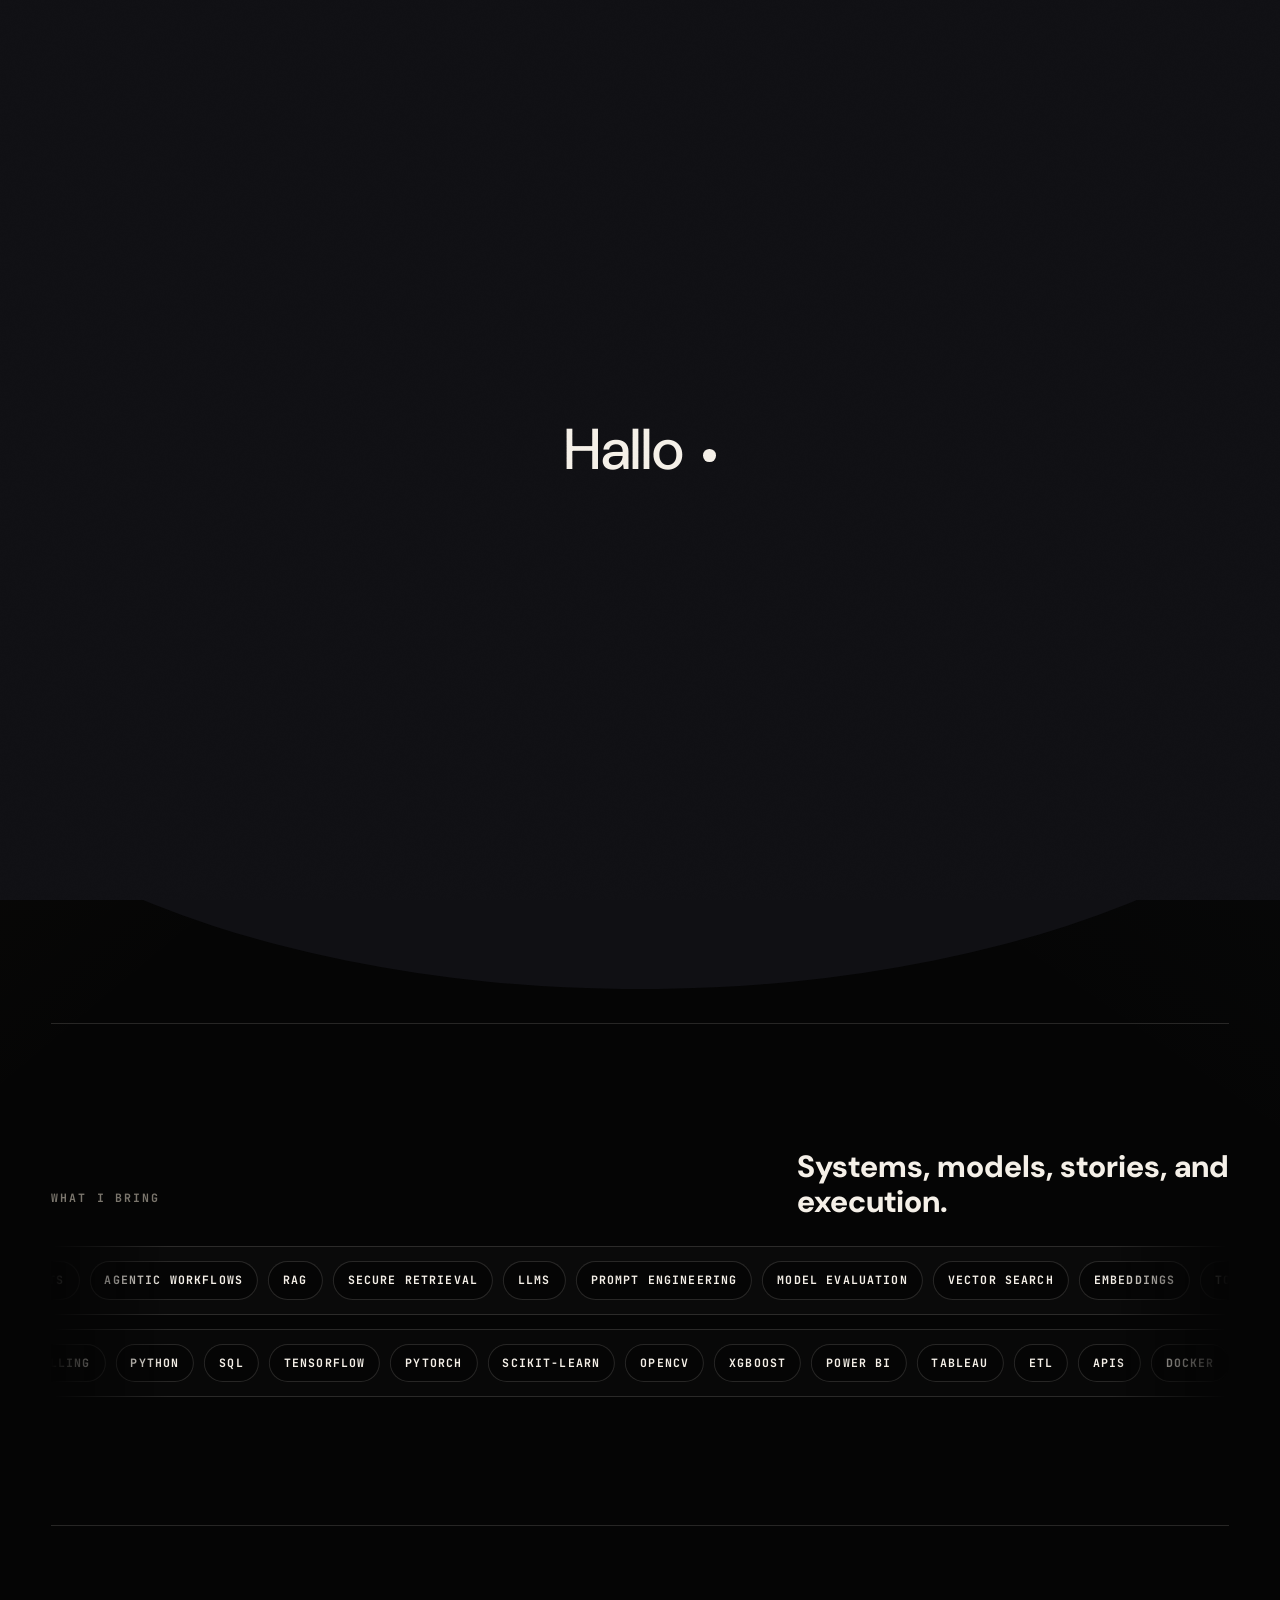
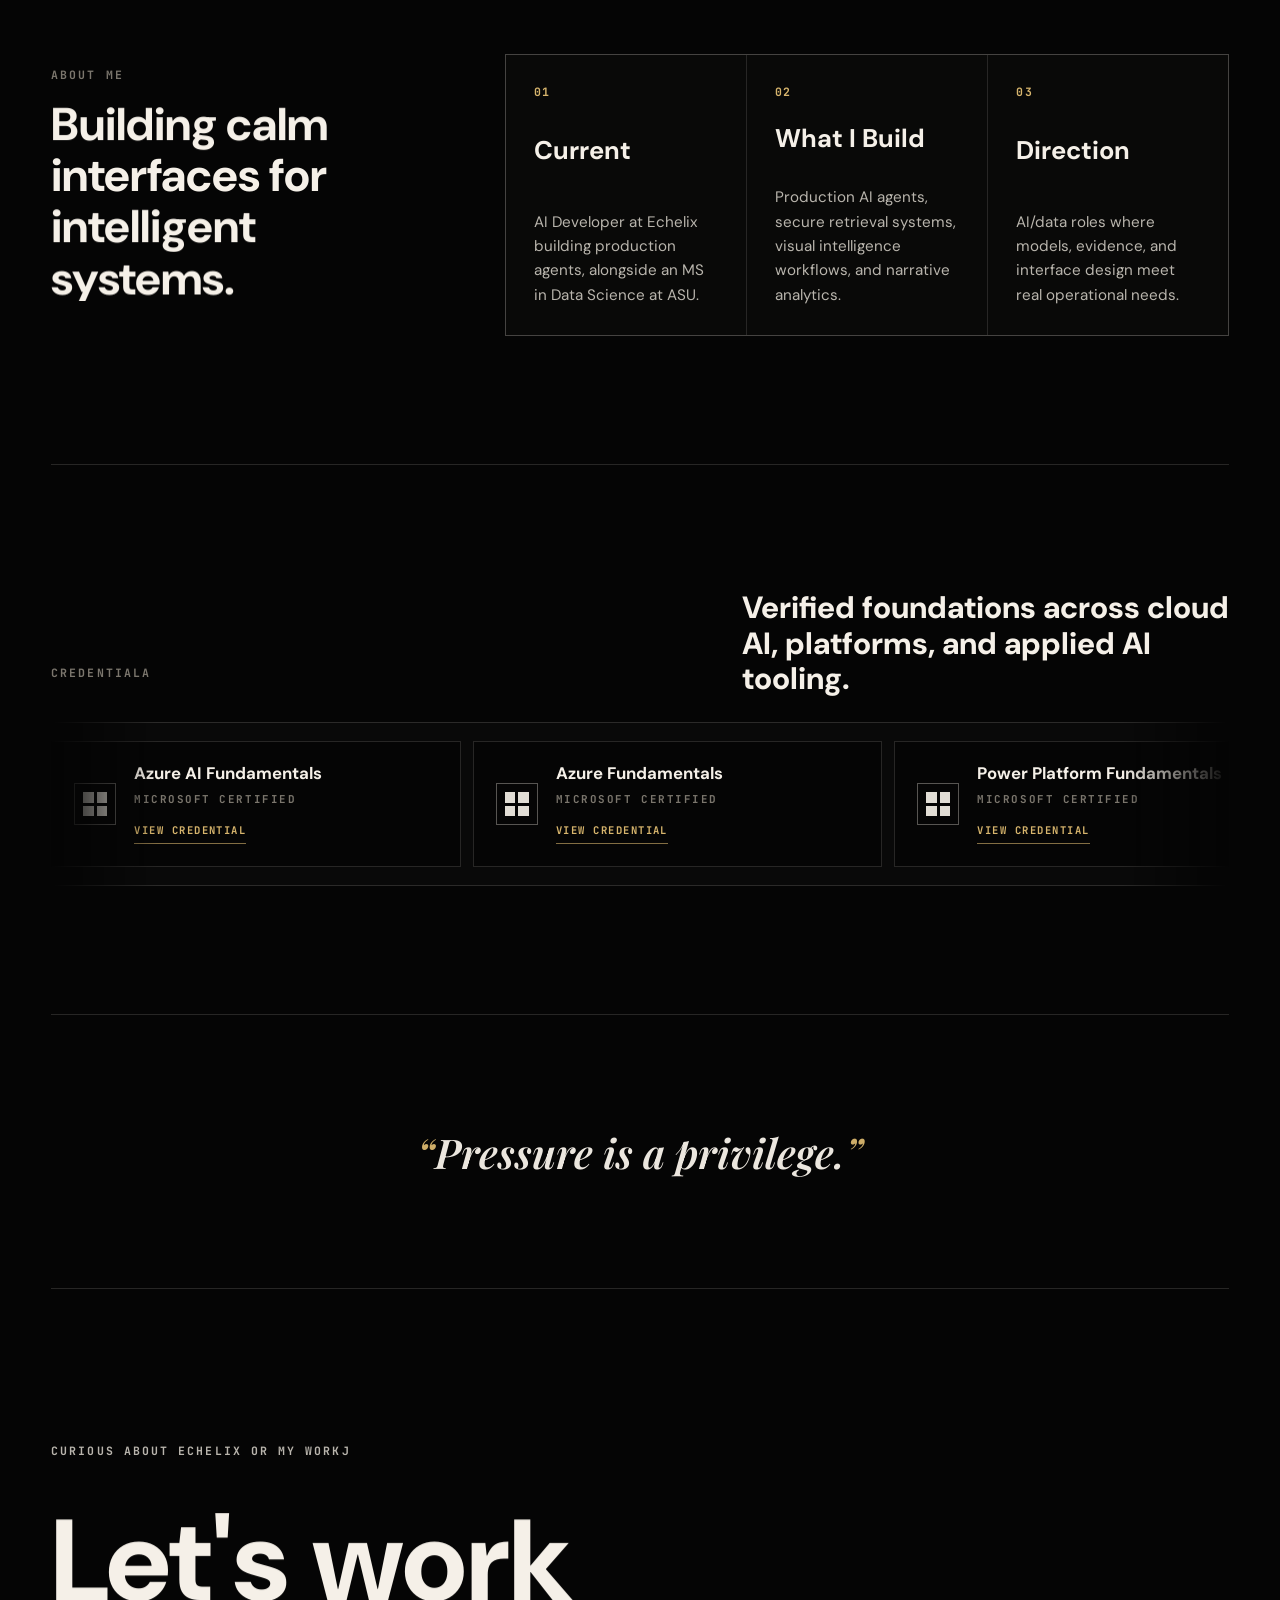
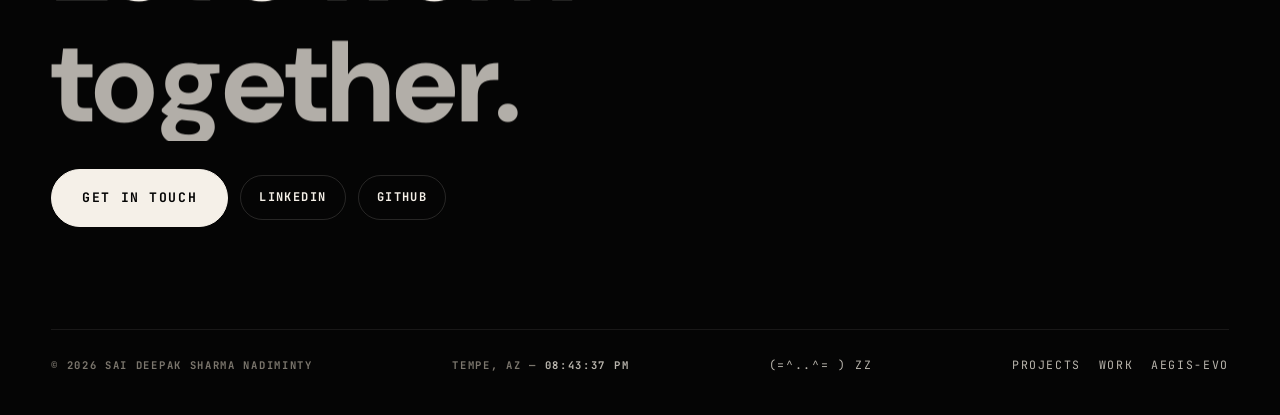
<file: index.html>
<!DOCTYPE html>
<html lang="en">
<head>
    <meta charset="UTF-8" />
    <meta name="viewport" content="width=device-width, initial-scale=1.0" />
    <title>Sai Deepak Sharma Nadiminty | AI/Data Portfolio</title>
    <meta name="description" content="Portfolio of Sai Deepak Sharma Nadiminty, AI developer at Echelix building production AI agents, applied AI systems, and data products." />
    <meta name="author" content="Sai Deepak Sharma Nadiminty" />
    <meta name="theme-color" content="#050505" />
    <link rel="icon" href="favicon.svg" type="image/svg+xml" />
    <link rel="icon" href="favicon-32.png" sizes="32x32" type="image/png" />
    <link rel="apple-touch-icon" href="apple-touch-icon.png" />
    <link rel="canonical" href="https://deepaksharma0801.github.io/Sai-Portfolio/" />
    <meta property="og:title" content="Sai Deepak Sharma Nadiminty | AI/Data Portfolio" />
    <meta property="og:description" content="Portfolio of Sai Deepak Sharma Nadiminty, AI developer at Echelix building production AI agents, applied AI systems, and data products." />
    <meta property="og:type" content="website" />
    <meta property="og:url" content="https://deepaksharma0801.github.io/Sai-Portfolio/" />
    <meta property="og:image" content="https://deepaksharma0801.github.io/Sai-Portfolio/og-image.jpg" />
    <meta name="twitter:card" content="summary_large_image" />
    <meta name="twitter:image" content="https://deepaksharma0801.github.io/Sai-Portfolio/og-image.jpg" />
    <link rel="preconnect" href="https://fonts.googleapis.com" />
    <link rel="preconnect" href="https://fonts.gstatic.com" crossorigin />
    <link href="https://fonts.googleapis.com/css2?family=DM+Sans:wght@400;500;600;700;800&amp;family=JetBrains+Mono:wght@400;600;700&amp;family=Playfair+Display:ital,wght@1,600&amp;display=swap" rel="stylesheet" />
    <script>
        (function () {
            var d = document.documentElement;
            var reduced = window.matchMedia("(prefers-reduced-motion: reduce)").matches;
            var arriving = false;
            try { arriving = !!sessionStorage.getItem("sdsn-transition"); } catch (e) {}
            if (arriving) d.classList.add("is-arriving");
            else if (!reduced) d.classList.add("is-loading");
            setTimeout(function () { d.classList.remove("is-arriving", "is-loading"); }, 4000);
        })();
    </script>
    <link rel="stylesheet" href="styles.css?v=next-3" />
    <noscript>
        <style>
            .loading-screen { display: none !important; }
            .luxury-reveal,
            .luxury-reveal [data-stagger] > * {
                opacity: 1 !important;
                transform: none !important;
            }
        </style>
    </noscript>
</head>
<body class="home-page" data-page="index">
    <div class="loading-screen" aria-hidden="true">
        <div class="rounded-div-wrap top"><div class="rounded-div"></div></div>
        <div class="loading-words">
            <span class="loading-word">Hello</span>
            <span class="dot"></span>
        </div>
        <div class="rounded-div-wrap bottom"><div class="rounded-div"></div></div>
    </div>
    <div class="menu-screen" aria-hidden="true">
        <nav class="menu-inner" aria-label="Site menu">
            <p class="menu-kicker">Navigation</p>
            <div class="menu-links">
                <a href="index.html"><span class="menu-num">01</span><span class="menu-label">Home</span></a>
                <a href="work.html"><span class="menu-num">02</span><span class="menu-label">Projects</span></a>
                <a href="profile.html"><span class="menu-num">03</span><span class="menu-label">Work</span></a>
                <a href="aegis-evo.html"><span class="menu-num">04</span><span class="menu-label">Aegis-Evo</span></a>
                <a href="resume_new.pdf"><span class="menu-num">05</span><span class="menu-label">Resume</span></a>
            </div>
            <div class="menu-meta">
                <div>
                    <p class="menu-kicker">Contact</p>
                    <a href="mailto:deepak.nadiminti@gmail.com">Email</a>
                    <a href="https://www.linkedin.com/in/sai-deepak-sharma-09518b210/" target="_blank" rel="noreferrer">LinkedIn</a>
                    <a href="https://github.com/deepaksharma0801" target="_blank" rel="noreferrer">GitHub</a>
                </div>
                <div>
                    <p class="menu-kicker">Local time</p>
                    <p>Tempe, AZ &#8212; <span data-clock></span></p>
                </div>
            </div>
        </nav>
        <div class="rounded-div-wrap bottom"><div class="rounded-div"></div></div>
    </div>


    <a class="skip-link" href="#main">Skip to content</a>

    <header class="site-header">
        <a class="brand" href="index.html" aria-label="SDSN home">SDSN</a>
        <div class="header-tools">
            <nav class="site-nav" aria-label="Primary navigation">
            <a href="work.html">Projects</a>
            <a href="profile.html">Work</a>
            <a href="aegis-evo.html">Aegis-Evo</a>
            <a href="resume_new.pdf">Resume</a>
        </nav>
            <a class="arcade-cat" href="arcade.html" aria-label="Enter the arcade" title="The arcade"><svg viewBox="0 0 12 8" shape-rendering="crispEdges" aria-hidden="true" focusable="false"><g fill="currentColor"><rect x="1" y="0" width="1" height="1"/><rect x="3" y="0" width="1" height="1"/><rect x="1" y="1" width="1" height="1"/><rect x="2" y="1" width="1" height="1"/><rect x="3" y="1" width="1" height="1"/><rect x="1" y="2" width="1" height="1"/><rect x="2" y="2" width="1" height="1"/><rect x="3" y="2" width="1" height="1"/><rect x="10" y="2" width="1" height="1"/><rect x="2" y="3" width="1" height="1"/><rect x="3" y="3" width="1" height="1"/><rect x="4" y="3" width="1" height="1"/><rect x="5" y="3" width="1" height="1"/><rect x="6" y="3" width="1" height="1"/><rect x="7" y="3" width="1" height="1"/><rect x="8" y="3" width="1" height="1"/><rect x="9" y="3" width="1" height="1"/><rect x="10" y="3" width="1" height="1"/><rect x="2" y="4" width="1" height="1"/><rect x="3" y="4" width="1" height="1"/><rect x="4" y="4" width="1" height="1"/><rect x="5" y="4" width="1" height="1"/><rect x="6" y="4" width="1" height="1"/><rect x="7" y="4" width="1" height="1"/><rect x="8" y="4" width="1" height="1"/><rect x="9" y="4" width="1" height="1"/><rect x="2" y="5" width="1" height="1"/><rect x="3" y="5" width="1" height="1"/><rect x="4" y="5" width="1" height="1"/><rect x="5" y="5" width="1" height="1"/><rect x="6" y="5" width="1" height="1"/><rect x="7" y="5" width="1" height="1"/><rect x="8" y="5" width="1" height="1"/><rect x="9" y="5" width="1" height="1"/><rect x="2" y="6" width="1" height="1"/><rect x="4" y="6" width="1" height="1"/><rect x="7" y="6" width="1" height="1"/><rect x="9" y="6" width="1" height="1"/><rect x="2" y="7" width="1" height="1"/><rect x="4" y="7" width="1" height="1"/><rect x="7" y="7" width="1" height="1"/><rect x="9" y="7" width="1" height="1"/></g></svg></a>
            <a class="status-pill" href="#contact" aria-label="Reach out to learn more about Echelix or my work"><i aria-hidden="true"></i><span>Reach out</span></a>
            <button class="palette-chip" type="button" data-palette-open aria-label="Open command palette (Ctrl+K)">&#8984;</button>
            <button class="nav-toggle" type="button" aria-label="Open navigation" aria-expanded="false"><span></span></button>
        </div>
    </header>

    <main id="main">
        <section class="home-hero luxury-reveal">
            <div class="home-copy">
                <p class="eyebrow">AI / DATA / SYSTEMS</p>
                <h1><span class="name-primary">Sai Deepak</span><span class="name-secondary">Sharma Nadiminty</span></h1>
                <p class="home-position">I design applied AI systems and data products that make complex signals usable.</p>
                <div class="signal-strip" aria-label="Current focus">
                    <span>AI Developer at Echelix</span>
                    <span>MS Data Science at ASU</span>
                    <span>Production Agents &amp; Systems</span>
                </div>
                <p class="home-note">
                    I work across secure retrieval, visual intelligence, predictive analytics, and data storytelling. My focus is building tools that feel calm to use, but rigorous underneath.
                </p>
                <div class="action-row">
                    <a class="button primary" href="work.html"><span>View Projects</span></a>
                    <a class="button" href="profile.html"><span>Work</span></a>
                    <a class="button" href="aegis-evo.html"><span>Case Study</span></a>
                    <a class="button ghost" href="resume_new.pdf"><span>Resume</span></a>
                    <a class="github-icon-link" href="https://github.com/deepaksharma0801" target="_blank" rel="noreferrer" aria-label="Open GitHub profile">
                        <svg viewBox="0 0 24 24" focusable="false" aria-hidden="true">
                            <path d="M12 2C6.48 2 2 6.58 2 12.22c0 4.5 2.86 8.32 6.84 9.67.5.1.68-.22.68-.49 0-.24-.01-1.04-.01-1.9-2.78.62-3.37-1.22-3.37-1.22-.45-1.18-1.11-1.49-1.11-1.49-.91-.64.07-.63.07-.63 1 .07 1.53 1.06 1.53 1.06.9 1.56 2.35 1.11 2.92.85.09-.66.35-1.11.63-1.37-2.22-.26-4.56-1.14-4.56-5.05 0-1.12.39-2.03 1.03-2.75-.1-.26-.45-1.3.1-2.71 0 0 .84-.27 2.75 1.05A9.32 9.32 0 0 1 12 6.9c.85 0 1.7.12 2.5.34 1.9-1.32 2.74-1.05 2.74-1.05.55 1.41.21 2.45.1 2.71.65.72 1.03 1.63 1.03 2.75 0 3.92-2.34 4.78-4.57 5.04.36.32.68.94.68 1.9 0 1.37-.01 2.47-.01 2.81 0 .27.18.59.69.49A10.05 10.05 0 0 0 22 12.22C22 6.58 17.52 2 12 2Z" />
                        </svg>
                    </a>
                </div>
                <a class="scroll-cue" href="#skills-ribbon-title" aria-label="Scroll to skills">
                    <span></span>
                    Scroll
                </a>
            </div>
            <aside class="home-media" aria-label="Portrait of Sai Deepak Sharma Nadiminty">
                <div class="portrait-scene">
                    <figure class="home-portrait">
                        <picture>
                            <source srcset="portrait-cutout.webp" type="image/webp" />
                            <img src="portrait-cutout.png" alt="Sai Deepak Sharma Nadiminty" width="832" height="1248" />
                        </picture>
                    </figure>
                </div>
            </aside>
        </section>

        <section class="skill-ribbon luxury-reveal" data-mood="cool" aria-labelledby="skills-ribbon-title">
            <div class="ribbon-heading">
                <p class="section-kicker" id="skills-ribbon-title">What I Bring</p>
                <strong>Systems, models, stories, and execution.</strong>
            </div>
            <div class="skill-marquee" aria-label="AI systems and agent technologies">
                <div class="skill-track">
                    <span>AI Agents</span>
                    <span>Agentic Workflows</span>
                    <span>RAG</span>
                    <span>Secure Retrieval</span>
                    <span>LLMs</span>
                    <span>Prompt Engineering</span>
                    <span>Model Evaluation</span>
                    <span>Vector Search</span>
                    <span>Embeddings</span>
                    <span>Tool Calling</span>
                    <span>Multimodal AI</span>
                    <span>Computer Vision</span>
                    <span>AGI Research</span>
                    <span>AI Safety</span>
                    <span>AI Agents</span>
                    <span>Agentic Workflows</span>
                    <span>RAG</span>
                    <span>Secure Retrieval</span>
                    <span>LLMs</span>
                    <span>Prompt Engineering</span>
                    <span>Model Evaluation</span>
                    <span>Vector Search</span>
                    <span>Embeddings</span>
                    <span>Tool Calling</span>
                    <span>Multimodal AI</span>
                    <span>Computer Vision</span>
                    <span>AGI Research</span>
                    <span>AI Safety</span>
                </div>
            </div>
            <div class="skill-marquee reverse" aria-label="Data, analytics, and engineering technologies">
                <div class="skill-track">
                    <span>Python</span>
                    <span>SQL</span>
                    <span>TensorFlow</span>
                    <span>PyTorch</span>
                    <span>Scikit-Learn</span>
                    <span>OpenCV</span>
                    <span>XGBoost</span>
                    <span>Power BI</span>
                    <span>Tableau</span>
                    <span>ETL</span>
                    <span>APIs</span>
                    <span>Docker</span>
                    <span>GitHub</span>
                    <span>Forecasting</span>
                    <span>Data Storytelling</span>
                    <span>Python</span>
                    <span>SQL</span>
                    <span>TensorFlow</span>
                    <span>PyTorch</span>
                    <span>Scikit-Learn</span>
                    <span>OpenCV</span>
                    <span>XGBoost</span>
                    <span>Power BI</span>
                    <span>Tableau</span>
                    <span>ETL</span>
                    <span>APIs</span>
                    <span>Docker</span>
                    <span>GitHub</span>
                    <span>Forecasting</span>
                    <span>Data Storytelling</span>
                </div>
            </div>
        </section>

        <section class="home-overview luxury-reveal" data-mood="warm" aria-labelledby="overview-title">
            <div>
                <p class="section-kicker" id="overview-title">About Me</p>
                <h2>Building calm interfaces for intelligent systems.</h2>
            </div>
            <div class="overview-grid" aria-label="Portfolio focus areas" data-stagger>
                <article>
                    <span>01</span>
                    <strong>Current</strong>
                    <p>AI Developer at Echelix building production agents, alongside an MS in Data Science at ASU.</p>
                </article>
                <article>
                    <span>02</span>
                    <strong>What I Build</strong>
                    <p>Production AI agents, secure retrieval systems, visual intelligence workflows, and narrative analytics.</p>
                </article>
                <article>
                    <span>03</span>
                    <strong>Direction</strong>
                    <p>AI/data roles where models, evidence, and interface design meet real operational needs.</p>
                </article>
            </div>
        </section>

        <section class="credential-strip luxury-reveal" data-mood="warm" aria-labelledby="credential-title">
            <div class="ribbon-heading">
                <p class="section-kicker" id="credential-title">Credentials</p>
                <strong>Verified foundations across cloud AI, platforms, and applied AI tooling.</strong>
            </div>
            <div class="credential-marquee" aria-label="Certifications and credentials">
                <div class="credential-track">
                    <a class="credential-card" href="https://learn.microsoft.com/en-us/users/NSDeepakSharma-5841/credentials/FE0ED9E50D56A40D?ref=https%3a%2f%2fwww.linkedin.com%2f">
                        <span class="logo-mark microsoft-mark" aria-hidden="true"><i></i><i></i><i></i><i></i></span>
                        <span><strong>Azure AI Fundamentals</strong><em>Microsoft Certified</em><b>View credential</b></span>
                    </a>
                    <a class="credential-card" href="https://learn.microsoft.com/en-us/users/nsdeepaksharma-5841/credentials/9ed4a5f6b6298a3?ref=https%3A%2F%2Fwww.linkedin.com%2F">
                        <span class="logo-mark microsoft-mark" aria-hidden="true"><i></i><i></i><i></i><i></i></span>
                        <span><strong>Azure Fundamentals</strong><em>Microsoft Certified</em><b>View credential</b></span>
                    </a>
                    <a class="credential-card" href="https://learn.microsoft.com/en-us/users/nsdeepaksharma-5841/credentials/A2FB8C8C0C4C7532?ref=https%3A%2F%2Fwww.linkedin.com%2F">
                        <span class="logo-mark microsoft-mark" aria-hidden="true"><i></i><i></i><i></i><i></i></span>
                        <span><strong>Power Platform Fundamentals</strong><em>Microsoft Certified</em><b>View credential</b></span>
                    </a>
                    <a class="credential-card" href="https://verify.skilljar.com/c/kc8pvhdf4278">
                        <span class="logo-mark anthropic-mark" aria-hidden="true">A</span>
                        <span><strong>Anthropic Credential</strong><em>Verified AI coursework</em><b>View credential</b></span>
                    </a>
                    <a class="credential-card" href="https://learn.microsoft.com/en-us/users/NSDeepakSharma-5841/credentials/FE0ED9E50D56A40D?ref=https%3a%2f%2fwww.linkedin.com%2f">
                        <span class="logo-mark microsoft-mark" aria-hidden="true"><i></i><i></i><i></i><i></i></span>
                        <span><strong>Azure AI Fundamentals</strong><em>Microsoft Certified</em><b>View credential</b></span>
                    </a>
                    <a class="credential-card" href="https://learn.microsoft.com/en-us/users/nsdeepaksharma-5841/credentials/9ed4a5f6b6298a3?ref=https%3A%2F%2Fwww.linkedin.com%2F">
                        <span class="logo-mark microsoft-mark" aria-hidden="true"><i></i><i></i><i></i><i></i></span>
                        <span><strong>Azure Fundamentals</strong><em>Microsoft Certified</em><b>View credential</b></span>
                    </a>
                    <a class="credential-card" href="https://learn.microsoft.com/en-us/users/nsdeepaksharma-5841/credentials/A2FB8C8C0C4C7532?ref=https%3A%2F%2Fwww.linkedin.com%2F">
                        <span class="logo-mark microsoft-mark" aria-hidden="true"><i></i><i></i><i></i><i></i></span>
                        <span><strong>Power Platform Fundamentals</strong><em>Microsoft Certified</em><b>View credential</b></span>
                    </a>
                    <a class="credential-card" href="https://verify.skilljar.com/c/kc8pvhdf4278">
                        <span class="logo-mark anthropic-mark" aria-hidden="true">A</span>
                        <span><strong>Anthropic Credential</strong><em>Verified AI coursework</em><b>View credential</b></span>
                    </a>
                </div>
            </div>
        </section>

        <section class="closing-quote luxury-reveal" aria-label="Personal motto">
            <blockquote>Pressure is a privilege.</blockquote>
        </section>
    </main>

    <footer class="site-footer luxury-reveal" id="contact">
        <div class="footer-cta">
            <p class="eyebrow">Curious about Echelix or my work?</p>
            <h2 class="footer-title"><span>Let's work</span><span class="footer-title-accent">together.</span></h2>
            <div class="footer-actions">
                <a class="button primary pill-lg" href="mailto:deepak.nadiminti@gmail.com"><span>Get in touch</span></a>
                <a class="button" href="https://www.linkedin.com/in/sai-deepak-sharma-09518b210/" target="_blank" rel="noreferrer"><span>LinkedIn</span></a>
                <a class="button" href="https://github.com/deepaksharma0801" target="_blank" rel="noreferrer"><span>GitHub</span></a>
            </div>
        </div>
        <div class="footer-meta">
            <p>© 2026 Sai Deepak Sharma Nadiminty</p>
            <p class="footer-time">Tempe, AZ &#8212; <span data-clock></span></p>
            <a class="footer-cat" href="arcade.html" aria-label="A sleeping pixel cat. Wake it at your own risk.">(=^..^= ) zZ</a>
            <div class="footer-links">
                <a href="work.html">Projects</a>
                <a href="profile.html">Work</a>
                <a href="aegis-evo.html">Aegis-Evo</a>
            </div>
        </div>
    </footer>

    <script src="assets/vendor/gsap.min.js"></script>
    <script src="assets/vendor/ScrollTrigger.min.js"></script>
    <script src="assets/vendor/lenis.min.js"></script>
    <script src="script.js?v=next-3"></script>
    <script src="motion.js?v=next-3"></script>
    <script src="extras.js?v=next-3"></script>
</body>
</html>
</file>
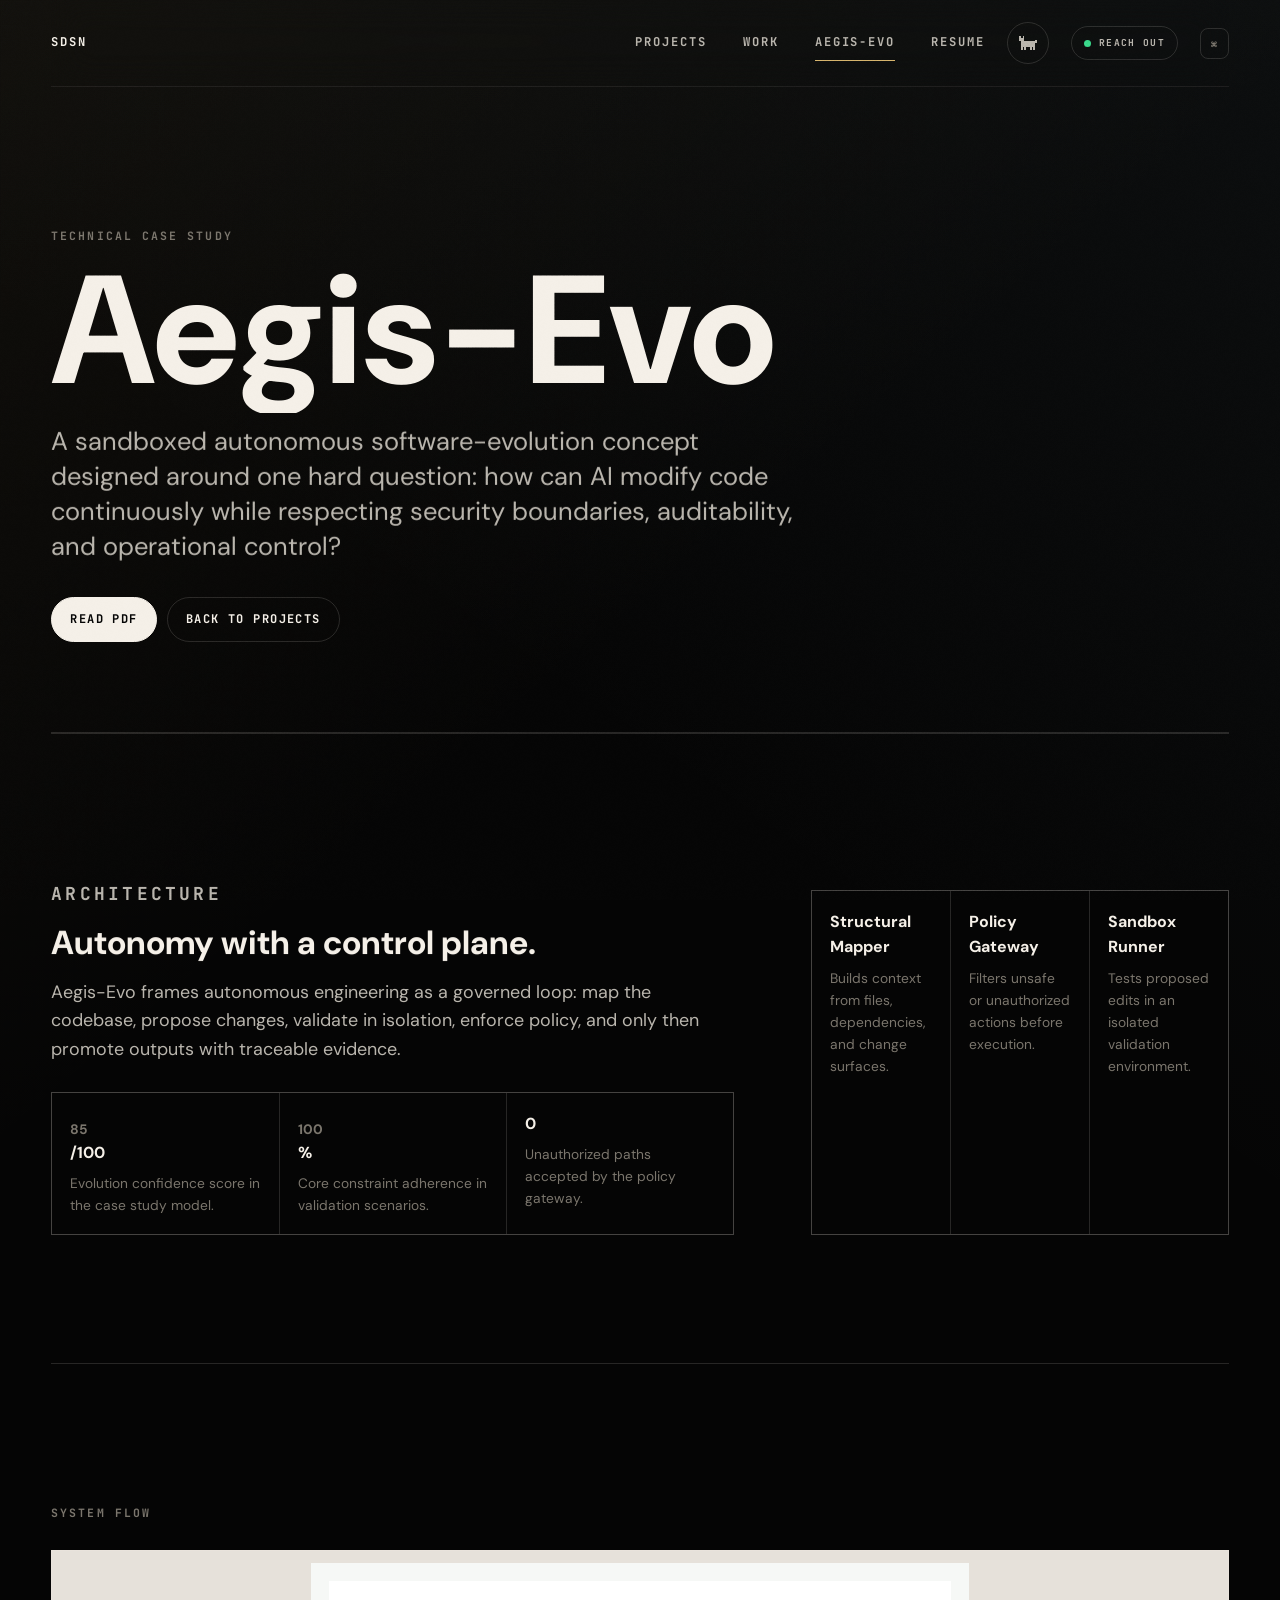
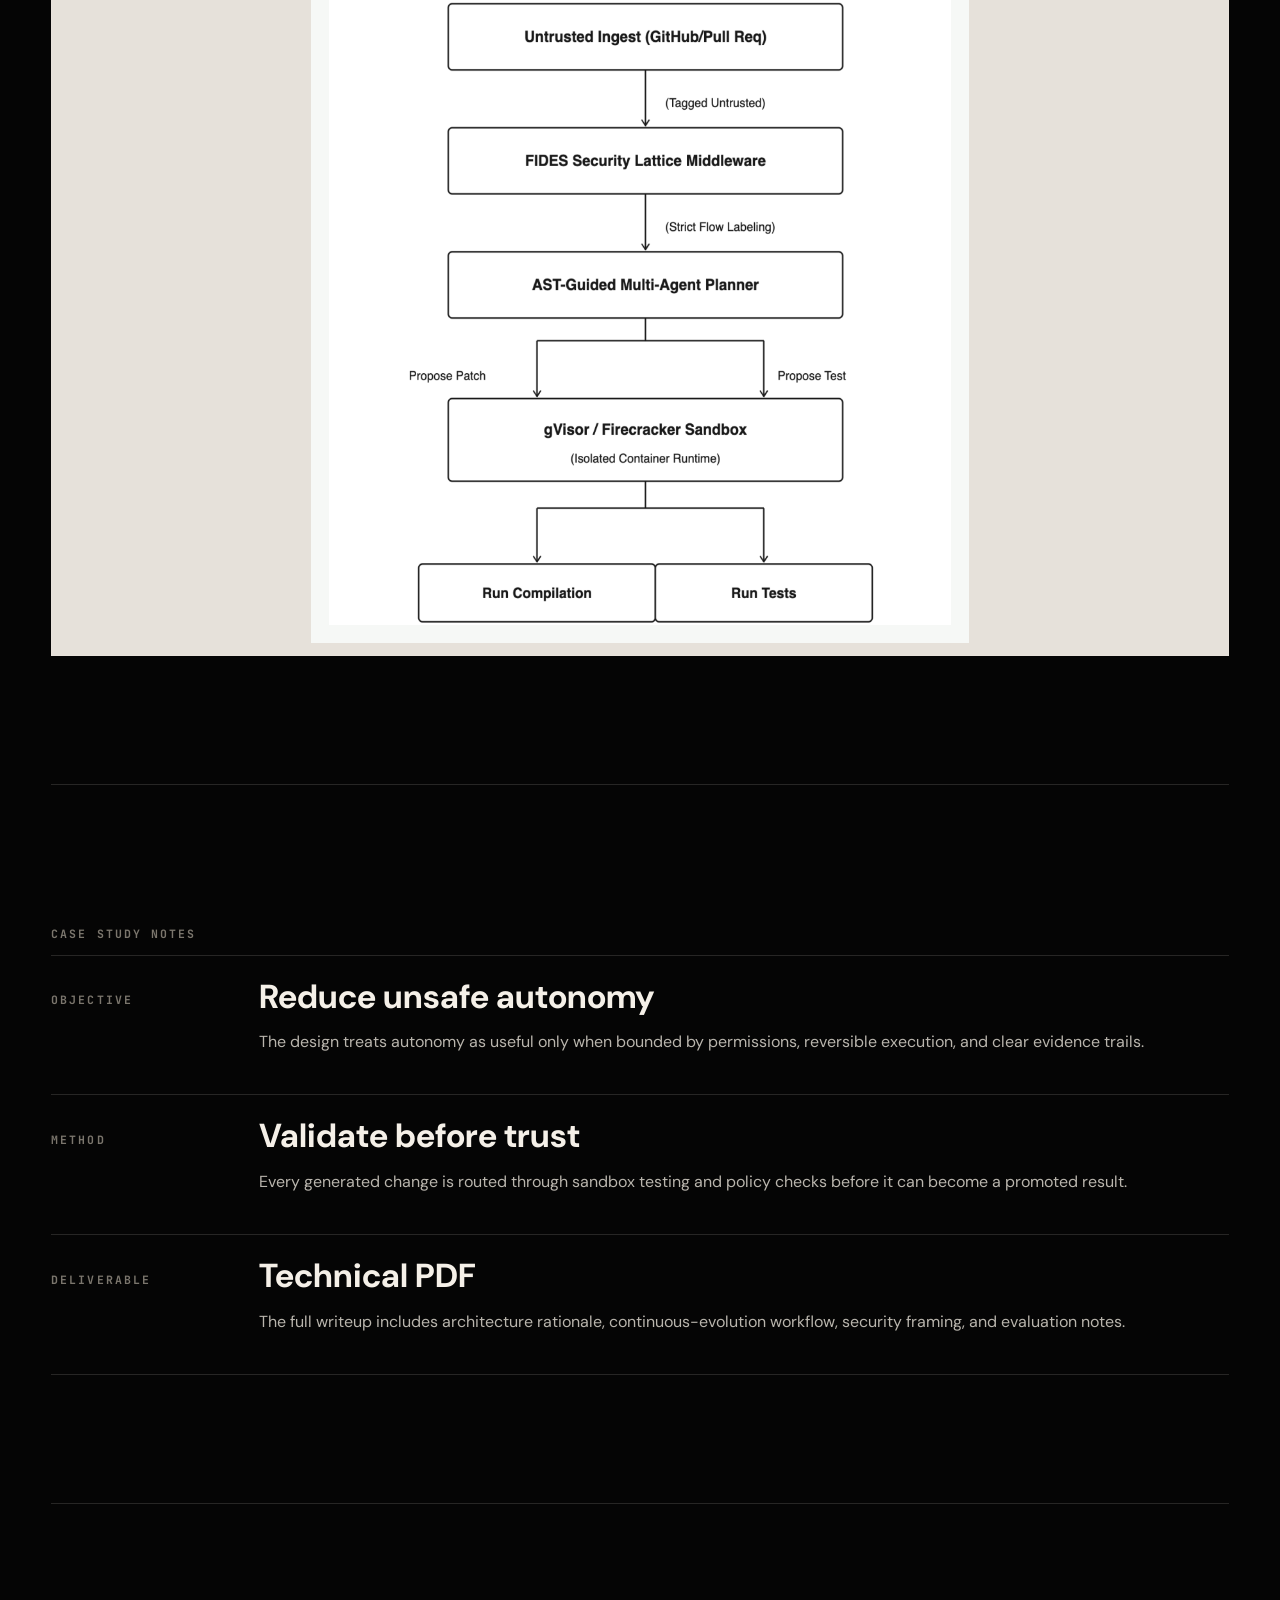
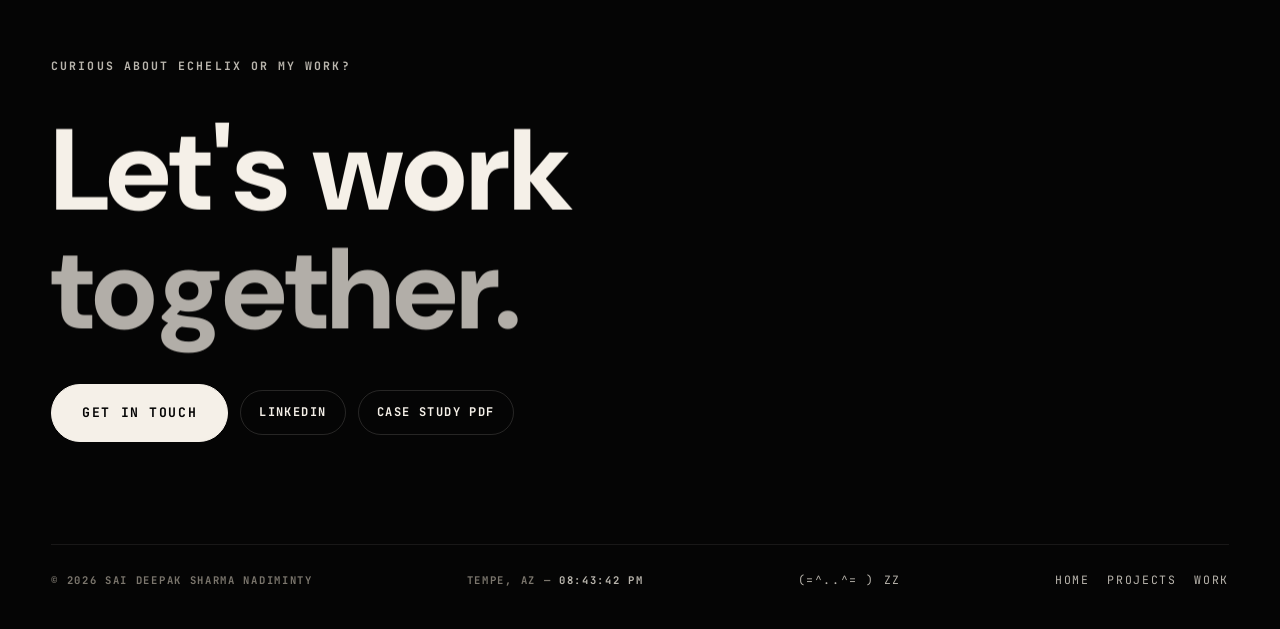
<file: aegis-evo.html>
<!DOCTYPE html>
<html lang="en">
<head>
    <meta charset="UTF-8" />
    <meta name="viewport" content="width=device-width, initial-scale=1.0" />
    <title>Aegis-Evo | Sai Deepak Sharma Nadiminty</title>
    <meta name="description" content="Aegis-Evo technical case study by Sai Deepak Sharma Nadiminty." />
    <meta name="theme-color" content="#050505" />
    <link rel="icon" href="favicon.svg" type="image/svg+xml" />
    <link rel="icon" href="favicon-32.png" sizes="32x32" type="image/png" />
    <link rel="apple-touch-icon" href="apple-touch-icon.png" />
    <link rel="canonical" href="https://deepaksharma0801.github.io/Sai-Portfolio/aegis-evo.html" />
    <meta property="og:title" content="Aegis-Evo | Sai Deepak Sharma Nadiminty" />
    <meta property="og:description" content="Aegis-Evo technical case study by Sai Deepak Sharma Nadiminty." />
    <meta property="og:type" content="website" />
    <meta property="og:url" content="https://deepaksharma0801.github.io/Sai-Portfolio/aegis-evo.html" />
    <meta property="og:image" content="https://deepaksharma0801.github.io/Sai-Portfolio/og-image.jpg" />
    <meta name="twitter:card" content="summary_large_image" />
    <meta name="twitter:image" content="https://deepaksharma0801.github.io/Sai-Portfolio/og-image.jpg" />
    <link rel="preconnect" href="https://fonts.googleapis.com" />
    <link rel="preconnect" href="https://fonts.gstatic.com" crossorigin />
    <link href="https://fonts.googleapis.com/css2?family=DM+Sans:wght@400;500;600;700;800&amp;family=JetBrains+Mono:wght@400;600;700&amp;family=Playfair+Display:ital,wght@1,600&amp;display=swap" rel="stylesheet" />
    <script>
        (function () {
            var d = document.documentElement;
            try {
                if (sessionStorage.getItem("sdsn-transition")) d.classList.add("is-arriving");
            } catch (e) {}
            setTimeout(function () { d.classList.remove("is-arriving"); }, 4000);
        })();
    </script>
    <link rel="stylesheet" href="styles.css?v=next-3" />
    <noscript>
        <style>
            .loading-screen { display: none !important; }
            .luxury-reveal,
            .luxury-reveal [data-stagger] > *,
            .luxury-reveal .flowchart img {
                opacity: 1 !important;
                transform: none !important;
            }
        </style>
    </noscript>
</head>
<body data-page="aegis-evo">
    <div class="loading-screen" aria-hidden="true">
        <div class="rounded-div-wrap top"><div class="rounded-div"></div></div>
        <div class="loading-words">
            <span class="loading-word"></span>
            <span class="dot"></span>
        </div>
        <div class="rounded-div-wrap bottom"><div class="rounded-div"></div></div>
    </div>
    <div class="menu-screen" aria-hidden="true">
        <nav class="menu-inner" aria-label="Site menu">
            <p class="menu-kicker">Navigation</p>
            <div class="menu-links">
                <a href="index.html"><span class="menu-num">01</span><span class="menu-label">Home</span></a>
                <a href="work.html"><span class="menu-num">02</span><span class="menu-label">Projects</span></a>
                <a href="profile.html"><span class="menu-num">03</span><span class="menu-label">Work</span></a>
                <a href="aegis-evo.html"><span class="menu-num">04</span><span class="menu-label">Aegis-Evo</span></a>
                <a href="resume_new.pdf"><span class="menu-num">05</span><span class="menu-label">Resume</span></a>
            </div>
            <div class="menu-meta">
                <div>
                    <p class="menu-kicker">Contact</p>
                    <a href="mailto:deepak.nadiminti@gmail.com">Email</a>
                    <a href="https://www.linkedin.com/in/sai-deepak-sharma-09518b210/" target="_blank" rel="noreferrer">LinkedIn</a>
                    <a href="https://github.com/deepaksharma0801" target="_blank" rel="noreferrer">GitHub</a>
                </div>
                <div>
                    <p class="menu-kicker">Local time</p>
                    <p>Tempe, AZ &#8212; <span data-clock></span></p>
                </div>
            </div>
        </nav>
        <div class="rounded-div-wrap bottom"><div class="rounded-div"></div></div>
    </div>

    <a class="skip-link" href="#main">Skip to content</a>
    <header class="site-header">
        <a class="brand" href="index.html" aria-label="SDSN home">SDSN</a>
        <div class="header-tools">
            <nav class="site-nav" aria-label="Primary navigation">
            <a href="work.html">Projects</a>
            <a href="profile.html">Work</a>
            <a href="aegis-evo.html">Aegis-Evo</a>
            <a href="resume_new.pdf">Resume</a>
        </nav>
            <a class="arcade-cat" href="arcade.html" aria-label="Enter the arcade" title="The arcade"><svg viewBox="0 0 12 8" shape-rendering="crispEdges" aria-hidden="true" focusable="false"><g fill="currentColor"><rect x="1" y="0" width="1" height="1"/><rect x="3" y="0" width="1" height="1"/><rect x="1" y="1" width="1" height="1"/><rect x="2" y="1" width="1" height="1"/><rect x="3" y="1" width="1" height="1"/><rect x="1" y="2" width="1" height="1"/><rect x="2" y="2" width="1" height="1"/><rect x="3" y="2" width="1" height="1"/><rect x="10" y="2" width="1" height="1"/><rect x="2" y="3" width="1" height="1"/><rect x="3" y="3" width="1" height="1"/><rect x="4" y="3" width="1" height="1"/><rect x="5" y="3" width="1" height="1"/><rect x="6" y="3" width="1" height="1"/><rect x="7" y="3" width="1" height="1"/><rect x="8" y="3" width="1" height="1"/><rect x="9" y="3" width="1" height="1"/><rect x="10" y="3" width="1" height="1"/><rect x="2" y="4" width="1" height="1"/><rect x="3" y="4" width="1" height="1"/><rect x="4" y="4" width="1" height="1"/><rect x="5" y="4" width="1" height="1"/><rect x="6" y="4" width="1" height="1"/><rect x="7" y="4" width="1" height="1"/><rect x="8" y="4" width="1" height="1"/><rect x="9" y="4" width="1" height="1"/><rect x="2" y="5" width="1" height="1"/><rect x="3" y="5" width="1" height="1"/><rect x="4" y="5" width="1" height="1"/><rect x="5" y="5" width="1" height="1"/><rect x="6" y="5" width="1" height="1"/><rect x="7" y="5" width="1" height="1"/><rect x="8" y="5" width="1" height="1"/><rect x="9" y="5" width="1" height="1"/><rect x="2" y="6" width="1" height="1"/><rect x="4" y="6" width="1" height="1"/><rect x="7" y="6" width="1" height="1"/><rect x="9" y="6" width="1" height="1"/><rect x="2" y="7" width="1" height="1"/><rect x="4" y="7" width="1" height="1"/><rect x="7" y="7" width="1" height="1"/><rect x="9" y="7" width="1" height="1"/></g></svg></a>
            <a class="status-pill" href="#contact" aria-label="Reach out to learn more about Echelix or my work"><i aria-hidden="true"></i><span>Reach out</span></a>
            <button class="palette-chip" type="button" data-palette-open aria-label="Open command palette (Ctrl+K)">&#8984;</button>
            <button class="nav-toggle" type="button" aria-label="Open navigation" aria-expanded="false"><span></span></button>
        </div>
    </header>

    <main id="main">
        <section class="page-hero luxury-reveal">
            <p class="eyebrow">Technical Case Study</p>
            <h1>Aegis-Evo</h1>
            <p class="lede">A sandboxed autonomous software-evolution concept designed around one hard question: how can AI modify code continuously while respecting security boundaries, auditability, and operational control?</p>
            <div class="action-row">
                <a class="button primary" href="aegis-evo-case-study.pdf"><span>Read PDF</span></a>
                <a class="button" href="work.html"><span>Back to Projects</span></a>
            </div>
        </section>

        <section class="page-section case-layout luxury-reveal" data-mood="cool">
            <div class="case-copy">
                <p class="section-kicker">Architecture</p>
                <h2>Autonomy with a control plane.</h2>
                <p>Aegis-Evo frames autonomous engineering as a governed loop: map the codebase, propose changes, validate in isolation, enforce policy, and only then promote outputs with traceable evidence.</p>
                <div class="metric-grid" aria-label="Case study metrics" data-stagger>
                    <div class="metric"><strong><span data-count="85">85</span>/100</strong><span>Evolution confidence score in the case study model.</span></div>
                    <div class="metric"><strong><span data-count="100">100</span>%</strong><span>Core constraint adherence in validation scenarios.</span></div>
                    <div class="metric"><strong>0</strong><span>Unauthorized paths accepted by the policy gateway.</span></div>
                </div>
            </div>
            <aside class="profile-grid" aria-label="Architecture modules" data-stagger>
                <div class="profile-card"><strong>Structural Mapper</strong><span>Builds context from files, dependencies, and change surfaces.</span></div>
                <div class="profile-card"><strong>Policy Gateway</strong><span>Filters unsafe or unauthorized actions before execution.</span></div>
                <div class="profile-card"><strong>Sandbox Runner</strong><span>Tests proposed edits in an isolated validation environment.</span></div>
            </aside>
        </section>

        <section class="page-section luxury-reveal" aria-labelledby="flow-heading">
            <p class="section-kicker" id="flow-heading">System Flow</p>
            <div class="flowchart">
                <img src="aegis-evo-flowchart.png" alt="Aegis-Evo architecture flowchart showing autonomous evolution and sandboxed security stages" loading="lazy" decoding="async" />
            </div>
        </section>

        <section class="page-section luxury-reveal">
            <p class="section-kicker">Case Study Notes</p>
            <div class="timeline" data-stagger>
                <article class="timeline-item">
                    <p class="meta">Objective</p>
                    <div>
                        <h3>Reduce unsafe autonomy</h3>
                        <p class="body-copy">The design treats autonomy as useful only when bounded by permissions, reversible execution, and clear evidence trails.</p>
                    </div>
                </article>
                <article class="timeline-item">
                    <p class="meta">Method</p>
                    <div>
                        <h3>Validate before trust</h3>
                        <p class="body-copy">Every generated change is routed through sandbox testing and policy checks before it can become a promoted result.</p>
                    </div>
                </article>
                <article class="timeline-item">
                    <p class="meta">Deliverable</p>
                    <div>
                        <h3>Technical PDF</h3>
                        <p class="body-copy">The full writeup includes architecture rationale, continuous-evolution workflow, security framing, and evaluation notes.</p>
                    </div>
                </article>
            </div>
        </section>
    </main>

    <footer class="site-footer luxury-reveal" id="contact">
        <div class="footer-cta">
            <p class="eyebrow">Curious about Echelix or my work?</p>
            <h2 class="footer-title"><span>Let's work</span><span class="footer-title-accent">together.</span></h2>
            <div class="footer-actions">
                <a class="button primary pill-lg" href="mailto:deepak.nadiminti@gmail.com"><span>Get in touch</span></a>
                <a class="button" href="https://www.linkedin.com/in/sai-deepak-sharma-09518b210/" target="_blank" rel="noreferrer"><span>LinkedIn</span></a>
                <a class="button" href="aegis-evo-case-study.pdf"><span>Case Study PDF</span></a>
            </div>
        </div>
        <div class="footer-meta">
            <p>© 2026 Sai Deepak Sharma Nadiminty</p>
            <p class="footer-time">Tempe, AZ &#8212; <span data-clock></span></p>
            <a class="footer-cat" href="arcade.html" aria-label="A sleeping pixel cat. Wake it at your own risk.">(=^..^= ) zZ</a>
            <div class="footer-links">
                <a href="index.html">Home</a>
                <a href="work.html">Projects</a>
                <a href="profile.html">Work</a>
            </div>
        </div>
    </footer>
    <script src="assets/vendor/gsap.min.js"></script>
    <script src="assets/vendor/ScrollTrigger.min.js"></script>
    <script src="assets/vendor/lenis.min.js"></script>
    <script src="script.js?v=next-3"></script>
    <script src="motion.js?v=next-3"></script>
    <script src="extras.js?v=next-3"></script>
</body>
</html>
</file>
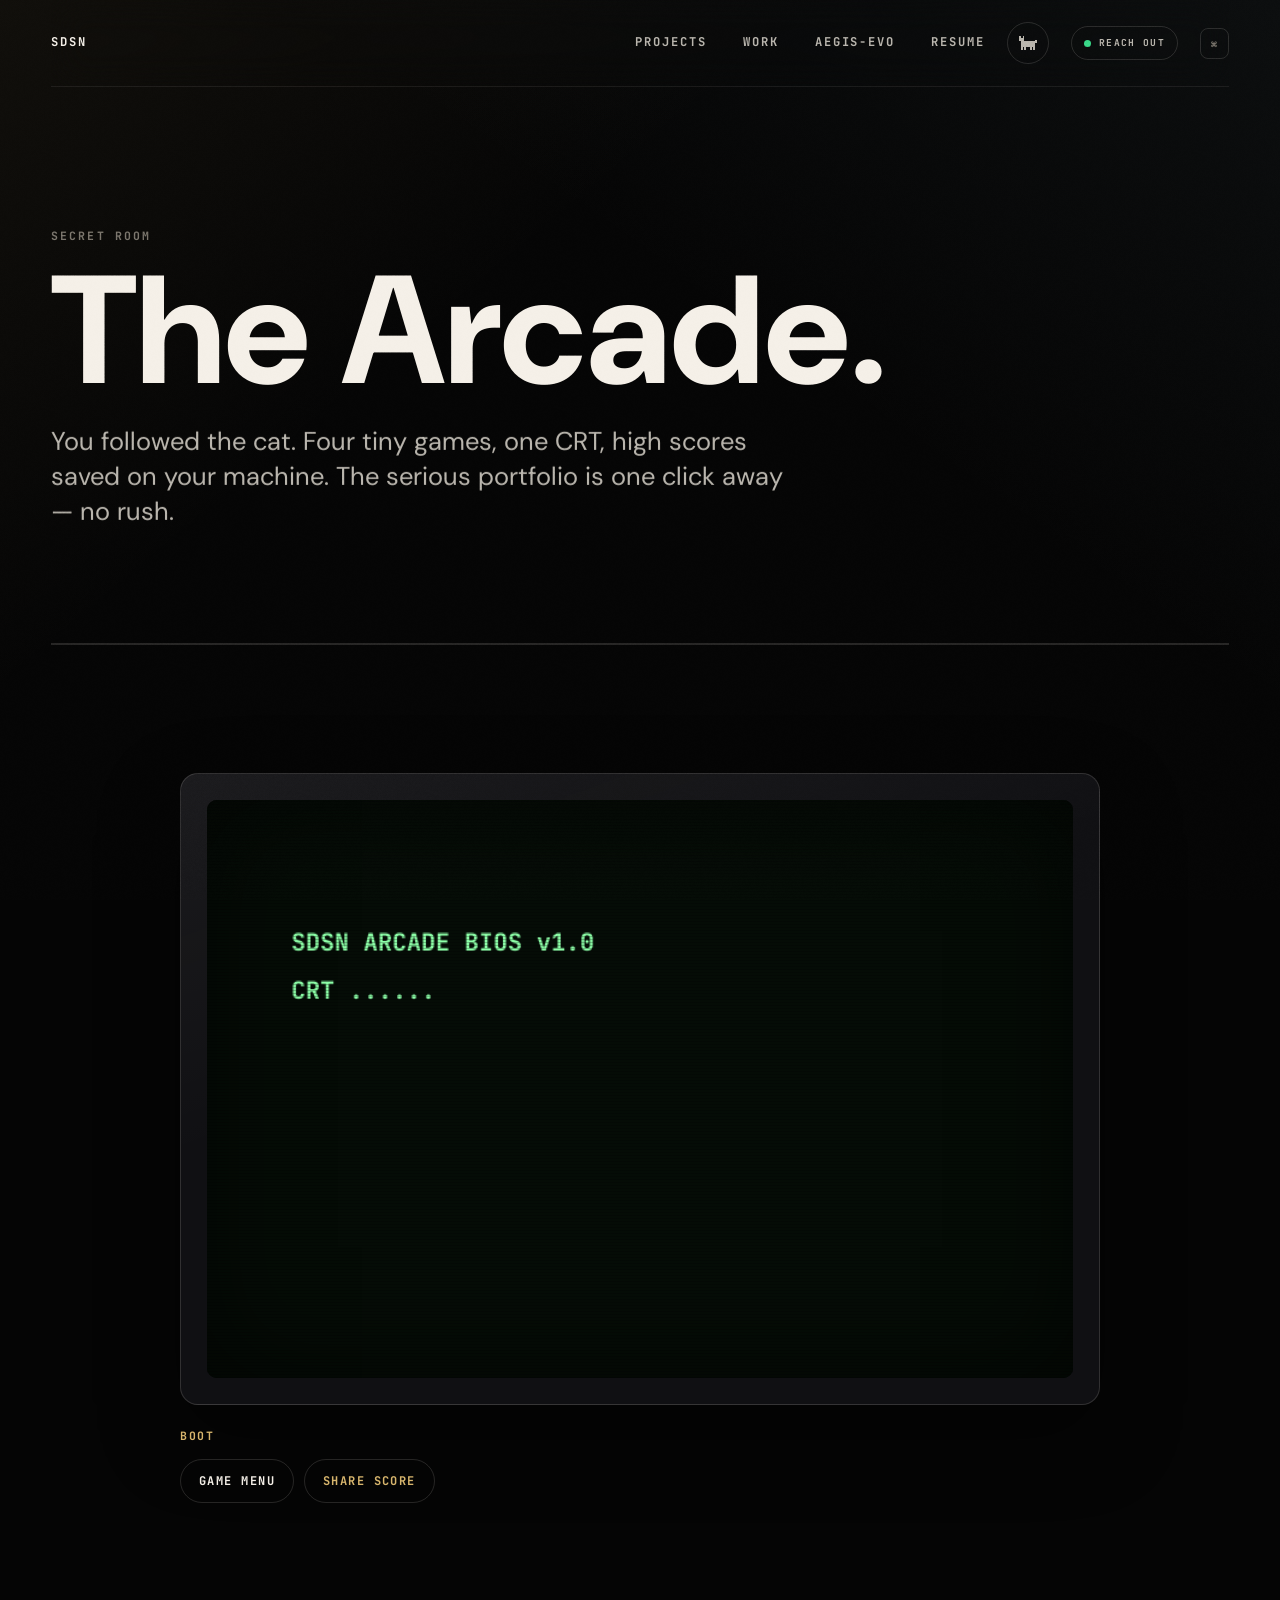
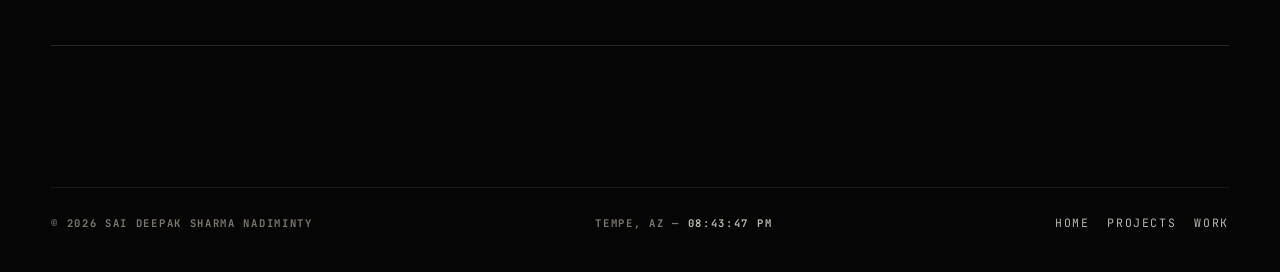
<file: arcade.html>
<!DOCTYPE html>
<html lang="en">
<head>
    <meta charset="UTF-8" />
    <meta name="viewport" content="width=device-width, initial-scale=1.0" />
    <title>Arcade | Sai Deepak Sharma Nadiminty</title>
    <meta name="description" content="The secret arcade: four tiny games hiding inside Sai Deepak Sharma Nadiminty's portfolio." />
    <meta name="robots" content="noindex" />
    <meta name="theme-color" content="#050505" />
    <link rel="icon" href="favicon.svg" type="image/svg+xml" />
    <link rel="icon" href="favicon-32.png" sizes="32x32" type="image/png" />
    <link rel="apple-touch-icon" href="apple-touch-icon.png" />
    <link rel="canonical" href="https://deepaksharma0801.github.io/Sai-Portfolio/arcade.html" />
    <meta property="og:title" content="Arcade | Sai Deepak Sharma Nadiminty" />
    <meta property="og:description" content="The secret arcade: four tiny games hiding inside Sai Deepak Sharma Nadiminty's portfolio." />
    <meta property="og:type" content="website" />
    <meta property="og:url" content="https://deepaksharma0801.github.io/Sai-Portfolio/arcade.html" />
    <meta property="og:image" content="https://deepaksharma0801.github.io/Sai-Portfolio/og-image.jpg" />
    <meta name="twitter:card" content="summary_large_image" />
    <meta name="twitter:image" content="https://deepaksharma0801.github.io/Sai-Portfolio/og-image.jpg" />
    <link rel="preconnect" href="https://fonts.googleapis.com" />
    <link rel="preconnect" href="https://fonts.gstatic.com" crossorigin />
    <link href="https://fonts.googleapis.com/css2?family=DM+Sans:wght@400;500;600;700;800&amp;family=JetBrains+Mono:wght@400;600;700&amp;family=Playfair+Display:ital,wght@1,600&amp;display=swap" rel="stylesheet" />
    <script>
        (function () {
            var d = document.documentElement;
            try {
                if (sessionStorage.getItem("sdsn-transition")) d.classList.add("is-arriving");
            } catch (e) {}
            setTimeout(function () { d.classList.remove("is-arriving"); }, 4000);
        })();
    </script>
    <link rel="stylesheet" href="styles.css?v=next-3" />
    <noscript>
        <style>
            .loading-screen { display: none !important; }
            .luxury-reveal,
            .luxury-reveal [data-stagger] > * {
                opacity: 1 !important;
                transform: none !important;
            }
        </style>
    </noscript>
</head>
<body data-page="arcade">
    <div class="loading-screen" aria-hidden="true">
        <div class="rounded-div-wrap top"><div class="rounded-div"></div></div>
        <div class="loading-words">
            <span class="loading-word"></span>
            <span class="dot"></span>
        </div>
        <div class="rounded-div-wrap bottom"><div class="rounded-div"></div></div>
    </div>
    <div class="menu-screen" aria-hidden="true">
        <nav class="menu-inner" aria-label="Site menu">
            <p class="menu-kicker">Navigation</p>
            <div class="menu-links">
                <a href="index.html"><span class="menu-num">01</span><span class="menu-label">Home</span></a>
                <a href="work.html"><span class="menu-num">02</span><span class="menu-label">Projects</span></a>
                <a href="profile.html"><span class="menu-num">03</span><span class="menu-label">Work</span></a>
                <a href="aegis-evo.html"><span class="menu-num">04</span><span class="menu-label">Aegis-Evo</span></a>
                <a href="resume_new.pdf"><span class="menu-num">05</span><span class="menu-label">Resume</span></a>
            </div>
            <div class="menu-meta">
                <div>
                    <p class="menu-kicker">Contact</p>
                    <a href="mailto:deepak.nadiminti@gmail.com">Email</a>
                    <a href="https://www.linkedin.com/in/sai-deepak-sharma-09518b210/" target="_blank" rel="noreferrer">LinkedIn</a>
                    <a href="https://github.com/deepaksharma0801" target="_blank" rel="noreferrer">GitHub</a>
                </div>
                <div>
                    <p class="menu-kicker">Local time</p>
                    <p>Tempe, AZ &#8212; <span data-clock></span></p>
                </div>
            </div>
        </nav>
        <div class="rounded-div-wrap bottom"><div class="rounded-div"></div></div>
    </div>

    <a class="skip-link" href="#main">Skip to content</a>
    <header class="site-header">
        <a class="brand" href="index.html" aria-label="SDSN home">SDSN</a>
        <div class="header-tools">
            <nav class="site-nav" aria-label="Primary navigation">
            <a href="work.html">Projects</a>
            <a href="profile.html">Work</a>
            <a href="aegis-evo.html">Aegis-Evo</a>
            <a href="resume_new.pdf">Resume</a>
        </nav>
            <a class="arcade-cat" href="arcade.html" aria-label="Enter the arcade" title="The arcade"><svg viewBox="0 0 12 8" shape-rendering="crispEdges" aria-hidden="true" focusable="false"><g fill="currentColor"><rect x="1" y="0" width="1" height="1"/><rect x="3" y="0" width="1" height="1"/><rect x="1" y="1" width="1" height="1"/><rect x="2" y="1" width="1" height="1"/><rect x="3" y="1" width="1" height="1"/><rect x="1" y="2" width="1" height="1"/><rect x="2" y="2" width="1" height="1"/><rect x="3" y="2" width="1" height="1"/><rect x="10" y="2" width="1" height="1"/><rect x="2" y="3" width="1" height="1"/><rect x="3" y="3" width="1" height="1"/><rect x="4" y="3" width="1" height="1"/><rect x="5" y="3" width="1" height="1"/><rect x="6" y="3" width="1" height="1"/><rect x="7" y="3" width="1" height="1"/><rect x="8" y="3" width="1" height="1"/><rect x="9" y="3" width="1" height="1"/><rect x="10" y="3" width="1" height="1"/><rect x="2" y="4" width="1" height="1"/><rect x="3" y="4" width="1" height="1"/><rect x="4" y="4" width="1" height="1"/><rect x="5" y="4" width="1" height="1"/><rect x="6" y="4" width="1" height="1"/><rect x="7" y="4" width="1" height="1"/><rect x="8" y="4" width="1" height="1"/><rect x="9" y="4" width="1" height="1"/><rect x="2" y="5" width="1" height="1"/><rect x="3" y="5" width="1" height="1"/><rect x="4" y="5" width="1" height="1"/><rect x="5" y="5" width="1" height="1"/><rect x="6" y="5" width="1" height="1"/><rect x="7" y="5" width="1" height="1"/><rect x="8" y="5" width="1" height="1"/><rect x="9" y="5" width="1" height="1"/><rect x="2" y="6" width="1" height="1"/><rect x="4" y="6" width="1" height="1"/><rect x="7" y="6" width="1" height="1"/><rect x="9" y="6" width="1" height="1"/><rect x="2" y="7" width="1" height="1"/><rect x="4" y="7" width="1" height="1"/><rect x="7" y="7" width="1" height="1"/><rect x="9" y="7" width="1" height="1"/></g></svg></a>
            <a class="status-pill" href="#contact" aria-label="Reach out to learn more about Echelix or my work"><i aria-hidden="true"></i><span>Reach out</span></a>
            <button class="palette-chip" type="button" data-palette-open aria-label="Open command palette (Ctrl+K)">&#8984;</button>
            <button class="nav-toggle" type="button" aria-label="Open navigation" aria-expanded="false"><span></span></button>
        </div>
    </header>

    <main id="main">
        <section class="page-hero luxury-reveal">
            <p class="eyebrow">Secret Room</p>
            <h1>The Arcade.</h1>
            <p class="lede">You followed the cat. Four tiny games, one CRT, high scores saved on your machine. The serious portfolio is one click away — no rush.</p>
        </section>

        <section class="page-section luxury-reveal" aria-label="Arcade cabinet">
            <div class="crt-cabinet">
                <div class="crt-frame">
                    <div class="crt-screen">
                        <canvas id="crt-canvas" width="720" height="480" aria-label="Arcade game screen. Use arrow keys to choose a game, Enter to start, Escape to return to the menu."></canvas>
                        <div class="crt-scanlines" aria-hidden="true"></div>
                        <div class="crt-vignette" aria-hidden="true"></div>
                        <noscript><p class="crt-nojs">THIS CABINET NEEDS JAVASCRIPT ▮</p></noscript>
                    </div>
                </div>
                <div class="crt-controls">
                    <div class="crt-hud">
                        <span data-hud-game>BOOT</span>
                        <span data-hud-score></span>
                        <span data-hud-best></span>
                    </div>
                    <div class="crt-buttons">
                        <button class="button" type="button" data-arcade-menu><span>Game Menu</span></button>
                        <button class="button ghost" type="button" data-arcade-share><span>Share Score</span></button>
                    </div>
                    <p class="crt-help" data-hud-help>&#8593;&#8595; select &#183; &#9166; start &#183; esc menu</p>
                </div>
                <input class="crt-input" type="text" autocomplete="off" autocapitalize="none" spellcheck="false" aria-hidden="true" tabindex="-1" />
            </div>
        </section>
    </main>

    <footer class="site-footer luxury-reveal" id="contact">
        <div class="footer-meta">
            <p>&copy; 2026 Sai Deepak Sharma Nadiminty</p>
            <p class="footer-time">Tempe, AZ &#8212; <span data-clock></span></p>
            <div class="footer-links">
                <a href="index.html">Home</a>
                <a href="work.html">Projects</a>
                <a href="profile.html">Work</a>
            </div>
        </div>
    </footer>

    <script src="assets/vendor/gsap.min.js"></script>
    <script src="assets/vendor/ScrollTrigger.min.js"></script>
    <script src="assets/vendor/lenis.min.js"></script>
    <script src="script.js?v=next-3"></script>
    <script src="motion.js?v=next-3"></script>
    <script src="extras.js?v=next-3"></script>
    <script src="arcade.js?v=next-3"></script>
</body>
</html>
</file>
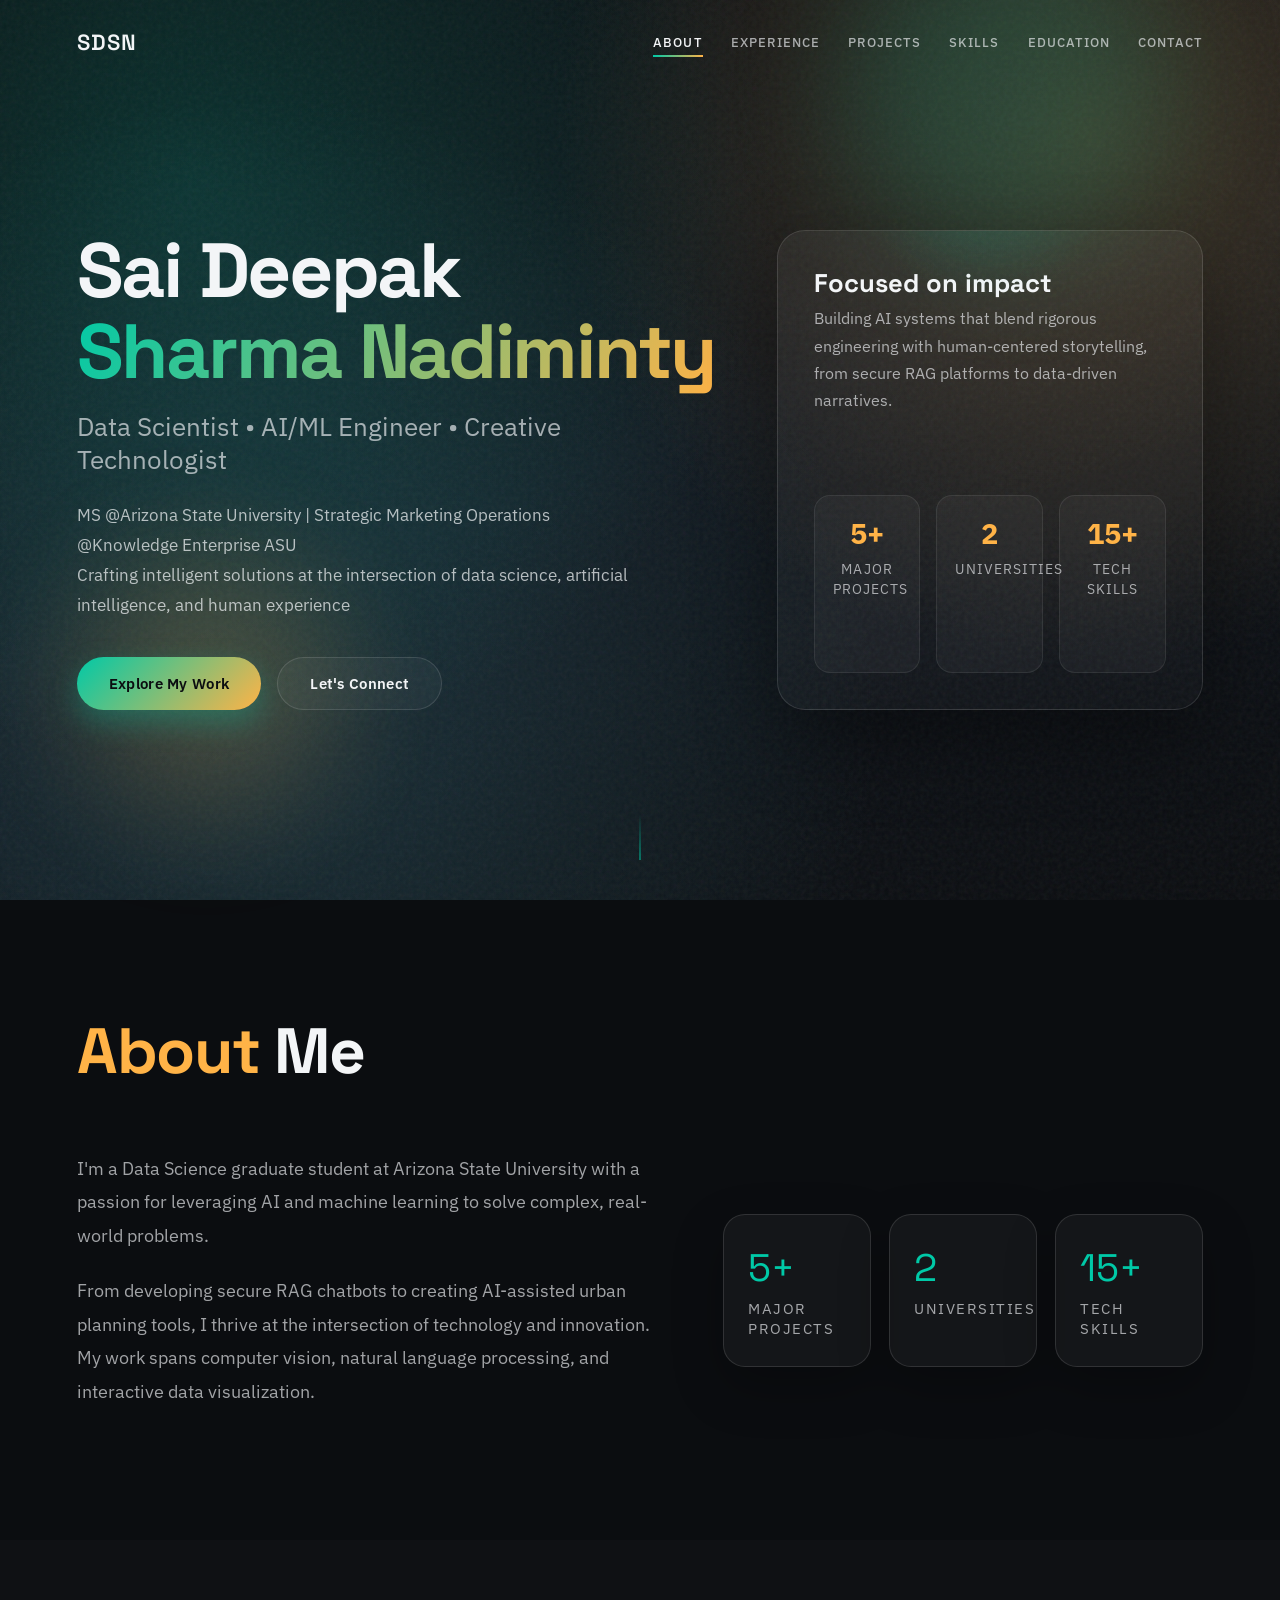
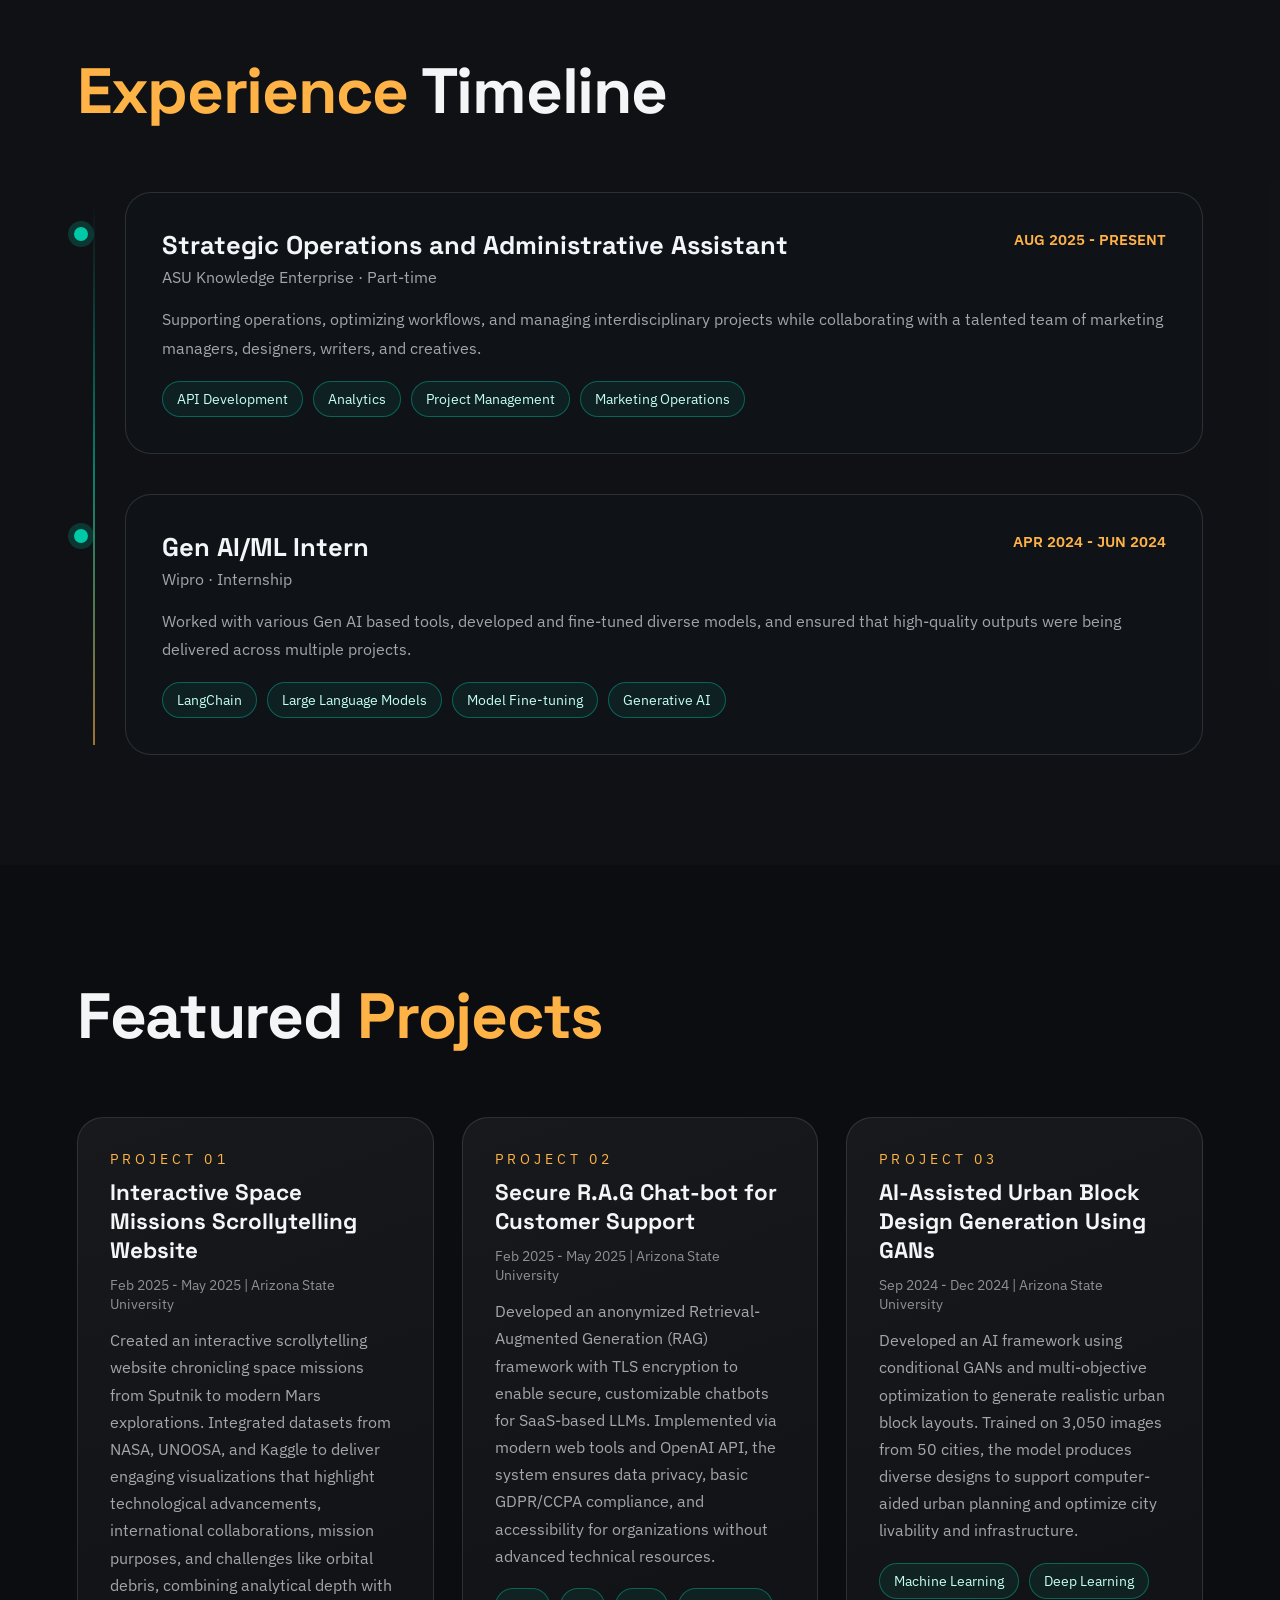
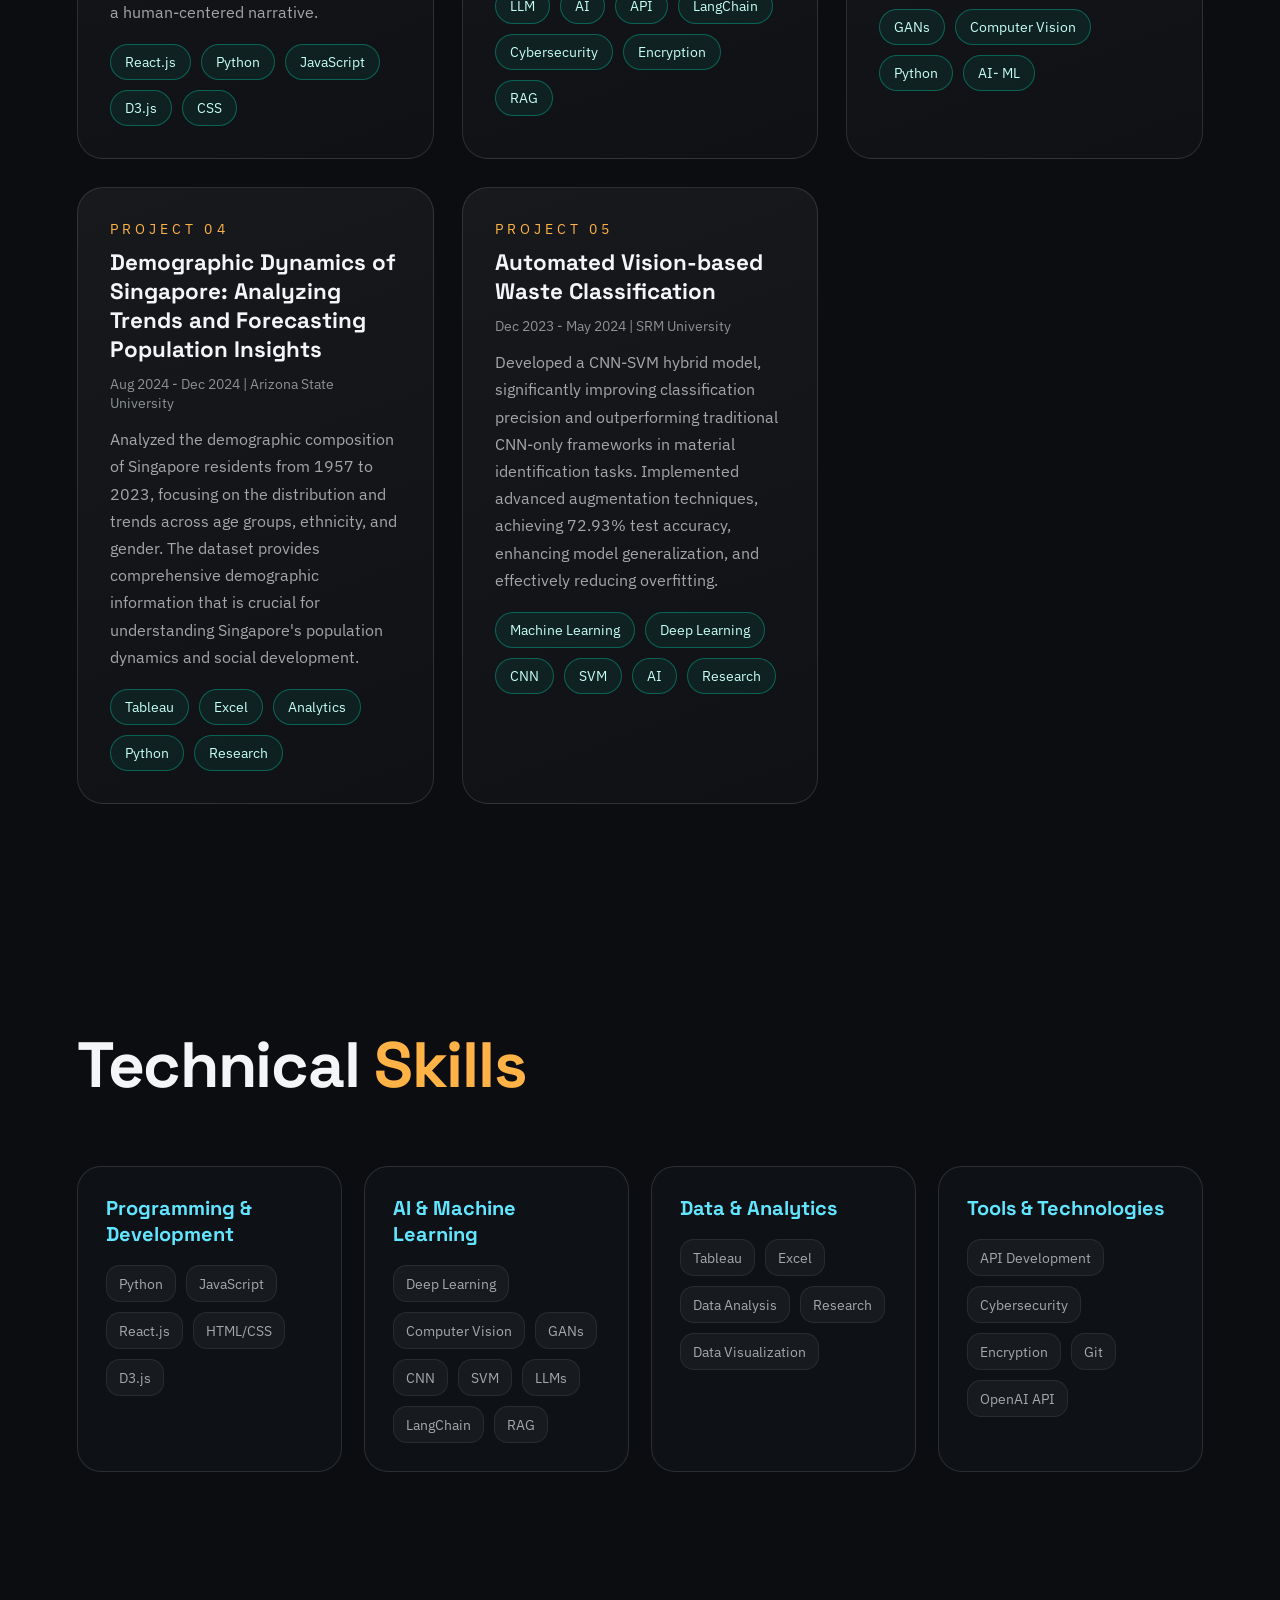
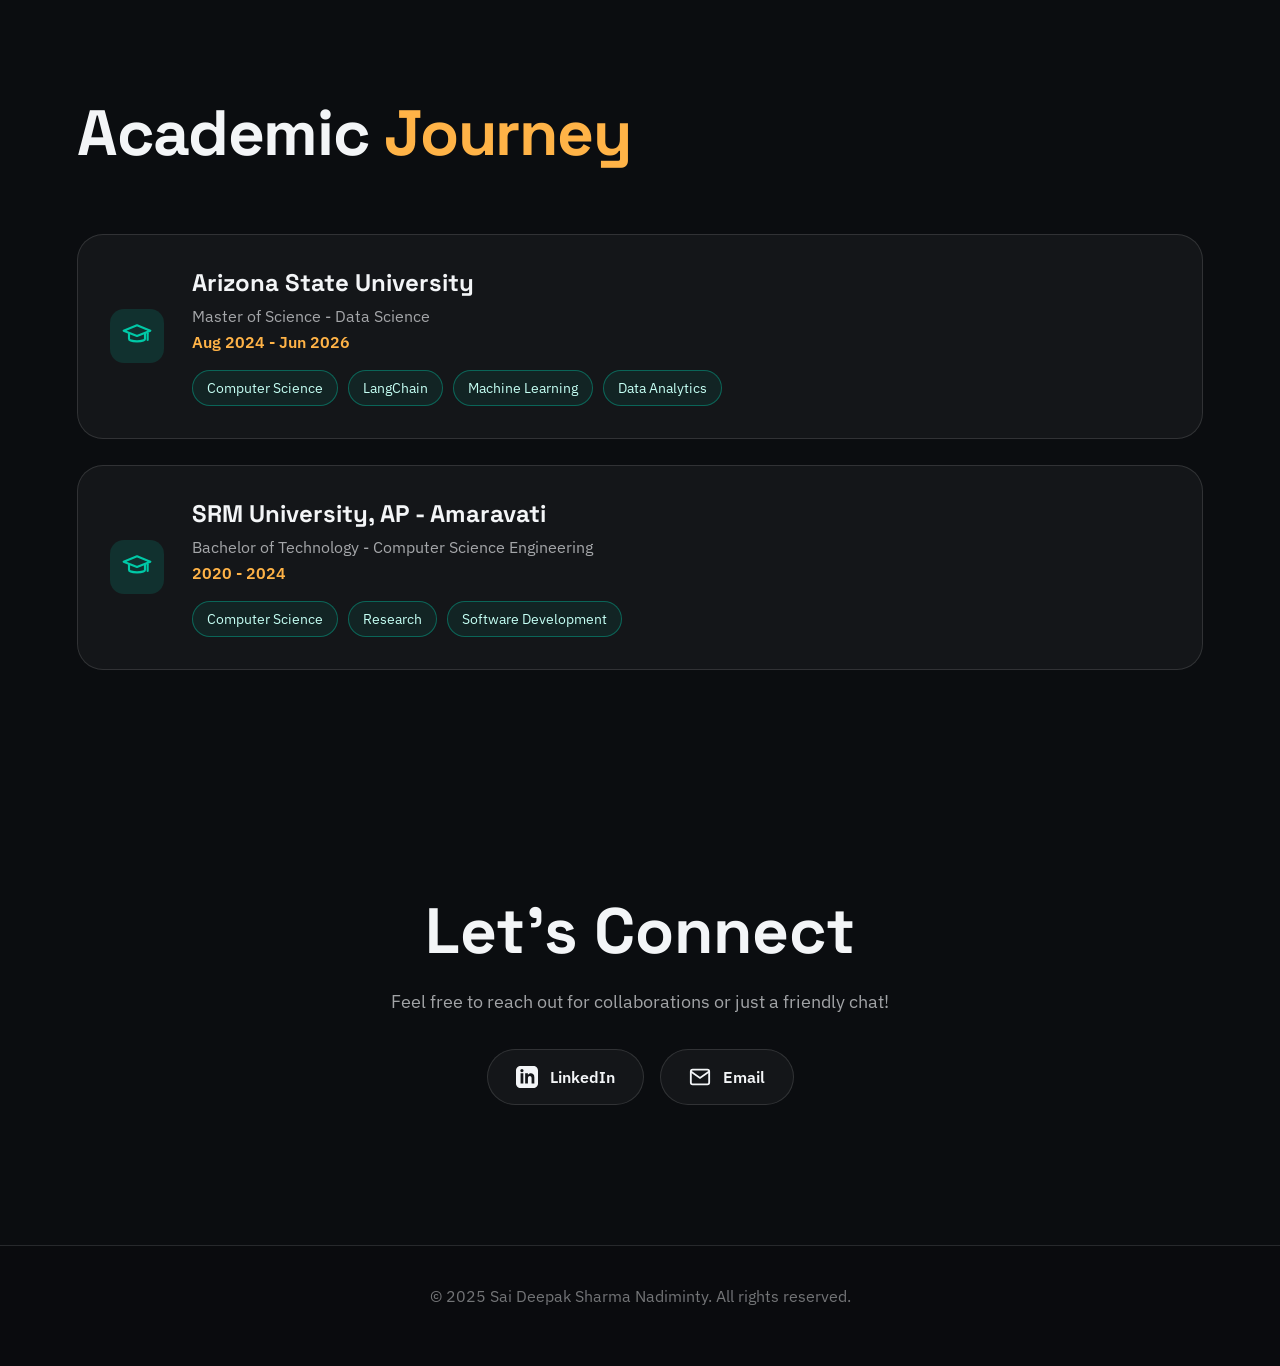
<file: index.backup-2026-02-06.html>
<!DOCTYPE html>
<html lang="en">
<head>
    <meta charset="UTF-8" />
    <meta name="viewport" content="width=device-width, initial-scale=1.0" />
    <title>Sai Deepak Sharma Nadiminty - Portfolio</title>
    <link rel="preconnect" href="https://fonts.googleapis.com" />
    <link rel="preconnect" href="https://fonts.gstatic.com" crossorigin />
    <link href="https://fonts.googleapis.com/css2?family=IBM+Plex+Sans:wght@300;400;500;600&family=Space+Grotesk:wght@400;500;600;700&display=swap" rel="stylesheet" />
    <style>
        :root {
            --bg: #0b0d10;
            --bg-soft: #11151b;
            --surface: rgba(255, 255, 255, 0.06);
            --surface-strong: rgba(255, 255, 255, 0.1);
            --text: #f3f5f7;
            --muted: rgba(243, 245, 247, 0.65);
            --accent: #00c9a7;
            --accent-2: #ffb347;
            --accent-3: #62e6ff;
            --border: rgba(255, 255, 255, 0.12);
            --shadow: 0 30px 80px rgba(0, 0, 0, 0.35);
            --max-width: 1200px;
        }

        * {
            margin: 0;
            padding: 0;
            box-sizing: border-box;
        }

        html {
            scroll-behavior: smooth;
        }

        body {
            font-family: "IBM Plex Sans", "Segoe UI", sans-serif;
            background: var(--bg);
            color: var(--text);
            overflow-x: hidden;
        }

        .backdrop {
            position: fixed;
            inset: 0;
            background:
                radial-gradient(circle at 15% 20%, rgba(0, 201, 167, 0.18), transparent 45%),
                radial-gradient(circle at 85% 15%, rgba(255, 179, 71, 0.2), transparent 40%),
                radial-gradient(circle at 20% 80%, rgba(98, 230, 255, 0.15), transparent 50%),
                linear-gradient(160deg, #0b0d10 0%, #0f141b 50%, #0b0d10 100%);
            z-index: -3;
        }

        .grain {
            position: fixed;
            inset: 0;
            pointer-events: none;
            opacity: 0.06;
            z-index: -2;
            background-image: url("data:image/svg+xml,%3Csvg viewBox='0 0 240 240' xmlns='http://www.w3.org/2000/svg'%3E%3Cfilter id='noise'%3E%3CfeTurbulence type='fractalNoise' baseFrequency='0.85' numOctaves='3' stitchTiles='stitch'/%3E%3C/filter%3E%3Crect width='100%25' height='100%25' filter='url(%23noise)'/%3E%3C/svg%3E");
        }

        .orb {
            position: absolute;
            border-radius: 999px;
            filter: blur(60px);
            opacity: 0.35;
            z-index: -1;
        }

        .orb.orb-1 {
            width: 340px;
            height: 340px;
            background: rgba(0, 201, 167, 0.45);
            top: -80px;
            right: 8%;
        }

        .orb.orb-2 {
            width: 260px;
            height: 260px;
            background: rgba(255, 179, 71, 0.5);
            bottom: 10%;
            left: 6%;
        }

        nav {
            position: fixed;
            top: 0;
            left: 0;
            right: 0;
            padding: 28px 6vw;
            display: flex;
            justify-content: space-between;
            align-items: center;
            z-index: 1000;
            transition: all 0.3s ease;
        }

        nav.scrolled {
            background: rgba(10, 12, 15, 0.7);
            backdrop-filter: blur(18px);
            border-bottom: 1px solid var(--border);
            padding: 18px 6vw;
        }

        .logo {
            font-family: "Space Grotesk", sans-serif;
            font-size: 22px;
            font-weight: 600;
            letter-spacing: 1px;
            color: var(--text);
        }

        .nav-links {
            display: flex;
            gap: 28px;
            list-style: none;
            font-size: 13px;
        }

        .nav-links a {
            color: var(--muted);
            text-decoration: none;
            font-weight: 500;
            letter-spacing: 0.08em;
            transition: color 0.3s ease;
            position: relative;
        }

        .nav-links a::after {
            content: "";
            position: absolute;
            left: 0;
            bottom: -6px;
            width: 0;
            height: 2px;
            background: linear-gradient(90deg, var(--accent), var(--accent-2));
            transition: width 0.3s ease;
        }

        .nav-links a:hover,
        .nav-links a.active {
            color: var(--text);
        }

        .nav-links a:hover::after,
        .nav-links a.active::after {
            width: 100%;
        }

        .hero {
            min-height: 100vh;
            display: grid;
            align-items: center;
            padding: 120px 6vw 80px;
            position: relative;
        }

        .hero-grid {
            display: grid;
            grid-template-columns: minmax(0, 1.2fr) minmax(0, 0.8fr);
            gap: 60px;
            max-width: var(--max-width);
            margin: 0 auto;
        }

        .hero-title {
            font-family: "Space Grotesk", sans-serif;
            font-size: clamp(2.8rem, 6vw, 5.8rem);
            font-weight: 700;
            line-height: 1.05;
            letter-spacing: -0.03em;
        }

        .hero-title span {
            background: linear-gradient(120deg, var(--accent), var(--accent-2));
            -webkit-background-clip: text;
            -webkit-text-fill-color: transparent;
        }

        .hero-subtitle {
            margin-top: 18px;
            font-size: clamp(1.1rem, 2.4vw, 1.6rem);
            color: var(--muted);
        }

        .hero-description {
            margin-top: 24px;
            max-width: 560px;
            font-size: 1.05rem;
            line-height: 1.8;
            color: rgba(243, 245, 247, 0.72);
        }

        .cta-group {
            margin-top: 36px;
            display: flex;
            flex-wrap: wrap;
            gap: 16px;
        }

        .btn {
            display: inline-flex;
            align-items: center;
            gap: 10px;
            padding: 16px 32px;
            border-radius: 999px;
            font-weight: 600;
            font-size: 15px;
            letter-spacing: 0.02em;
            text-decoration: none;
            transition: all 0.3s ease;
        }

        .btn-primary {
            background: linear-gradient(135deg, var(--accent), var(--accent-2));
            color: #0b0d10;
            box-shadow: 0 12px 30px rgba(0, 201, 167, 0.3);
        }

        .btn-primary:hover {
            transform: translateY(-2px);
            box-shadow: 0 18px 40px rgba(0, 201, 167, 0.4);
        }

        .btn-secondary {
            border: 1px solid var(--border);
            color: var(--text);
            background: rgba(255, 255, 255, 0.04);
        }

        .btn-secondary:hover {
            border-color: rgba(98, 230, 255, 0.6);
            color: var(--accent-3);
            box-shadow: 0 15px 35px rgba(98, 230, 255, 0.2);
        }

        .hero-panel {
            background: linear-gradient(160deg, rgba(255, 255, 255, 0.05), rgba(255, 255, 255, 0.02));
            border: 1px solid var(--border);
            border-radius: 28px;
            padding: 36px;
            display: grid;
            gap: 26px;
            box-shadow: var(--shadow);
            position: relative;
            overflow: hidden;
        }

        .hero-panel::before {
            content: "";
            position: absolute;
            inset: -40% 20% auto auto;
            width: 260px;
            height: 260px;
            background: radial-gradient(circle, rgba(0, 201, 167, 0.3), transparent 70%);
            opacity: 0.5;
        }

        .hero-panel h3 {
            font-family: "Space Grotesk", sans-serif;
            font-size: 1.6rem;
            margin-bottom: 6px;
        }

        .hero-panel p {
            color: var(--muted);
            line-height: 1.7;
        }

        .hero-metrics {
            display: grid;
            grid-template-columns: repeat(3, minmax(0, 1fr));
            gap: 16px;
        }

        .metric-card {
            padding: 18px;
            border-radius: 16px;
            background: rgba(255, 255, 255, 0.04);
            border: 1px solid rgba(255, 255, 255, 0.08);
            text-align: center;
        }

        .metric-card h4 {
            font-size: 1.8rem;
            color: var(--accent-2);
            margin-bottom: 6px;
        }

        .metric-card span {
            font-size: 0.85rem;
            letter-spacing: 0.08em;
            color: var(--muted);
            text-transform: uppercase;
        }

        .scroll-indicator {
            position: absolute;
            left: 50%;
            bottom: 40px;
            transform: translateX(-50%);
            width: 1px;
            height: 46px;
            background: linear-gradient(to bottom, rgba(255, 255, 255, 0), var(--accent));
            animation: pulse 2s ease-in-out infinite;
        }

        section {
            padding: 110px 6vw;
            position: relative;
        }

        .section-content {
            max-width: var(--max-width);
            margin: 0 auto;
        }

        .section-title {
            font-family: "Space Grotesk", sans-serif;
            font-size: clamp(2.6rem, 5vw, 4rem);
            margin-bottom: 60px;
            letter-spacing: -0.02em;
        }

        .section-title span {
            color: var(--accent-2);
        }

        .about-grid {
            display: grid;
            grid-template-columns: minmax(0, 1.1fr) minmax(0, 0.9fr);
            gap: 60px;
            align-items: center;
        }

        .about-text p {
            font-size: 1.1rem;
            line-height: 1.9;
            color: var(--muted);
            margin-bottom: 22px;
        }

        .stats-grid {
            display: grid;
            grid-template-columns: repeat(3, minmax(0, 1fr));
            gap: 18px;
        }

        .stat-card {
            padding: 28px 24px;
            border-radius: 22px;
            background: rgba(255, 255, 255, 0.04);
            border: 1px solid var(--border);
            text-align: left;
            box-shadow: 0 20px 50px rgba(0, 0, 0, 0.25);
        }

        .stat-number {
            font-family: "Space Grotesk", sans-serif;
            font-size: 2.4rem;
            color: var(--accent);
            margin-bottom: 6px;
        }

        .stat-label {
            font-size: 0.95rem;
            text-transform: uppercase;
            letter-spacing: 0.1em;
            color: var(--muted);
        }

        .experience {
            background: rgba(255, 255, 255, 0.02);
        }

        .timeline {
            display: grid;
            gap: 40px;
            position: relative;
            padding-left: 48px;
        }

        .timeline::before {
            content: "";
            position: absolute;
            left: 16px;
            top: 10px;
            width: 2px;
            height: calc(100% - 20px);
            background: linear-gradient(to bottom, rgba(0, 201, 167, 0), rgba(0, 201, 167, 0.6), rgba(255, 179, 71, 0.6));
        }

        .experience-card {
            position: relative;
            padding: 36px;
            border-radius: 26px;
            background: rgba(17, 21, 27, 0.7);
            border: 1px solid var(--border);
            transition: transform 0.3s ease, border-color 0.3s ease;
        }

        .experience-card:hover {
            transform: translateY(-6px);
            border-color: rgba(0, 201, 167, 0.6);
        }

        .experience-card::before {
            content: "";
            position: absolute;
            left: -52px;
            top: 34px;
            width: 14px;
            height: 14px;
            border-radius: 50%;
            background: var(--accent);
            box-shadow: 0 0 0 6px rgba(0, 201, 167, 0.2);
        }

        .experience-header {
            display: flex;
            align-items: flex-start;
            justify-content: space-between;
            gap: 20px;
            flex-wrap: wrap;
        }

        .experience-title {
            font-family: "Space Grotesk", sans-serif;
            font-size: 1.6rem;
        }

        .experience-company {
            color: var(--muted);
            margin-top: 6px;
        }

        .experience-date {
            color: var(--accent-2);
            font-weight: 600;
            font-size: 0.95rem;
        }

        .experience-description {
            margin-top: 18px;
            color: var(--muted);
            line-height: 1.8;
        }

        .skills-tags {
            display: flex;
            flex-wrap: wrap;
            gap: 10px;
            margin-top: 18px;
        }

        .skill-tag {
            padding: 8px 14px;
            border-radius: 999px;
            border: 1px solid rgba(0, 201, 167, 0.4);
            color: #c5fff4;
            font-size: 0.85rem;
            background: rgba(0, 201, 167, 0.08);
        }

        .projects-grid {
            display: grid;
            grid-template-columns: repeat(auto-fit, minmax(290px, 1fr));
            gap: 28px;
        }

        .project-card {
            padding: 32px;
            border-radius: 26px;
            background: linear-gradient(160deg, rgba(255, 255, 255, 0.05), rgba(255, 255, 255, 0.02));
            border: 1px solid var(--border);
            position: relative;
            overflow: hidden;
            transition: transform 0.3s ease, border-color 0.3s ease, box-shadow 0.3s ease;
        }

        .project-card::after {
            content: "";
            position: absolute;
            inset: 0;
            background: radial-gradient(circle at 20% 20%, rgba(0, 201, 167, 0.2), transparent 55%);
            opacity: 0;
            transition: opacity 0.4s ease;
        }

        .project-card:hover {
            transform: translateY(-8px);
            border-color: rgba(255, 179, 71, 0.6);
            box-shadow: 0 25px 60px rgba(0, 0, 0, 0.35);
        }

        .project-card:hover::after {
            opacity: 1;
        }

        .project-number {
            font-size: 0.85rem;
            letter-spacing: 0.3em;
            color: var(--accent-2);
            margin-bottom: 10px;
        }

        .project-title {
            font-family: "Space Grotesk", sans-serif;
            font-size: 1.4rem;
            margin-bottom: 10px;
        }

        .project-date {
            color: rgba(243, 245, 247, 0.55);
            font-size: 0.9rem;
            margin-bottom: 14px;
        }

        .project-description {
            color: var(--muted);
            line-height: 1.7;
            margin-bottom: 18px;
        }

        .skills-section-grid {
            display: grid;
            grid-template-columns: repeat(auto-fit, minmax(230px, 1fr));
            gap: 22px;
        }

        .skill-category {
            padding: 28px;
            border-radius: 24px;
            border: 1px solid var(--border);
            background: rgba(17, 21, 27, 0.6);
            transition: transform 0.3s ease, border-color 0.3s ease;
        }

        .skill-category:hover {
            transform: translateY(-6px);
            border-color: rgba(98, 230, 255, 0.6);
        }

        .skill-category h3 {
            font-family: "Space Grotesk", sans-serif;
            font-size: 1.25rem;
            margin-bottom: 18px;
            color: var(--accent-3);
        }

        .skill-list {
            display: flex;
            flex-wrap: wrap;
            gap: 10px;
        }

        .skill-item {
            padding: 8px 12px;
            border-radius: 14px;
            background: rgba(255, 255, 255, 0.04);
            border: 1px solid rgba(255, 255, 255, 0.08);
            font-size: 0.9rem;
            color: var(--muted);
        }

        .education-grid {
            display: grid;
            gap: 26px;
        }

        .education-card {
            display: grid;
            grid-template-columns: auto 1fr;
            gap: 28px;
            padding: 32px;
            border-radius: 26px;
            background: rgba(255, 255, 255, 0.04);
            border: 1px solid var(--border);
            align-items: center;
        }

        .education-icon {
            width: 54px;
            height: 54px;
            border-radius: 14px;
            background: rgba(0, 201, 167, 0.15);
            display: grid;
            place-items: center;
        }

        .education-icon svg {
            width: 32px;
            height: 32px;
            stroke: var(--accent);
        }

        .education-title {
            font-family: "Space Grotesk", sans-serif;
            font-size: 1.5rem;
            margin-bottom: 8px;
        }

        .education-degree {
            color: var(--muted);
            margin-bottom: 6px;
        }

        .education-date {
            color: var(--accent-2);
            font-weight: 600;
            margin-bottom: 10px;
        }

        .contact {
            text-align: center;
            padding-bottom: 140px;
        }

        .contact-title {
            font-family: "Space Grotesk", sans-serif;
            font-size: clamp(2.6rem, 5vw, 4rem);
            margin-bottom: 18px;
        }

        .contact-subtitle {
            color: var(--muted);
            margin-bottom: 36px;
            font-size: 1.1rem;
        }

        .contact-links {
            display: flex;
            flex-wrap: wrap;
            justify-content: center;
            gap: 16px;
        }

        .contact-link {
            display: inline-flex;
            align-items: center;
            gap: 12px;
            padding: 16px 28px;
            border-radius: 999px;
            border: 1px solid var(--border);
            background: rgba(255, 255, 255, 0.04);
            color: var(--text);
            text-decoration: none;
            font-weight: 600;
            transition: transform 0.3s ease, border-color 0.3s ease, box-shadow 0.3s ease;
        }

        .contact-link:hover {
            transform: translateY(-4px);
            border-color: rgba(255, 179, 71, 0.7);
            box-shadow: 0 18px 40px rgba(255, 179, 71, 0.2);
        }

        footer {
            padding: 40px 6vw 60px;
            text-align: center;
            color: rgba(243, 245, 247, 0.45);
            border-top: 1px solid var(--border);
            background: rgba(10, 12, 15, 0.7);
        }

        .reveal {
            opacity: 0;
            transform: translateY(30px);
            transition: opacity 0.8s ease, transform 0.8s ease;
        }

        .reveal.in-view {
            opacity: 1;
            transform: translateY(0);
        }

        @keyframes pulse {
            0%, 100% {
                opacity: 0.6;
            }
            50% {
                opacity: 1;
            }
        }

        @media (max-width: 960px) {
            .hero-grid {
                grid-template-columns: 1fr;
            }

            .hero-panel {
                order: 2;
            }

            .about-grid {
                grid-template-columns: 1fr;
            }

            .stats-grid {
                grid-template-columns: repeat(3, minmax(0, 1fr));
            }
        }

        @media (max-width: 760px) {
            nav {
                padding: 18px 6vw;
            }

            .nav-links {
                display: none;
            }

            .hero {
                padding-top: 100px;
            }

            .stats-grid {
                grid-template-columns: 1fr;
            }

            .education-card {
                grid-template-columns: 1fr;
                text-align: left;
            }

            .experience-card::before {
                left: -42px;
            }

            .timeline {
                padding-left: 36px;
            }
        }

        @media (prefers-reduced-motion: reduce) {
            html {
                scroll-behavior: auto;
            }

            .reveal {
                opacity: 1;
                transform: none;
            }

            .scroll-indicator {
                animation: none;
            }
        }
    </style>
</head>
<body>
    <div class="backdrop"></div>
    <div class="grain"></div>
    <div class="orb orb-1"></div>
    <div class="orb orb-2"></div>

    <nav id="nav">
        <div class="logo">SDSN</div>
        <ul class="nav-links">
            <li><a href="#about">ABOUT</a></li>
            <li><a href="#experience">EXPERIENCE</a></li>
            <li><a href="#projects">PROJECTS</a></li>
            <li><a href="#skills">SKILLS</a></li>
            <li><a href="#education">EDUCATION</a></li>
            <li><a href="#contact">CONTACT</a></li>
        </ul>
    </nav>

    <section class="hero">
        <div class="hero-grid">
            <div class="hero-copy reveal">
                <h1 class="hero-title">
                    Sai Deepak <span>Sharma Nadiminty</span>
                </h1>
                <p class="hero-subtitle">Data Scientist • AI/ML Engineer • Creative Technologist</p>
                <p class="hero-description">
                    MS @Arizona State University | Strategic Marketing Operations @Knowledge Enterprise ASU
                    <br />Crafting intelligent solutions at the intersection of data science, artificial intelligence, and human experience
                </p>
                <div class="cta-group">
                    <a href="#projects" class="btn btn-primary">Explore My Work</a>
                    <a href="#contact" class="btn btn-secondary">Let&#39;s Connect</a>
                </div>
            </div>
            <div class="hero-panel reveal">
                <div>
                    <h3>Focused on impact</h3>
                    <p>
                        Building AI systems that blend rigorous engineering with human-centered storytelling, from secure RAG platforms to
                        data-driven narratives.
                    </p>
                </div>
                <div class="hero-metrics">
                    <div class="metric-card">
                        <h4>5+</h4>
                        <span>Major Projects</span>
                    </div>
                    <div class="metric-card">
                        <h4>2</h4>
                        <span>Universities</span>
                    </div>
                    <div class="metric-card">
                        <h4>15+</h4>
                        <span>Tech Skills</span>
                    </div>
                </div>
            </div>
        </div>
        <div class="scroll-indicator"></div>
    </section>

    <section id="about">
        <div class="section-content">
            <h2 class="section-title"><span>About</span> Me</h2>
            <div class="about-grid">
                <div class="about-text reveal">
                    <p>
                        I&#39;m a Data Science graduate student at Arizona State University with a passion for leveraging AI and machine learning to solve complex, real-world problems.
                    </p>
                    <p>
                        From developing secure RAG chatbots to creating AI-assisted urban planning tools, I thrive at the intersection of technology and innovation. My work spans computer vision, natural language processing, and interactive data visualization.
                    </p>
                </div>
                <div class="stats-grid reveal">
                    <div class="stat-card">
                        <div class="stat-number">5+</div>
                        <div class="stat-label">Major Projects</div>
                    </div>
                    <div class="stat-card">
                        <div class="stat-number">2</div>
                        <div class="stat-label">Universities</div>
                    </div>
                    <div class="stat-card">
                        <div class="stat-number">15+</div>
                        <div class="stat-label">Tech Skills</div>
                    </div>
                </div>
            </div>
        </div>
    </section>

    <section id="experience" class="experience">
        <div class="section-content">
            <h2 class="section-title"><span>Experience</span> Timeline</h2>
            <div class="timeline">
                <div class="experience-card reveal">
                    <div class="experience-header">
                        <div>
                            <h3 class="experience-title">Strategic Operations and Administrative Assistant</h3>
                            <p class="experience-company">ASU Knowledge Enterprise · Part-time</p>
                        </div>
                        <span class="experience-date">AUG 2025 - PRESENT</span>
                    </div>
                    <p class="experience-description">
                        Supporting operations, optimizing workflows, and managing interdisciplinary projects while collaborating with a talented team of marketing managers, designers, writers, and creatives.
                    </p>
                    <div class="skills-tags">
                        <span class="skill-tag">API Development</span>
                        <span class="skill-tag">Analytics</span>
                        <span class="skill-tag">Project Management</span>
                        <span class="skill-tag">Marketing Operations</span>
                    </div>
                </div>

                <div class="experience-card reveal">
                    <div class="experience-header">
                        <div>
                            <h3 class="experience-title">Gen AI/ML Intern</h3>
                            <p class="experience-company">Wipro · Internship</p>
                        </div>
                        <span class="experience-date">APR 2024 - JUN 2024</span>
                    </div>
                    <p class="experience-description">
                        Worked with various Gen AI based tools, developed and fine-tuned diverse models, and ensured that high-quality outputs were being delivered across multiple projects.
                    </p>
                    <div class="skills-tags">
                        <span class="skill-tag">LangChain</span>
                        <span class="skill-tag">Large Language Models</span>
                        <span class="skill-tag">Model Fine-tuning</span>
                        <span class="skill-tag">Generative AI</span>
                    </div>
                </div>
            </div>
        </div>
    </section>

    <section id="projects">
        <div class="section-content">
            <h2 class="section-title">Featured <span>Projects</span></h2>
            <div class="projects-grid">
                <div class="project-card reveal">
                    <div class="project-number">PROJECT 01</div>
                    <h3 class="project-title">Interactive Space Missions Scrollytelling Website</h3>
                    <p class="project-date">Feb 2025 - May 2025 | Arizona State University</p>
                    <p class="project-description">
                        Created an interactive scrollytelling website chronicling space missions from Sputnik to modern Mars explorations. Integrated datasets from NASA, UNOOSA, and Kaggle to deliver engaging visualizations that highlight technological advancements, international collaborations, mission purposes, and challenges like orbital debris, combining analytical depth with a human-centered narrative.
                    </p>
                    <div class="skills-tags">
                        <span class="skill-tag">React.js</span>
                        <span class="skill-tag">Python</span>
                        <span class="skill-tag">JavaScript</span>
                        <span class="skill-tag">D3.js</span>
                        <span class="skill-tag">CSS</span>
                    </div>
                </div>

                <div class="project-card reveal">
                    <div class="project-number">PROJECT 02</div>
                    <h3 class="project-title">Secure R.A.G Chat-bot for Customer Support</h3>
                    <p class="project-date">Feb 2025 - May 2025 | Arizona State University</p>
                    <p class="project-description">
                        Developed an anonymized Retrieval-Augmented Generation (RAG) framework with TLS encryption to enable secure, customizable chatbots for SaaS-based LLMs. Implemented via modern web tools and OpenAI API, the system ensures data privacy, basic GDPR/CCPA compliance, and accessibility for organizations without advanced technical resources.
                    </p>
                    <div class="skills-tags">
                        <span class="skill-tag">LLM</span>
                        <span class="skill-tag">AI</span>
                        <span class="skill-tag">API</span>
                        <span class="skill-tag">LangChain</span>
                        <span class="skill-tag">Cybersecurity</span>
                        <span class="skill-tag">Encryption</span>
                        <span class="skill-tag">RAG</span>
                    </div>
                </div>

                <div class="project-card reveal">
                    <div class="project-number">PROJECT 03</div>
                    <h3 class="project-title">AI-Assisted Urban Block Design Generation Using GANs</h3>
                    <p class="project-date">Sep 2024 - Dec 2024 | Arizona State University</p>
                    <p class="project-description">
                        Developed an AI framework using conditional GANs and multi-objective optimization to generate realistic urban block layouts. Trained on 3,050 images from 50 cities, the model produces diverse designs to support computer-aided urban planning and optimize city livability and infrastructure.
                    </p>
                    <div class="skills-tags">
                        <span class="skill-tag">Machine Learning</span>
                        <span class="skill-tag">Deep Learning</span>
                        <span class="skill-tag">GANs</span>
                        <span class="skill-tag">Computer Vision</span>
                        <span class="skill-tag">Python</span>
                        <span class="skill-tag">AI- ML</span>
                    </div>
                </div>

                <div class="project-card reveal">
                    <div class="project-number">PROJECT 04</div>
                    <h3 class="project-title">Demographic Dynamics of Singapore: Analyzing Trends and Forecasting Population Insights</h3>
                    <p class="project-date">Aug 2024 - Dec 2024 | Arizona State University</p>
                    <p class="project-description">
                        Analyzed the demographic composition of Singapore residents from 1957 to 2023, focusing on the distribution and trends across age groups, ethnicity, and gender. The dataset provides comprehensive demographic information that is crucial for understanding Singapore&#39;s population dynamics and social development.
                    </p>
                    <div class="skills-tags">
                        <span class="skill-tag">Tableau</span>
                        <span class="skill-tag">Excel</span>
                        <span class="skill-tag">Analytics</span>
                        <span class="skill-tag">Python</span>
                        <span class="skill-tag">Research</span>
                    </div>
                </div>

                <div class="project-card reveal">
                    <div class="project-number">PROJECT 05</div>
                    <h3 class="project-title">Automated Vision-based Waste Classification</h3>
                    <p class="project-date">Dec 2023 - May 2024 | SRM University</p>
                    <p class="project-description">
                        Developed a CNN-SVM hybrid model, significantly improving classification precision and outperforming traditional CNN-only frameworks in material identification tasks. Implemented advanced augmentation techniques, achieving 72.93% test accuracy, enhancing model generalization, and effectively reducing overfitting.
                    </p>
                    <div class="skills-tags">
                        <span class="skill-tag">Machine Learning</span>
                        <span class="skill-tag">Deep Learning</span>
                        <span class="skill-tag">CNN</span>
                        <span class="skill-tag">SVM</span>
                        <span class="skill-tag">AI</span>
                        <span class="skill-tag">Research</span>
                    </div>
                </div>
            </div>
        </div>
    </section>

    <section id="skills">
        <div class="section-content">
            <h2 class="section-title">Technical <span>Skills</span></h2>
            <div class="skills-section-grid">
                <div class="skill-category reveal">
                    <h3>Programming &amp; Development</h3>
                    <div class="skill-list">
                        <div class="skill-item">Python</div>
                        <div class="skill-item">JavaScript</div>
                        <div class="skill-item">React.js</div>
                        <div class="skill-item">HTML/CSS</div>
                        <div class="skill-item">D3.js</div>
                    </div>
                </div>

                <div class="skill-category reveal">
                    <h3>AI &amp; Machine Learning</h3>
                    <div class="skill-list">
                        <div class="skill-item">Deep Learning</div>
                        <div class="skill-item">Computer Vision</div>
                        <div class="skill-item">GANs</div>
                        <div class="skill-item">CNN</div>
                        <div class="skill-item">SVM</div>
                        <div class="skill-item">LLMs</div>
                        <div class="skill-item">LangChain</div>
                        <div class="skill-item">RAG</div>
                    </div>
                </div>

                <div class="skill-category reveal">
                    <h3>Data &amp; Analytics</h3>
                    <div class="skill-list">
                        <div class="skill-item">Tableau</div>
                        <div class="skill-item">Excel</div>
                        <div class="skill-item">Data Analysis</div>
                        <div class="skill-item">Research</div>
                        <div class="skill-item">Data Visualization</div>
                    </div>
                </div>

                <div class="skill-category reveal">
                    <h3>Tools &amp; Technologies</h3>
                    <div class="skill-list">
                        <div class="skill-item">API Development</div>
                        <div class="skill-item">Cybersecurity</div>
                        <div class="skill-item">Encryption</div>
                        <div class="skill-item">Git</div>
                        <div class="skill-item">OpenAI API</div>
                    </div>
                </div>
            </div>
        </div>
    </section>

    <section id="education">
        <div class="section-content">
            <h2 class="section-title">Academic <span>Journey</span></h2>
            <div class="education-grid">
                <div class="education-card reveal">
                    <div class="education-icon" aria-hidden="true">
                        <svg viewBox="0 0 24 24" fill="none" stroke-width="1.6" stroke-linecap="round" stroke-linejoin="round">
                            <path d="M2 8l10-4 10 4-10 4L2 8z"></path>
                            <path d="M6 10v4c0 1.1 2.7 2 6 2s6-.9 6-2v-4"></path>
                            <path d="M20 10v5"></path>
                        </svg>
                    </div>
                    <div>
                        <h3 class="education-title">Arizona State University</h3>
                        <p class="education-degree">Master of Science - Data Science</p>
                        <p class="education-date">Aug 2024 - Jun 2026</p>
                        <div class="skills-tags">
                            <span class="skill-tag">Computer Science</span>
                            <span class="skill-tag">LangChain</span>
                            <span class="skill-tag">Machine Learning</span>
                            <span class="skill-tag">Data Analytics</span>
                        </div>
                    </div>
                </div>

                <div class="education-card reveal">
                    <div class="education-icon" aria-hidden="true">
                        <svg viewBox="0 0 24 24" fill="none" stroke-width="1.6" stroke-linecap="round" stroke-linejoin="round">
                            <path d="M2 8l10-4 10 4-10 4L2 8z"></path>
                            <path d="M6 10v4c0 1.1 2.7 2 6 2s6-.9 6-2v-4"></path>
                            <path d="M20 10v5"></path>
                        </svg>
                    </div>
                    <div>
                        <h3 class="education-title">SRM University, AP - Amaravati</h3>
                        <p class="education-degree">Bachelor of Technology - Computer Science Engineering</p>
                        <p class="education-date">2020 - 2024</p>
                        <div class="skills-tags">
                            <span class="skill-tag">Computer Science</span>
                            <span class="skill-tag">Research</span>
                            <span class="skill-tag">Software Development</span>
                        </div>
                    </div>
                </div>
            </div>
        </div>
    </section>

    <section id="contact" class="contact">
        <div class="section-content">
            <h2 class="contact-title">Let&#39;s Connect</h2>
            <p class="contact-subtitle">Feel free to reach out for collaborations or just a friendly chat!</p>
            <div class="contact-links">
                <a href="https://www.linkedin.com/in/sai-deepak-sharma-nadiminty-09518b210" target="_blank" rel="noreferrer" class="contact-link">
                    <svg width="22" height="22" viewBox="0 0 24 24" fill="currentColor">
                        <path d="M19 0h-14c-2.761 0-5 2.239-5 5v14c0 2.761 2.239 5 5 5h14c2.762 0 5-2.239 5-5v-14c0-2.761-2.238-5-5-5zm-11 19h-3v-11h3v11zm-1.5-12.268c-.966 0-1.75-.79-1.75-1.764s.784-1.764 1.75-1.764 1.75.79 1.75 1.764-.783 1.764-1.75 1.764zm13.5 12.268h-3v-5.604c0-3.368-4-3.113-4 0v5.604h-3v-11h3v1.765c1.396-2.586 7-2.777 7 2.476v6.759z"/>
                    </svg>
                    LinkedIn
                </a>
                <a href="mailto:your.email@asu.edu" class="contact-link">
                    <svg width="22" height="22" viewBox="0 0 24 24" fill="none" stroke="currentColor" stroke-width="2">
                        <path d="M4 4h16c1.1 0 2 .9 2 2v12c0 1.1-.9 2-2 2H4c-1.1 0-2-.9-2-2V6c0-1.1.9-2 2-2z"></path>
                        <polyline points="22,6 12,13 2,6"></polyline>
                    </svg>
                    Email
                </a>
            </div>
        </div>
    </section>

    <footer>
        <div class="section-content">
            <p>&copy; 2025 Sai Deepak Sharma Nadiminty. All rights reserved.</p>
        </div>
    </footer>

    <script>
        const nav = document.getElementById("nav");
        const navLinks = Array.from(document.querySelectorAll(".nav-links a"));
        const sections = navLinks.map(link => document.querySelector(link.getAttribute("href"))).filter(Boolean);

        function onScroll() {
            nav.classList.toggle("scrolled", window.scrollY > 40);

            let current = sections[0];
            sections.forEach(section => {
                if (section && window.scrollY >= section.offsetTop - 200) {
                    current = section;
                }
            });

            navLinks.forEach(link => {
                link.classList.toggle("active", link.getAttribute("href") === `#${current.id}`);
            });
        }

        window.addEventListener("scroll", onScroll);
        onScroll();

        document.querySelectorAll('a[href^="#"]').forEach(anchor => {
            anchor.addEventListener("click", event => {
                event.preventDefault();
                const target = document.querySelector(anchor.getAttribute("href"));
                if (target) {
                    target.scrollIntoView({ behavior: "smooth", block: "start" });
                }
            });
        });

        const observer = new IntersectionObserver(
            entries => {
                entries.forEach(entry => {
                    if (entry.isIntersecting) {
                        entry.target.classList.add("in-view");
                        observer.unobserve(entry.target);
                    }
                });
            },
            { threshold: 0.15 }
        );

        document.querySelectorAll(".reveal").forEach(el => observer.observe(el));
    </script>
</body>
</html>
</file>
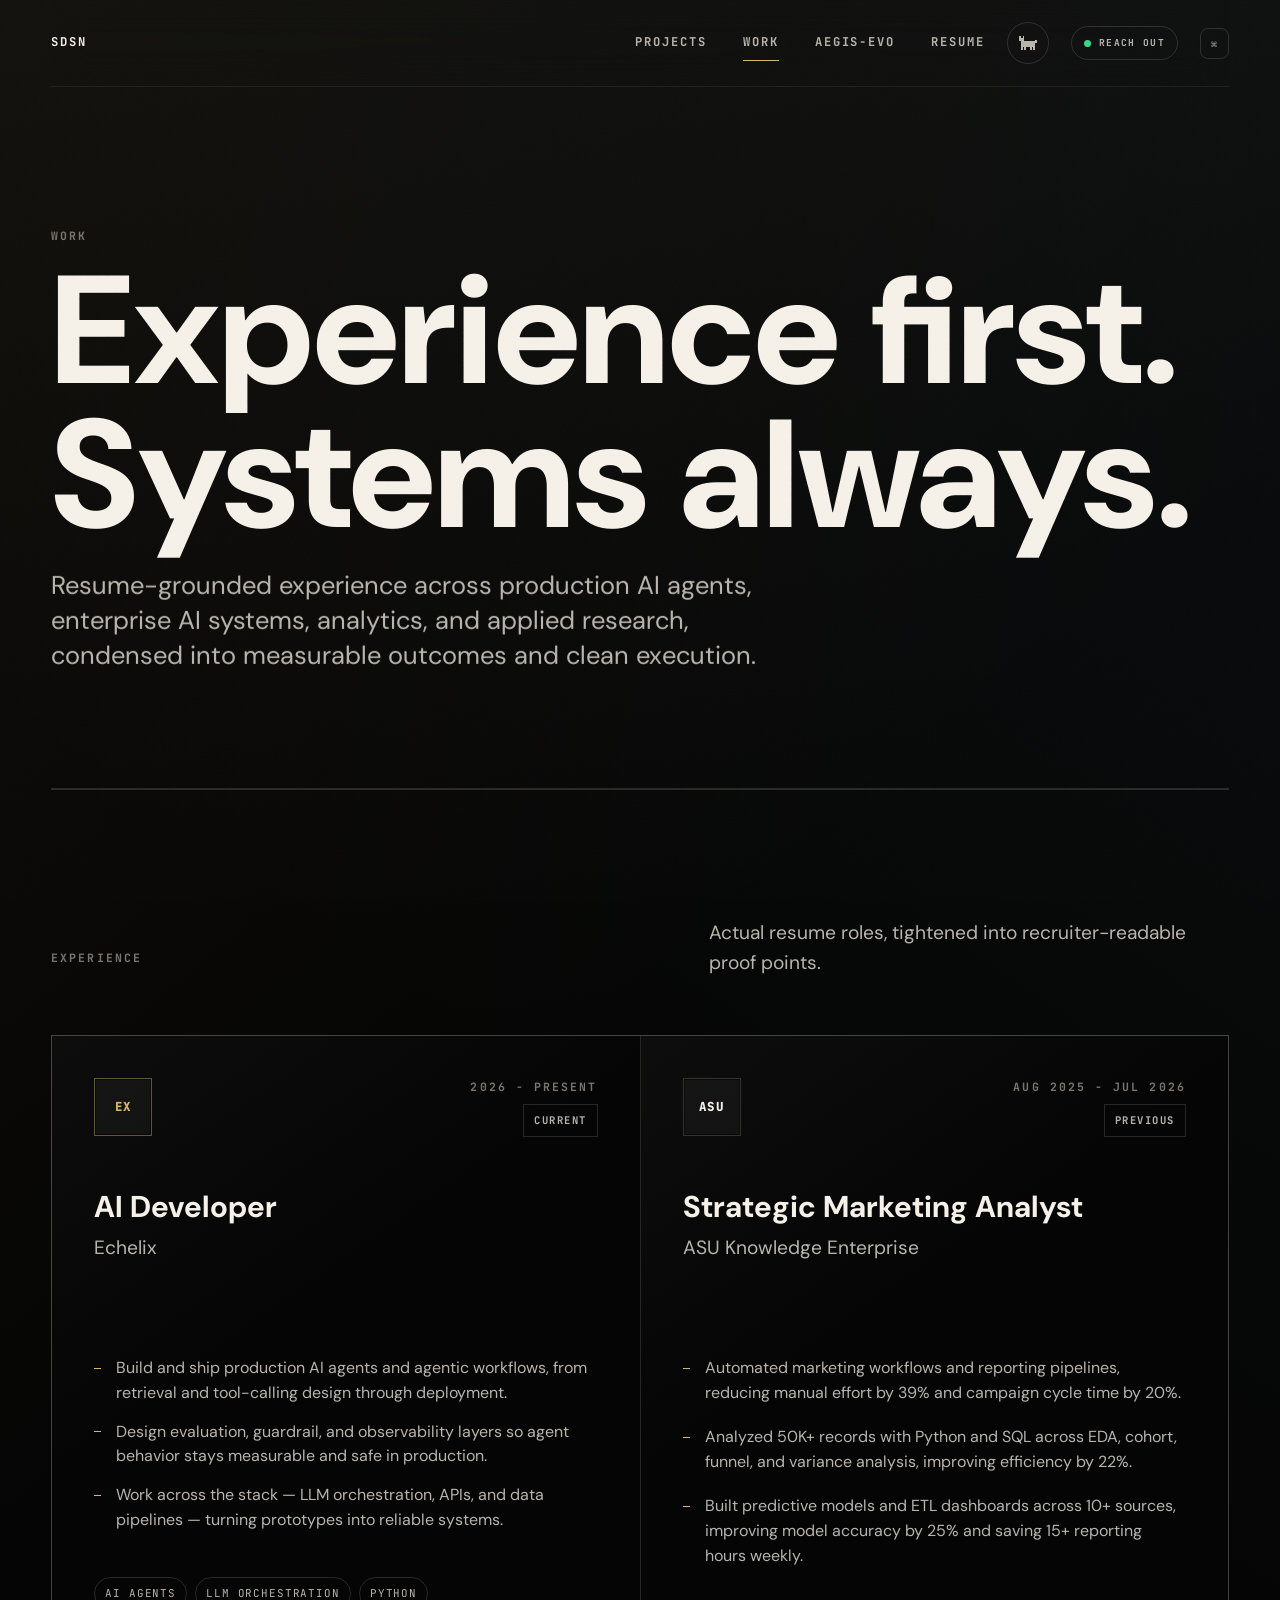
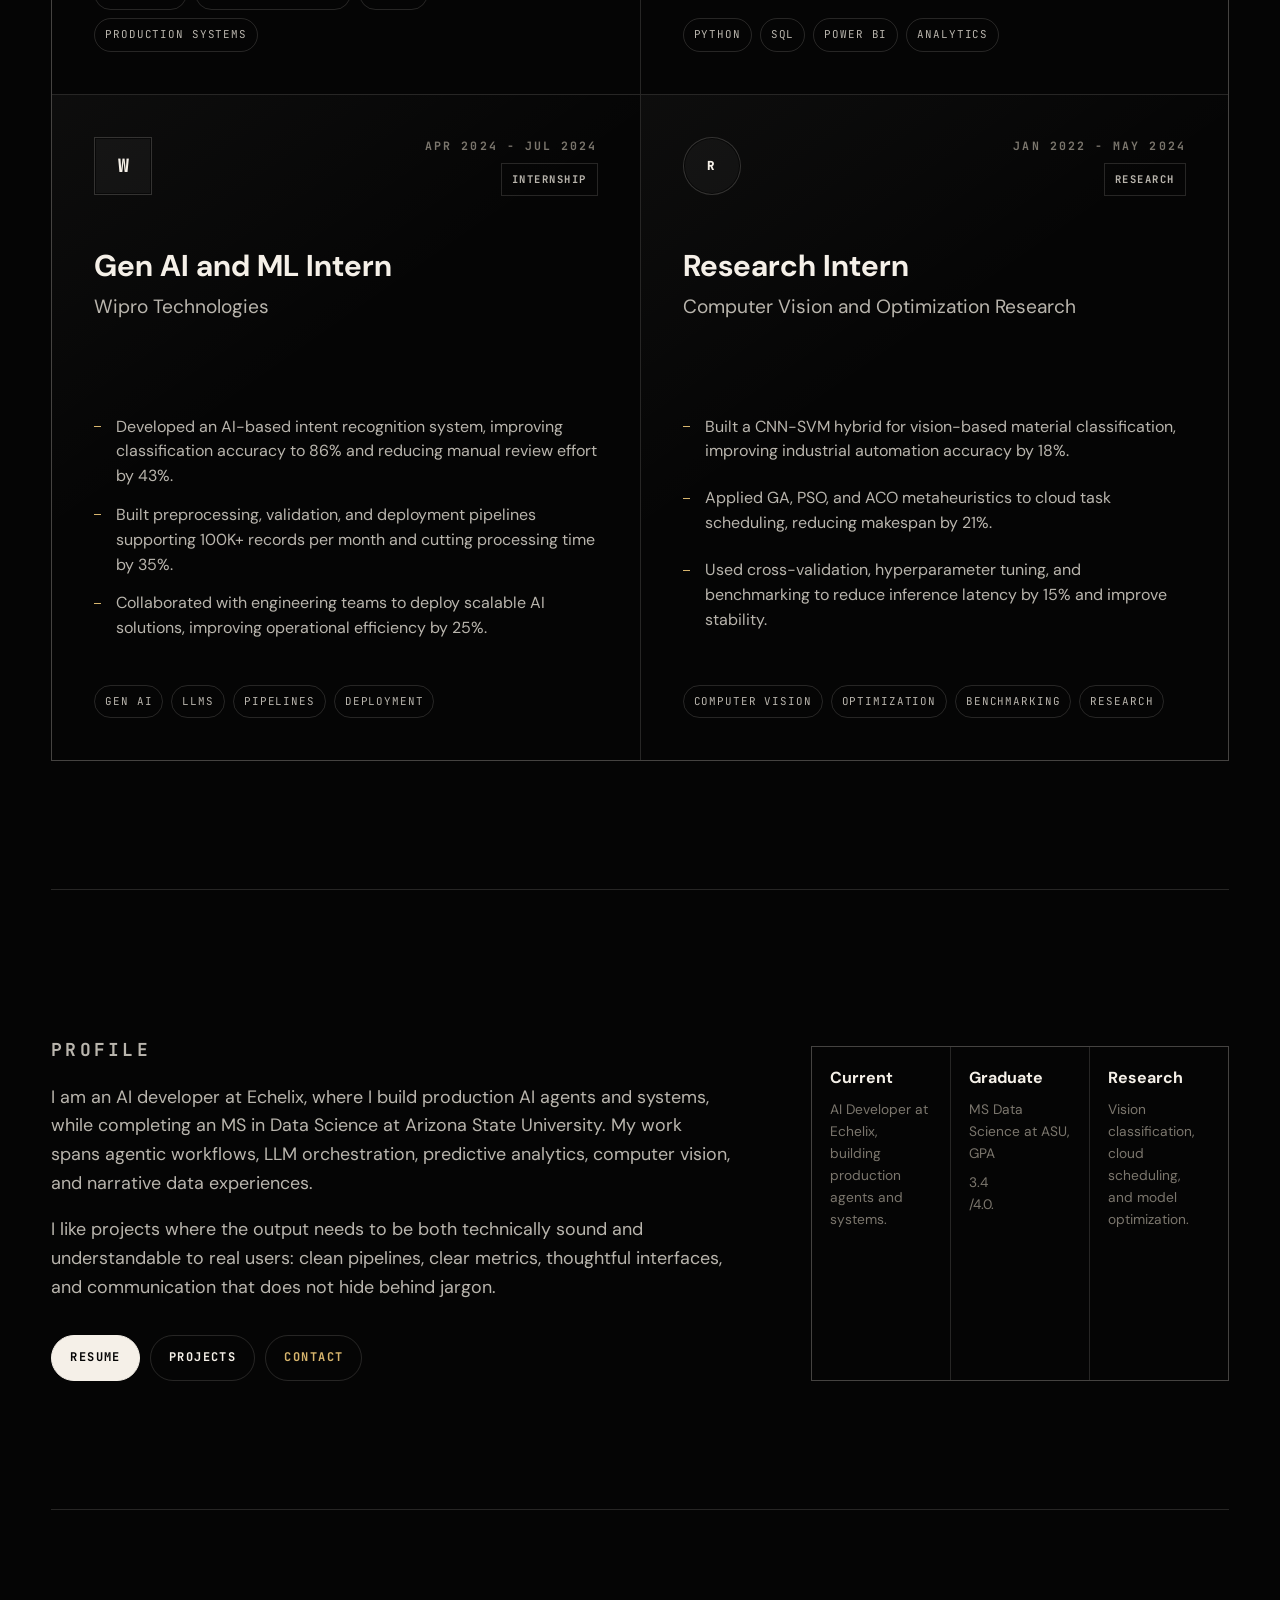
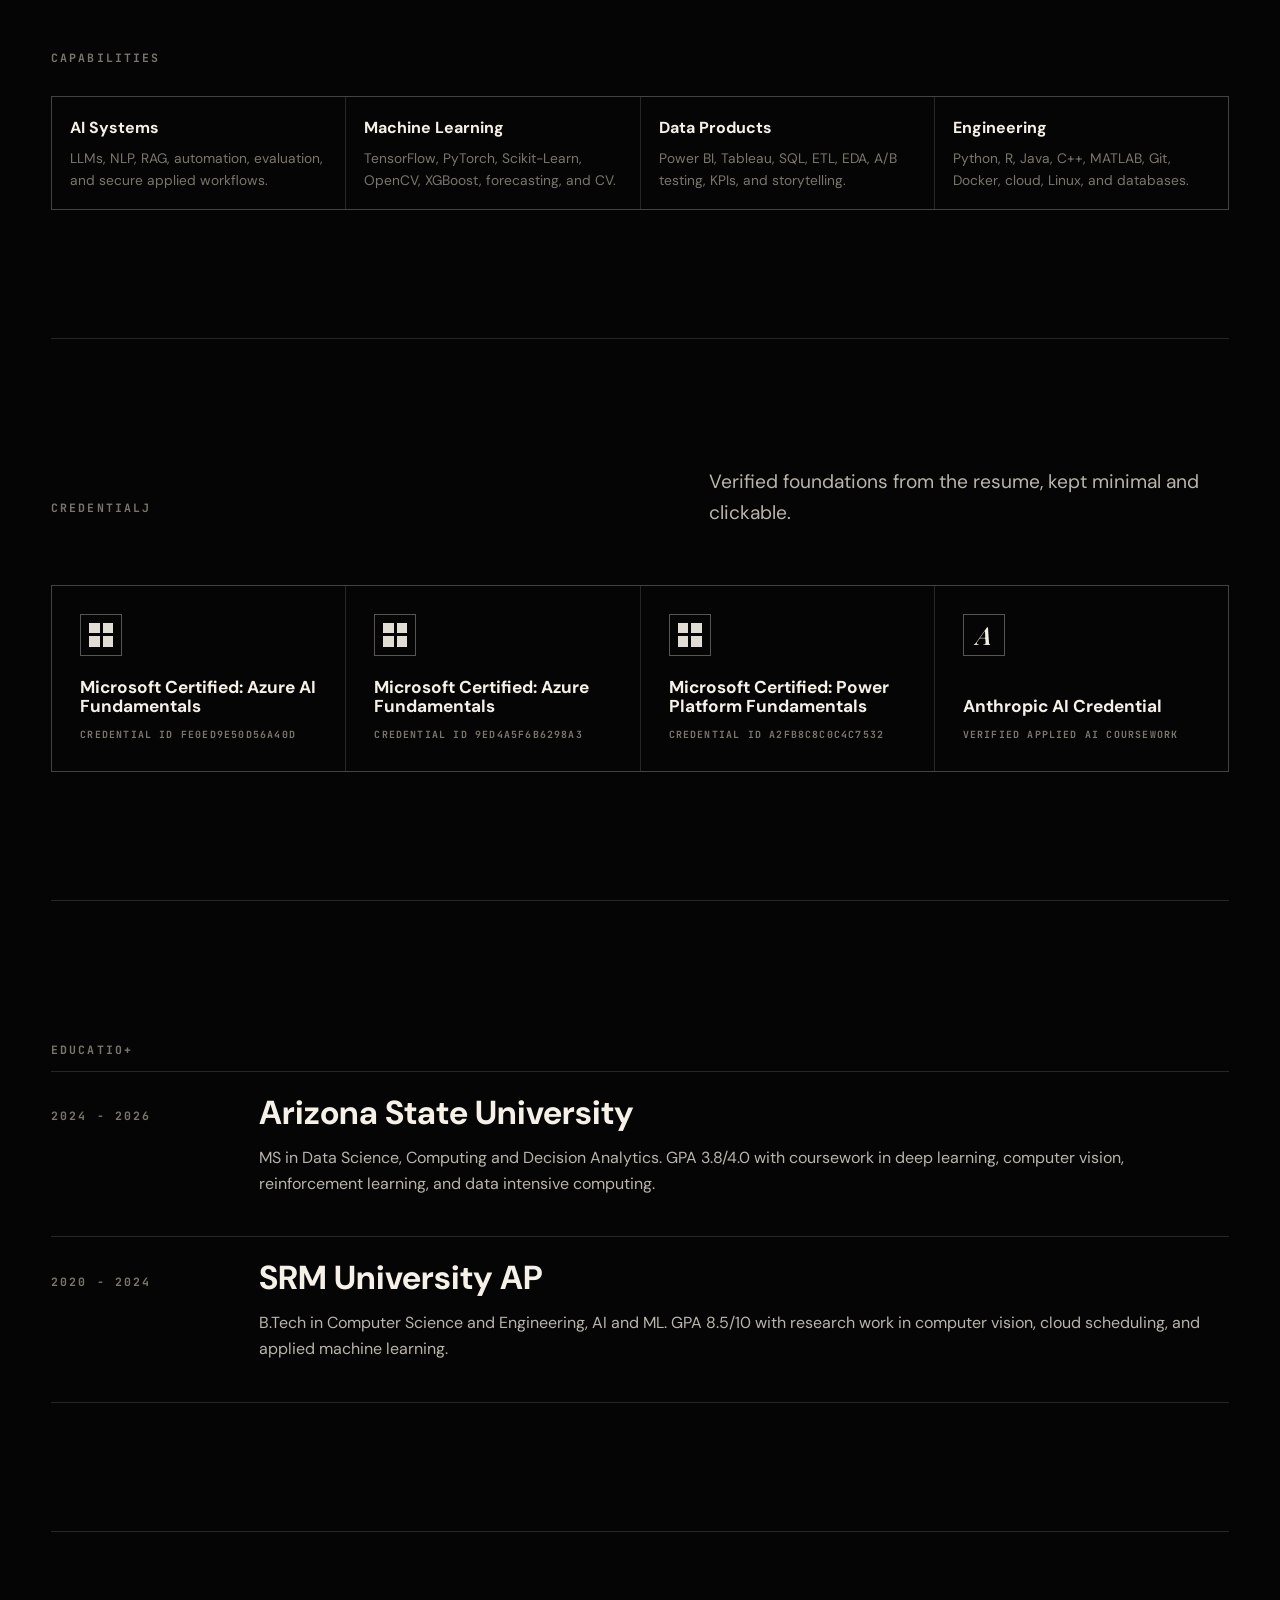
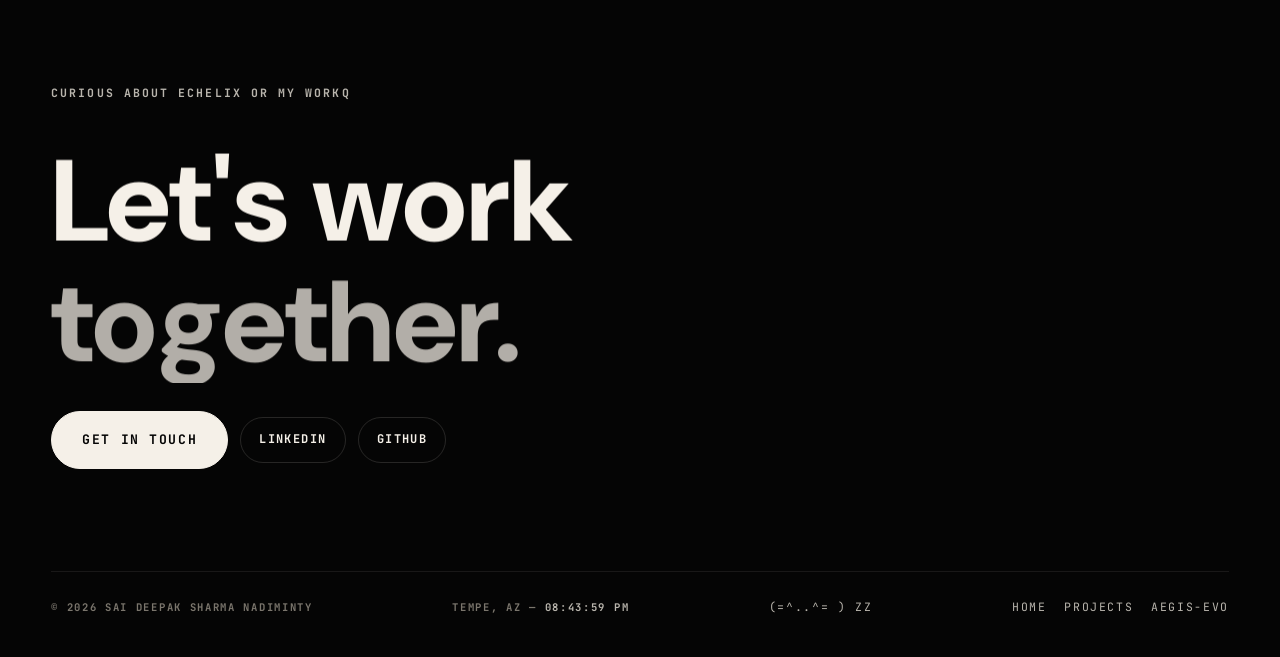
<file: profile.html>
<!DOCTYPE html>
<html lang="en">
<head>
    <meta charset="UTF-8" />
    <meta name="viewport" content="width=device-width, initial-scale=1.0" />
    <title>Work | Sai Deepak Sharma Nadiminty</title>
    <meta name="description" content="Experience of Sai Deepak Sharma Nadiminty: AI Developer at Echelix building production agents and systems, with analytics, ML, and research background." />
    <meta name="theme-color" content="#050505" />
    <link rel="icon" href="favicon.svg" type="image/svg+xml" />
    <link rel="icon" href="favicon-32.png" sizes="32x32" type="image/png" />
    <link rel="apple-touch-icon" href="apple-touch-icon.png" />
    <link rel="canonical" href="https://deepaksharma0801.github.io/Sai-Portfolio/profile.html" />
    <meta property="og:title" content="Work | Sai Deepak Sharma Nadiminty" />
    <meta property="og:description" content="Experience of Sai Deepak Sharma Nadiminty: AI Developer at Echelix building production agents and systems, with analytics, ML, and research background." />
    <meta property="og:type" content="website" />
    <meta property="og:url" content="https://deepaksharma0801.github.io/Sai-Portfolio/profile.html" />
    <meta property="og:image" content="https://deepaksharma0801.github.io/Sai-Portfolio/og-image.jpg" />
    <meta name="twitter:card" content="summary_large_image" />
    <meta name="twitter:image" content="https://deepaksharma0801.github.io/Sai-Portfolio/og-image.jpg" />
    <link rel="preconnect" href="https://fonts.googleapis.com" />
    <link rel="preconnect" href="https://fonts.gstatic.com" crossorigin />
    <link href="https://fonts.googleapis.com/css2?family=DM+Sans:wght@400;500;600;700;800&amp;family=JetBrains+Mono:wght@400;600;700&amp;family=Playfair+Display:ital,wght@1,600&amp;display=swap" rel="stylesheet" />
    <script>
        (function () {
            var d = document.documentElement;
            try {
                if (sessionStorage.getItem("sdsn-transition")) d.classList.add("is-arriving");
            } catch (e) {}
            setTimeout(function () { d.classList.remove("is-arriving"); }, 4000);
        })();
    </script>
    <link rel="stylesheet" href="styles.css?v=next-3" />
    <noscript>
        <style>
            .loading-screen { display: none !important; }
            .luxury-reveal,
            .luxury-reveal [data-stagger] > * {
                opacity: 1 !important;
                transform: none !important;
            }
        </style>
    </noscript>
</head>
<body data-page="profile">
    <div class="loading-screen" aria-hidden="true">
        <div class="rounded-div-wrap top"><div class="rounded-div"></div></div>
        <div class="loading-words">
            <span class="loading-word"></span>
            <span class="dot"></span>
        </div>
        <div class="rounded-div-wrap bottom"><div class="rounded-div"></div></div>
    </div>
    <div class="menu-screen" aria-hidden="true">
        <nav class="menu-inner" aria-label="Site menu">
            <p class="menu-kicker">Navigation</p>
            <div class="menu-links">
                <a href="index.html"><span class="menu-num">01</span><span class="menu-label">Home</span></a>
                <a href="work.html"><span class="menu-num">02</span><span class="menu-label">Projects</span></a>
                <a href="profile.html"><span class="menu-num">03</span><span class="menu-label">Work</span></a>
                <a href="aegis-evo.html"><span class="menu-num">04</span><span class="menu-label">Aegis-Evo</span></a>
                <a href="resume_new.pdf"><span class="menu-num">05</span><span class="menu-label">Resume</span></a>
            </div>
            <div class="menu-meta">
                <div>
                    <p class="menu-kicker">Contact</p>
                    <a href="mailto:deepak.nadiminti@gmail.com">Email</a>
                    <a href="https://www.linkedin.com/in/sai-deepak-sharma-09518b210/" target="_blank" rel="noreferrer">LinkedIn</a>
                    <a href="https://github.com/deepaksharma0801" target="_blank" rel="noreferrer">GitHub</a>
                </div>
                <div>
                    <p class="menu-kicker">Local time</p>
                    <p>Tempe, AZ &#8212; <span data-clock></span></p>
                </div>
            </div>
        </nav>
        <div class="rounded-div-wrap bottom"><div class="rounded-div"></div></div>
    </div>

    <a class="skip-link" href="#main">Skip to content</a>
    <header class="site-header">
        <a class="brand" href="index.html" aria-label="SDSN home">SDSN</a>
        <div class="header-tools">
            <nav class="site-nav" aria-label="Primary navigation">
            <a href="work.html">Projects</a>
            <a href="profile.html">Work</a>
            <a href="aegis-evo.html">Aegis-Evo</a>
            <a href="resume_new.pdf">Resume</a>
        </nav>
            <a class="arcade-cat" href="arcade.html" aria-label="Enter the arcade" title="The arcade"><svg viewBox="0 0 12 8" shape-rendering="crispEdges" aria-hidden="true" focusable="false"><g fill="currentColor"><rect x="1" y="0" width="1" height="1"/><rect x="3" y="0" width="1" height="1"/><rect x="1" y="1" width="1" height="1"/><rect x="2" y="1" width="1" height="1"/><rect x="3" y="1" width="1" height="1"/><rect x="1" y="2" width="1" height="1"/><rect x="2" y="2" width="1" height="1"/><rect x="3" y="2" width="1" height="1"/><rect x="10" y="2" width="1" height="1"/><rect x="2" y="3" width="1" height="1"/><rect x="3" y="3" width="1" height="1"/><rect x="4" y="3" width="1" height="1"/><rect x="5" y="3" width="1" height="1"/><rect x="6" y="3" width="1" height="1"/><rect x="7" y="3" width="1" height="1"/><rect x="8" y="3" width="1" height="1"/><rect x="9" y="3" width="1" height="1"/><rect x="10" y="3" width="1" height="1"/><rect x="2" y="4" width="1" height="1"/><rect x="3" y="4" width="1" height="1"/><rect x="4" y="4" width="1" height="1"/><rect x="5" y="4" width="1" height="1"/><rect x="6" y="4" width="1" height="1"/><rect x="7" y="4" width="1" height="1"/><rect x="8" y="4" width="1" height="1"/><rect x="9" y="4" width="1" height="1"/><rect x="2" y="5" width="1" height="1"/><rect x="3" y="5" width="1" height="1"/><rect x="4" y="5" width="1" height="1"/><rect x="5" y="5" width="1" height="1"/><rect x="6" y="5" width="1" height="1"/><rect x="7" y="5" width="1" height="1"/><rect x="8" y="5" width="1" height="1"/><rect x="9" y="5" width="1" height="1"/><rect x="2" y="6" width="1" height="1"/><rect x="4" y="6" width="1" height="1"/><rect x="7" y="6" width="1" height="1"/><rect x="9" y="6" width="1" height="1"/><rect x="2" y="7" width="1" height="1"/><rect x="4" y="7" width="1" height="1"/><rect x="7" y="7" width="1" height="1"/><rect x="9" y="7" width="1" height="1"/></g></svg></a>
            <a class="status-pill" href="#contact" aria-label="Reach out to learn more about Echelix or my work"><i aria-hidden="true"></i><span>Reach out</span></a>
            <button class="palette-chip" type="button" data-palette-open aria-label="Open command palette (Ctrl+K)">&#8984;</button>
            <button class="nav-toggle" type="button" aria-label="Open navigation" aria-expanded="false"><span></span></button>
        </div>
    </header>

    <main id="main">
        <section class="page-hero luxury-reveal">
            <p class="eyebrow">Work</p>
            <h1>Experience first. Systems always.</h1>
            <p class="lede">Resume-grounded experience across production AI agents, enterprise AI systems, analytics, and applied research, condensed into measurable outcomes and clean execution.</p>
        </section>

        <section class="page-section luxury-reveal" data-mood="warm" aria-labelledby="experience-heading">
            <div class="section-heading-row">
                <p class="section-kicker" id="experience-heading">Experience</p>
                <p>Actual resume roles, tightened into recruiter-readable proof points.</p>
            </div>
            <div class="experience-grid" data-stagger>
                <article class="experience-panel">
                    <div class="experience-brand">
                        <span class="org-mark org-mark-echelix" aria-label="Echelix">EX</span>
                        <div>
                            <p class="meta">2026 - Present</p>
                            <span>Current</span>
                        </div>
                    </div>
                    <div class="experience-title-row">
                        <div>
                            <h2>AI Developer</h2>
                            <p class="experience-company">Echelix</p>
                        </div>
                    </div>
                    <ul>
                        <li>Build and ship production AI agents and agentic workflows, from retrieval and tool-calling design through deployment.</li>
                        <li>Design evaluation, guardrail, and observability layers so agent behavior stays measurable and safe in production.</li>
                        <li>Work across the stack — LLM orchestration, APIs, and data pipelines — turning prototypes into reliable systems.</li>
                    </ul>
                    <div class="tool-row">
                        <span class="chip">AI Agents</span>
                        <span class="chip">LLM Orchestration</span>
                        <span class="chip">Python</span>
                        <span class="chip">Production Systems</span>
                    </div>
                </article>

                <article class="experience-panel">
                    <div class="experience-brand">
                        <span class="org-mark org-mark-asu" aria-label="ASU">ASU</span>
                        <div>
                            <p class="meta">Aug 2025 - Jul 2026</p>
                            <span>Previous</span>
                        </div>
                    </div>
                    <div class="experience-title-row">
                        <div>
                            <h2>Strategic Marketing Analyst</h2>
                            <p class="experience-company">ASU Knowledge Enterprise</p>
                        </div>
                    </div>
                    <ul>
                        <li>Automated marketing workflows and reporting pipelines, reducing manual effort by <span data-count="40">40</span>% and campaign cycle time by <span data-count="20">20</span>%.</li>
                        <li>Analyzed 50K+ records with Python and SQL across EDA, cohort, funnel, and variance analysis, improving efficiency by 22%.</li>
                        <li>Built predictive models and ETL dashboards across 10+ sources, improving model accuracy by 25% and saving 15+ reporting hours weekly.</li>
                    </ul>
                    <div class="tool-row">
                        <span class="chip">Python</span>
                        <span class="chip">SQL</span>
                        <span class="chip">Power BI</span>
                        <span class="chip">Analytics</span>
                    </div>
                </article>

                <article class="experience-panel">
                    <div class="experience-brand">
                        <span class="org-mark org-mark-wipro" aria-label="Wipro">W</span>
                        <div>
                            <p class="meta">Apr 2024 - Jul 2024</p>
                            <span>Internship</span>
                        </div>
                    </div>
                    <div class="experience-title-row">
                        <div>
                            <h2>Gen AI and ML Intern</h2>
                            <p class="experience-company">Wipro Technologies</p>
                        </div>
                    </div>
                    <ul>
                        <li>Developed an AI-based intent recognition system, improving classification accuracy to <span data-count="89">89</span>% and reducing manual review effort by <span data-count="45">45</span>%.</li>
                        <li>Built preprocessing, validation, and deployment pipelines supporting 100K+ records per month and cutting processing time by 35%.</li>
                        <li>Collaborated with engineering teams to deploy scalable AI solutions, improving operational efficiency by 25%.</li>
                    </ul>
                    <div class="tool-row">
                        <span class="chip">Gen AI</span>
                        <span class="chip">LLMs</span>
                        <span class="chip">Pipelines</span>
                        <span class="chip">Deployment</span>
                    </div>
                </article>

                <article class="experience-panel">
                    <div class="experience-brand">
                        <span class="org-mark org-mark-research" aria-label="Research">R</span>
                        <div>
                            <p class="meta">Jan 2022 - May 2024</p>
                            <span>Research</span>
                        </div>
                    </div>
                    <div class="experience-title-row">
                        <div>
                            <h2>Research Intern</h2>
                            <p class="experience-company">Computer Vision and Optimization Research</p>
                        </div>
                    </div>
                    <ul>
                        <li>Built a CNN-SVM hybrid for vision-based material classification, improving industrial automation accuracy by 18%.</li>
                        <li>Applied GA, PSO, and ACO metaheuristics to cloud task scheduling, reducing makespan by <span data-count="22">22</span>%.</li>
                        <li>Used cross-validation, hyperparameter tuning, and benchmarking to reduce inference latency by 15% and improve stability.</li>
                    </ul>
                    <div class="tool-row">
                        <span class="chip">Computer Vision</span>
                        <span class="chip">Optimization</span>
                        <span class="chip">Benchmarking</span>
                        <span class="chip">Research</span>
                    </div>
                </article>
            </div>
        </section>

        <section class="page-section profile-layout luxury-reveal" aria-labelledby="about-heading">
            <div class="profile-copy">
                <p class="section-kicker" id="about-heading">Profile</p>
                <p>I am an AI developer at Echelix, where I build production AI agents and systems, while completing an MS in Data Science at Arizona State University. My work spans agentic workflows, LLM orchestration, predictive analytics, computer vision, and narrative data experiences.</p>
                <p>I like projects where the output needs to be both technically sound and understandable to real users: clean pipelines, clear metrics, thoughtful interfaces, and communication that does not hide behind jargon.</p>
                <div class="action-row">
                    <a class="button primary" href="resume_new.pdf"><span>Resume</span></a>
                    <a class="button" href="work.html"><span>Projects</span></a>
                    <a class="button ghost" href="mailto:deepak.nadiminti@gmail.com"><span>Contact</span></a>
                </div>
            </div>
            <aside class="profile-grid" aria-label="Work highlights" data-stagger>
                <div class="profile-card"><strong>Current</strong><span>AI Developer at Echelix, building production agents and systems.</span></div>
                <div class="profile-card"><strong>Graduate</strong><span>MS Data Science at ASU, GPA <span data-count="3.8">3.8</span>/4.0.</span></div>
                <div class="profile-card"><strong>Research</strong><span>Vision classification, cloud scheduling, and model optimization.</span></div>
            </aside>
        </section>

        <section class="page-section luxury-reveal" data-mood="cool" aria-labelledby="skills-heading">
            <p class="section-kicker" id="skills-heading">Capabilities</p>
            <div class="capability-grid" data-stagger>
                <div class="capability"><strong>AI Systems</strong><span>LLMs, NLP, RAG, automation, evaluation, and secure applied workflows.</span></div>
                <div class="capability"><strong>Machine Learning</strong><span>TensorFlow, PyTorch, Scikit-Learn, OpenCV, XGBoost, forecasting, and CV.</span></div>
                <div class="capability"><strong>Data Products</strong><span>Power BI, Tableau, SQL, ETL, EDA, A/B testing, KPIs, and storytelling.</span></div>
                <div class="capability"><strong>Engineering</strong><span>Python, R, Java, C++, MATLAB, Git, Docker, cloud, Linux, and databases.</span></div>
            </div>
        </section>

        <section class="page-section luxury-reveal" aria-labelledby="credential-heading">
            <div class="section-heading-row">
                <p class="section-kicker" id="credential-heading">Credentials</p>
                <p>Verified foundations from the resume, kept minimal and clickable.</p>
            </div>
            <div class="certification-grid" data-stagger>
                <a class="cert-card" href="https://learn.microsoft.com/en-us/users/NSDeepakSharma-5841/credentials/FE0ED9E50D56A40D?ref=https%3a%2f%2fwww.linkedin.com%2f">
                    <span class="logo-mark microsoft-mark" aria-hidden="true"><i></i><i></i><i></i><i></i></span>
                    <span><strong>Microsoft Certified: Azure AI Fundamentals</strong><em>Credential ID FE0ED9E50D56A40D</em></span>
                </a>
                <a class="cert-card" href="https://learn.microsoft.com/en-us/users/nsdeepaksharma-5841/credentials/9ed4a5f6b6298a3?ref=https%3A%2F%2Fwww.linkedin.com%2F">
                    <span class="logo-mark microsoft-mark" aria-hidden="true"><i></i><i></i><i></i><i></i></span>
                    <span><strong>Microsoft Certified: Azure Fundamentals</strong><em>Credential ID 9ED4A5F6B6298A3</em></span>
                </a>
                <a class="cert-card" href="https://learn.microsoft.com/en-us/users/nsdeepaksharma-5841/credentials/A2FB8C8C0C4C7532?ref=https%3A%2F%2Fwww.linkedin.com%2F">
                    <span class="logo-mark microsoft-mark" aria-hidden="true"><i></i><i></i><i></i><i></i></span>
                    <span><strong>Microsoft Certified: Power Platform Fundamentals</strong><em>Credential ID A2FB8C8C0C4C7532</em></span>
                </a>
                <a class="cert-card" href="https://verify.skilljar.com/c/kc8pvhdf4278">
                    <span class="logo-mark anthropic-mark" aria-hidden="true">A</span>
                    <span><strong>Anthropic AI Credential</strong><em>Verified applied AI coursework</em></span>
                </a>
            </div>
        </section>

        <section class="page-section luxury-reveal" aria-labelledby="education-heading">
            <p class="section-kicker" id="education-heading">Education</p>
            <div class="timeline" data-stagger>
                <article class="timeline-item">
                    <p class="meta">2024 - 2026</p>
                    <div>
                        <h3>Arizona State University</h3>
                        <p class="body-copy">MS in Data Science, Computing and Decision Analytics. GPA 3.8/4.0 with coursework in deep learning, computer vision, reinforcement learning, and data intensive computing.</p>
                    </div>
                </article>
                <article class="timeline-item">
                    <p class="meta">2020 - 2024</p>
                    <div>
                        <h3>SRM University AP</h3>
                        <p class="body-copy">B.Tech in Computer Science and Engineering, AI and ML. GPA 8.5/10 with research work in computer vision, cloud scheduling, and applied machine learning.</p>
                    </div>
                </article>
            </div>
        </section>
    </main>

    <footer class="site-footer luxury-reveal" id="contact">
        <div class="footer-cta">
            <p class="eyebrow">Curious about Echelix or my work?</p>
            <h2 class="footer-title"><span>Let's work</span><span class="footer-title-accent">together.</span></h2>
            <div class="footer-actions">
                <a class="button primary pill-lg" href="mailto:deepak.nadiminti@gmail.com"><span>Get in touch</span></a>
                <a class="button" href="https://www.linkedin.com/in/sai-deepak-sharma-09518b210/" target="_blank" rel="noreferrer"><span>LinkedIn</span></a>
                <a class="button" href="https://github.com/deepaksharma0801" target="_blank" rel="noreferrer"><span>GitHub</span></a>
            </div>
        </div>
        <div class="footer-meta">
            <p>© 2026 Sai Deepak Sharma Nadiminty</p>
            <p class="footer-time">Tempe, AZ &#8212; <span data-clock></span></p>
            <a class="footer-cat" href="arcade.html" aria-label="A sleeping pixel cat. Wake it at your own risk.">(=^..^= ) zZ</a>
            <div class="footer-links">
                <a href="index.html">Home</a>
                <a href="work.html">Projects</a>
                <a href="aegis-evo.html">Aegis-Evo</a>
            </div>
        </div>
    </footer>
    <script src="assets/vendor/gsap.min.js"></script>
    <script src="assets/vendor/ScrollTrigger.min.js"></script>
    <script src="assets/vendor/lenis.min.js"></script>
    <script src="script.js?v=next-3"></script>
    <script src="motion.js?v=next-3"></script>
    <script src="extras.js?v=next-3"></script>
</body>
</html>
</file>
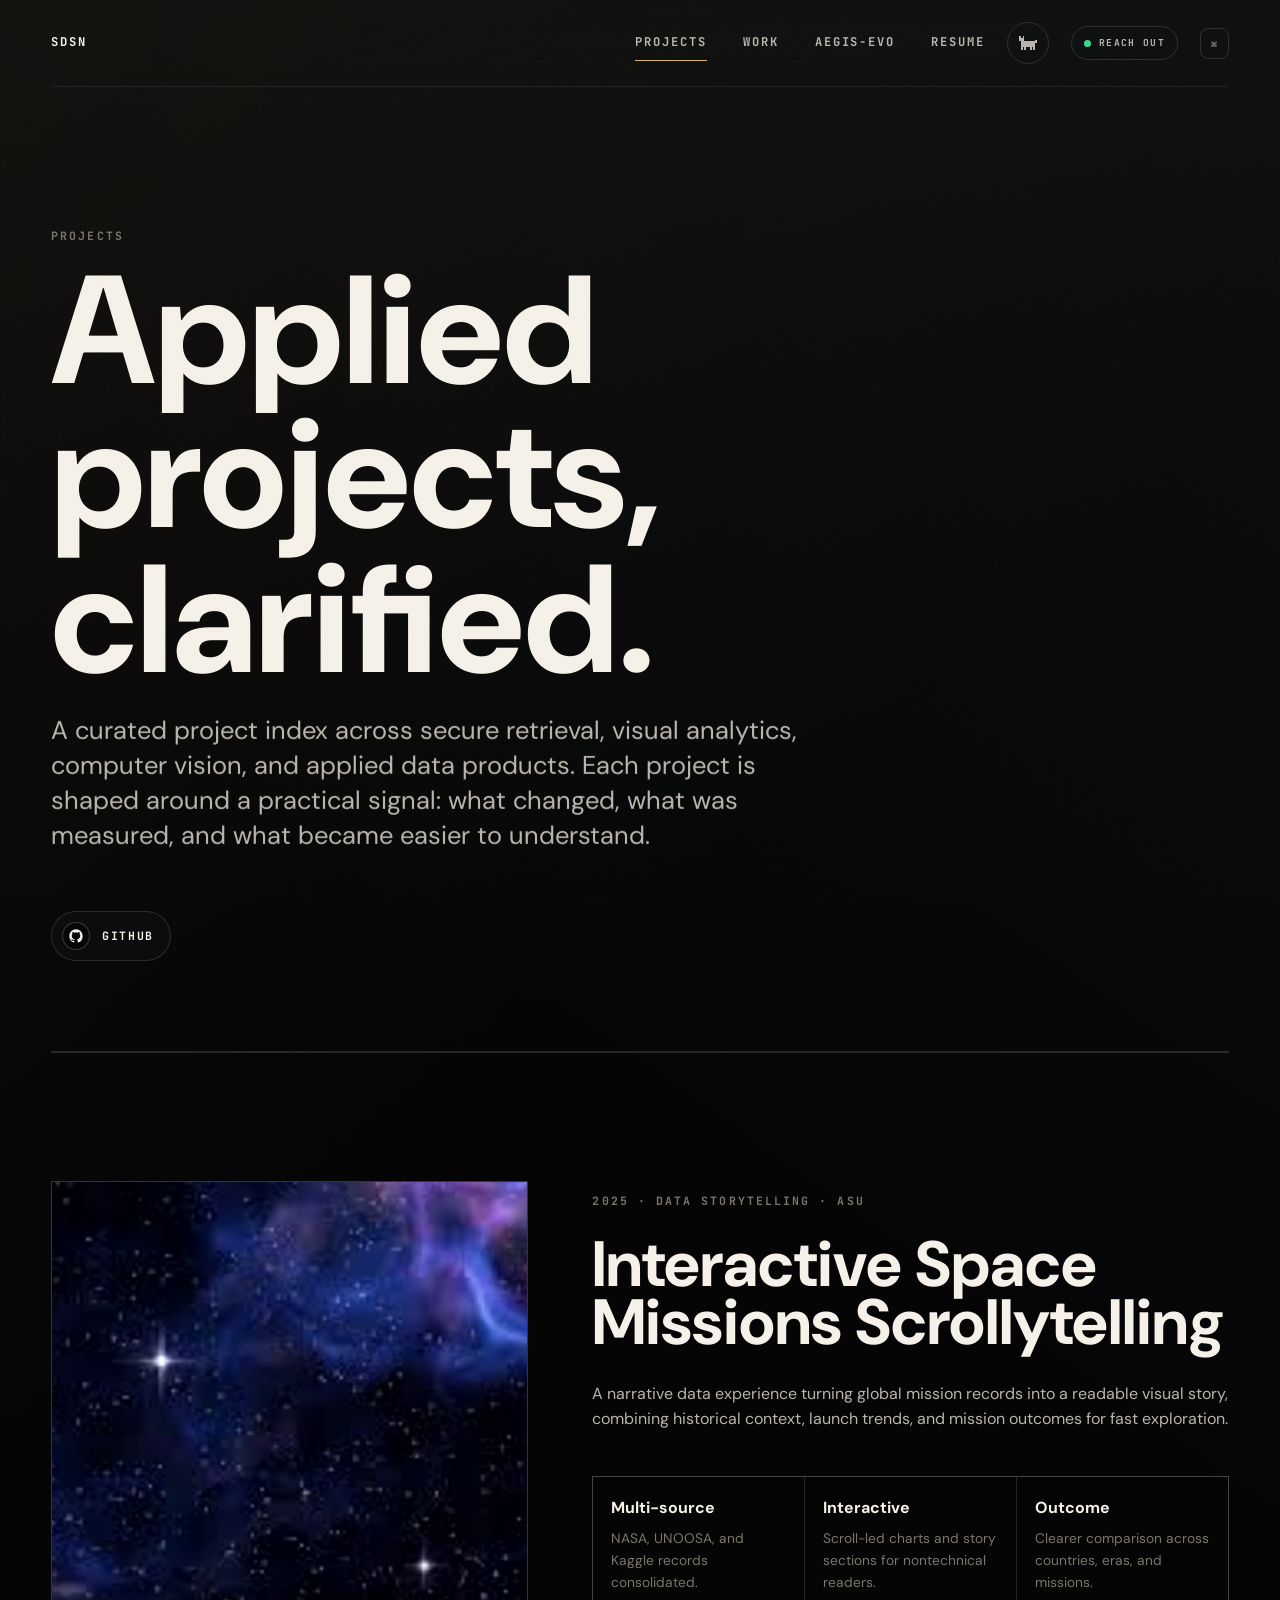
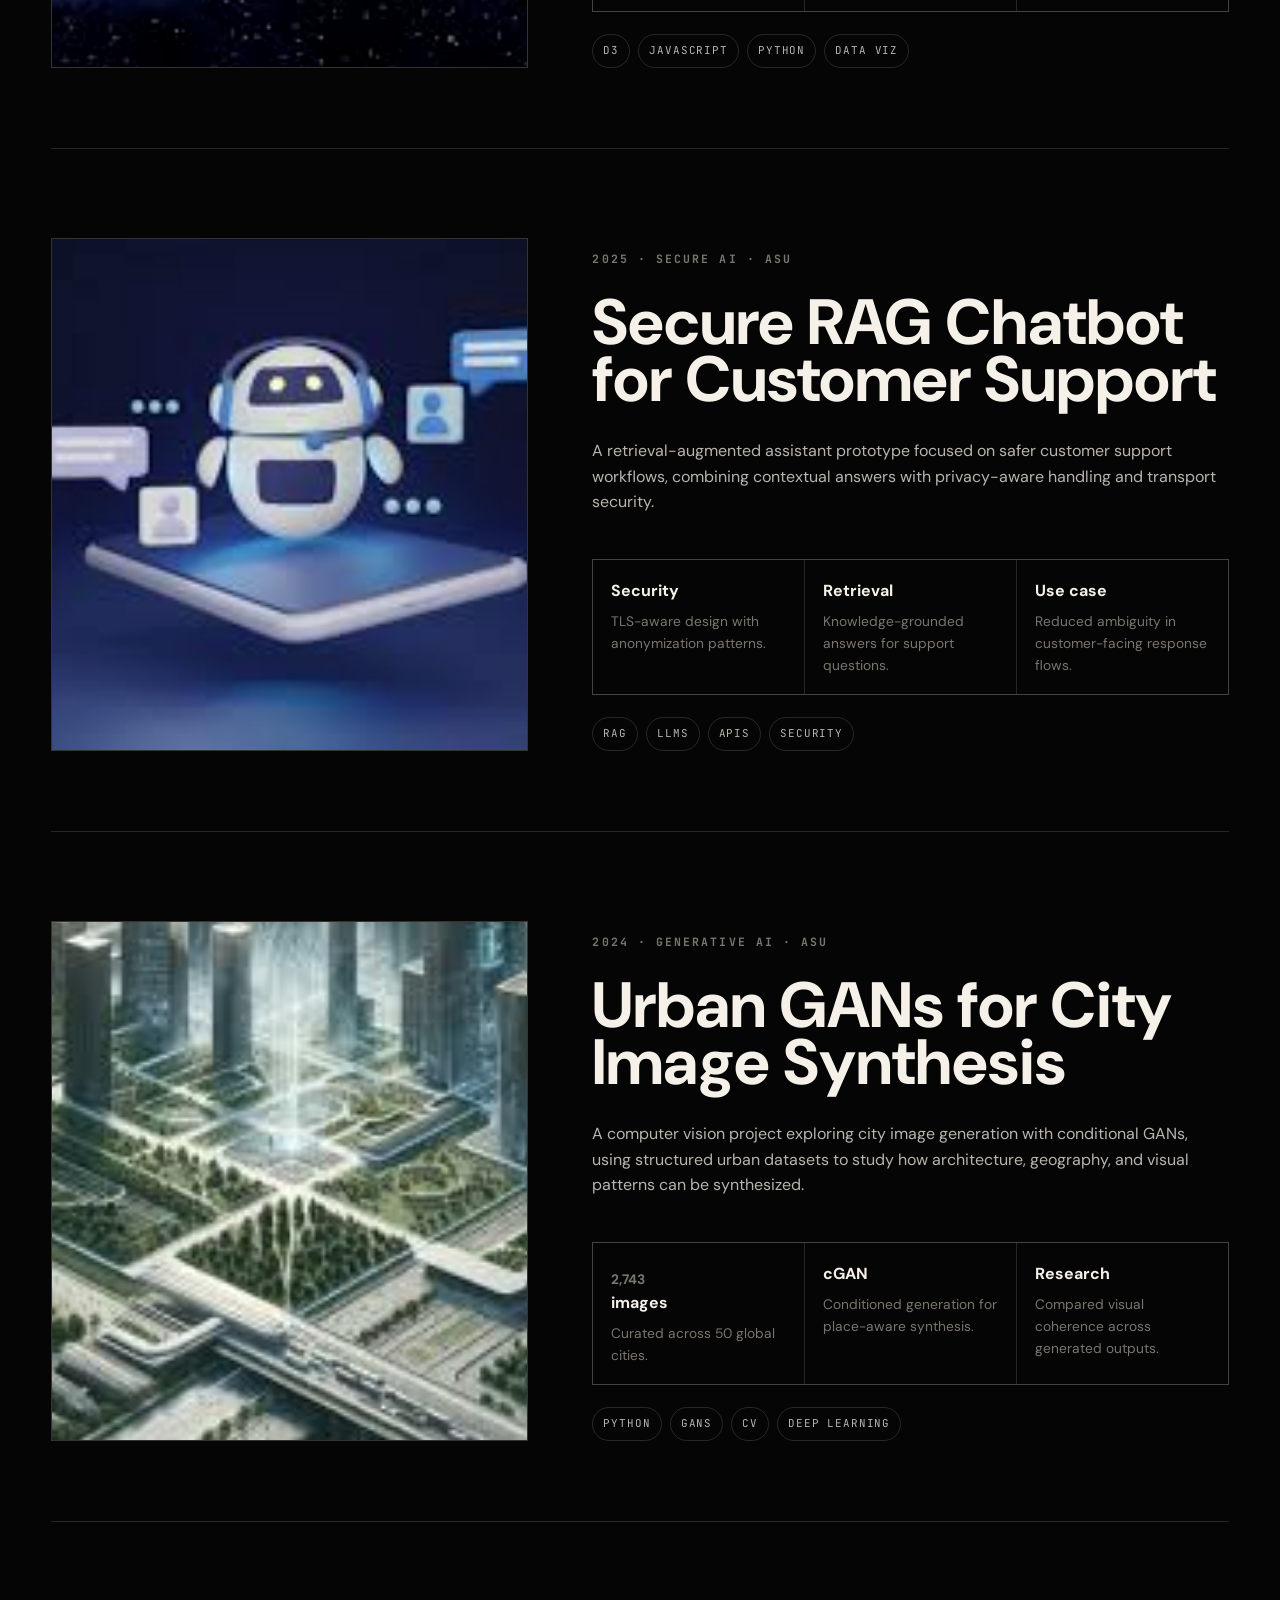
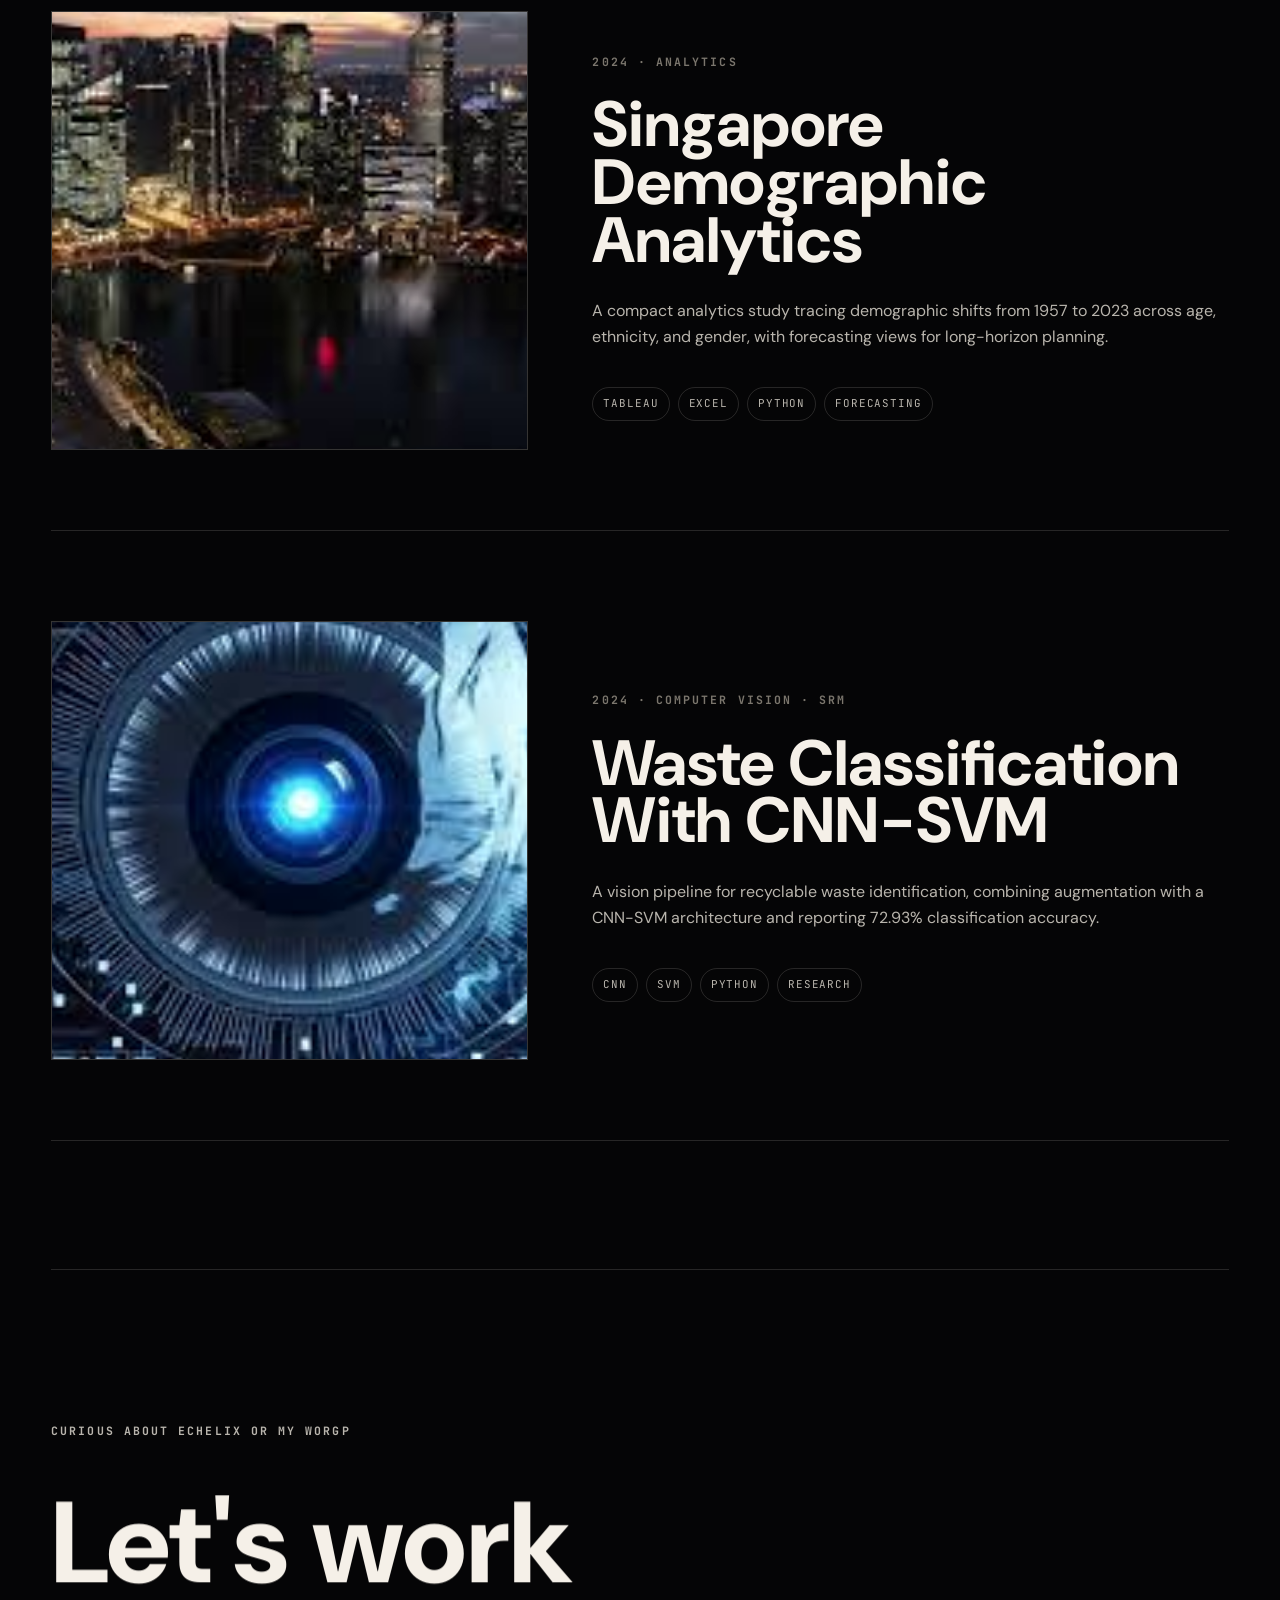
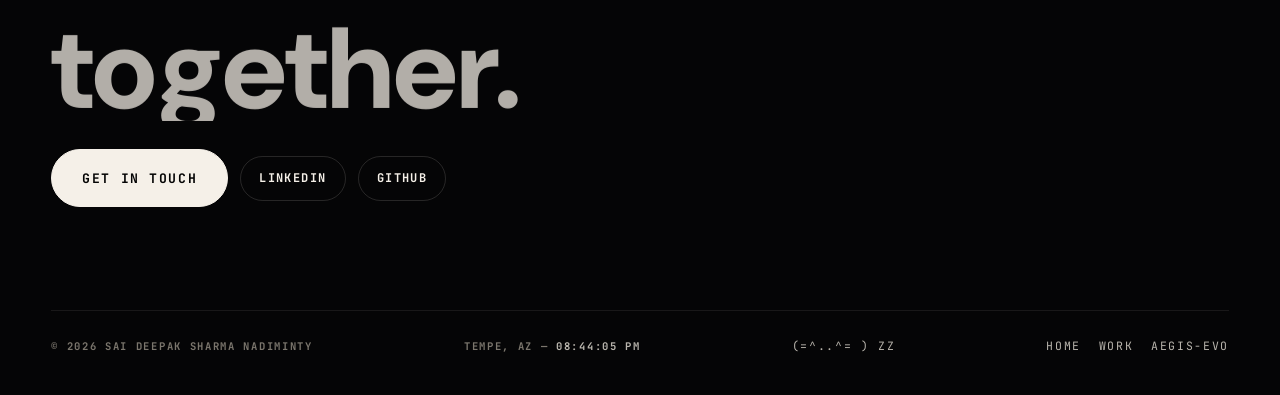
<file: work.html>
<!DOCTYPE html>
<html lang="en">
<head>
    <meta charset="UTF-8" />
    <meta name="viewport" content="width=device-width, initial-scale=1.0" />
    <title>Projects | Sai Deepak Sharma Nadiminty</title>
    <meta name="description" content="Selected AI, data science, computer vision, analytics, and secure RAG projects by Sai Deepak Sharma Nadiminty." />
    <meta name="theme-color" content="#050505" />
    <link rel="icon" href="favicon.svg" type="image/svg+xml" />
    <link rel="icon" href="favicon-32.png" sizes="32x32" type="image/png" />
    <link rel="apple-touch-icon" href="apple-touch-icon.png" />
    <link rel="canonical" href="https://deepaksharma0801.github.io/Sai-Portfolio/work.html" />
    <meta property="og:title" content="Projects | Sai Deepak Sharma Nadiminty" />
    <meta property="og:description" content="Selected AI, data science, computer vision, analytics, and secure RAG projects by Sai Deepak Sharma Nadiminty." />
    <meta property="og:type" content="website" />
    <meta property="og:url" content="https://deepaksharma0801.github.io/Sai-Portfolio/work.html" />
    <meta property="og:image" content="https://deepaksharma0801.github.io/Sai-Portfolio/og-image.jpg" />
    <meta name="twitter:card" content="summary_large_image" />
    <meta name="twitter:image" content="https://deepaksharma0801.github.io/Sai-Portfolio/og-image.jpg" />
    <link rel="preconnect" href="https://fonts.googleapis.com" />
    <link rel="preconnect" href="https://fonts.gstatic.com" crossorigin />
    <link href="https://fonts.googleapis.com/css2?family=DM+Sans:wght@400;500;600;700;800&amp;family=JetBrains+Mono:wght@400;600;700&amp;family=Playfair+Display:ital,wght@1,600&amp;display=swap" rel="stylesheet" />
    <script>
        (function () {
            var d = document.documentElement;
            try {
                if (sessionStorage.getItem("sdsn-transition")) d.classList.add("is-arriving");
            } catch (e) {}
            setTimeout(function () { d.classList.remove("is-arriving"); }, 4000);
        })();
    </script>
    <link rel="stylesheet" href="styles.css?v=next-3" />
    <noscript>
        <style>
            .loading-screen { display: none !important; }
            .luxury-reveal,
            .luxury-reveal [data-stagger] > * {
                opacity: 1 !important;
                transform: none !important;
            }
        </style>
    </noscript>
</head>
<body data-page="work">
    <div class="loading-screen" aria-hidden="true">
        <div class="rounded-div-wrap top"><div class="rounded-div"></div></div>
        <div class="loading-words">
            <span class="loading-word"></span>
            <span class="dot"></span>
        </div>
        <div class="rounded-div-wrap bottom"><div class="rounded-div"></div></div>
    </div>
    <div class="menu-screen" aria-hidden="true">
        <nav class="menu-inner" aria-label="Site menu">
            <p class="menu-kicker">Navigation</p>
            <div class="menu-links">
                <a href="index.html"><span class="menu-num">01</span><span class="menu-label">Home</span></a>
                <a href="work.html"><span class="menu-num">02</span><span class="menu-label">Projects</span></a>
                <a href="profile.html"><span class="menu-num">03</span><span class="menu-label">Work</span></a>
                <a href="aegis-evo.html"><span class="menu-num">04</span><span class="menu-label">Aegis-Evo</span></a>
                <a href="resume_new.pdf"><span class="menu-num">05</span><span class="menu-label">Resume</span></a>
            </div>
            <div class="menu-meta">
                <div>
                    <p class="menu-kicker">Contact</p>
                    <a href="mailto:deepak.nadiminti@gmail.com">Email</a>
                    <a href="https://www.linkedin.com/in/sai-deepak-sharma-09518b210/" target="_blank" rel="noreferrer">LinkedIn</a>
                    <a href="https://github.com/deepaksharma0801" target="_blank" rel="noreferrer">GitHub</a>
                </div>
                <div>
                    <p class="menu-kicker">Local time</p>
                    <p>Tempe, AZ &#8212; <span data-clock></span></p>
                </div>
            </div>
        </nav>
        <div class="rounded-div-wrap bottom"><div class="rounded-div"></div></div>
    </div>

    <a class="skip-link" href="#main">Skip to content</a>
    <header class="site-header">
        <a class="brand" href="index.html" aria-label="SDSN home">SDSN</a>
        <div class="header-tools">
            <nav class="site-nav" aria-label="Primary navigation">
            <a href="work.html">Projects</a>
            <a href="profile.html">Work</a>
            <a href="aegis-evo.html">Aegis-Evo</a>
            <a href="resume_new.pdf">Resume</a>
        </nav>
            <a class="arcade-cat" href="arcade.html" aria-label="Enter the arcade" title="The arcade"><svg viewBox="0 0 12 8" shape-rendering="crispEdges" aria-hidden="true" focusable="false"><g fill="currentColor"><rect x="1" y="0" width="1" height="1"/><rect x="3" y="0" width="1" height="1"/><rect x="1" y="1" width="1" height="1"/><rect x="2" y="1" width="1" height="1"/><rect x="3" y="1" width="1" height="1"/><rect x="1" y="2" width="1" height="1"/><rect x="2" y="2" width="1" height="1"/><rect x="3" y="2" width="1" height="1"/><rect x="10" y="2" width="1" height="1"/><rect x="2" y="3" width="1" height="1"/><rect x="3" y="3" width="1" height="1"/><rect x="4" y="3" width="1" height="1"/><rect x="5" y="3" width="1" height="1"/><rect x="6" y="3" width="1" height="1"/><rect x="7" y="3" width="1" height="1"/><rect x="8" y="3" width="1" height="1"/><rect x="9" y="3" width="1" height="1"/><rect x="10" y="3" width="1" height="1"/><rect x="2" y="4" width="1" height="1"/><rect x="3" y="4" width="1" height="1"/><rect x="4" y="4" width="1" height="1"/><rect x="5" y="4" width="1" height="1"/><rect x="6" y="4" width="1" height="1"/><rect x="7" y="4" width="1" height="1"/><rect x="8" y="4" width="1" height="1"/><rect x="9" y="4" width="1" height="1"/><rect x="2" y="5" width="1" height="1"/><rect x="3" y="5" width="1" height="1"/><rect x="4" y="5" width="1" height="1"/><rect x="5" y="5" width="1" height="1"/><rect x="6" y="5" width="1" height="1"/><rect x="7" y="5" width="1" height="1"/><rect x="8" y="5" width="1" height="1"/><rect x="9" y="5" width="1" height="1"/><rect x="2" y="6" width="1" height="1"/><rect x="4" y="6" width="1" height="1"/><rect x="7" y="6" width="1" height="1"/><rect x="9" y="6" width="1" height="1"/><rect x="2" y="7" width="1" height="1"/><rect x="4" y="7" width="1" height="1"/><rect x="7" y="7" width="1" height="1"/><rect x="9" y="7" width="1" height="1"/></g></svg></a>
            <a class="status-pill" href="#contact" aria-label="Reach out to learn more about Echelix or my work"><i aria-hidden="true"></i><span>Reach out</span></a>
            <button class="palette-chip" type="button" data-palette-open aria-label="Open command palette (Ctrl+K)">&#8984;</button>
            <button class="nav-toggle" type="button" aria-label="Open navigation" aria-expanded="false"><span></span></button>
        </div>
    </header>

    <main id="main">
        <section class="page-hero luxury-reveal">
            <p class="eyebrow">Projects</p>
            <h1>Applied projects, clarified.</h1>
            <p class="lede">A curated project index across secure retrieval, visual analytics, computer vision, and applied data products. Each project is shaped around a practical signal: what changed, what was measured, and what became easier to understand.</p>
            <a class="github-link" href="https://github.com/deepaksharma0801" target="_blank" rel="noreferrer" aria-label="Open Sai Deepak Sharma Nadiminty's GitHub profile">
                <span class="github-icon" aria-hidden="true">
                    <svg viewBox="0 0 24 24" focusable="false">
                        <path d="M12 2C6.48 2 2 6.58 2 12.22c0 4.5 2.86 8.32 6.84 9.67.5.1.68-.22.68-.49 0-.24-.01-1.04-.01-1.9-2.78.62-3.37-1.22-3.37-1.22-.45-1.18-1.11-1.49-1.11-1.49-.91-.64.07-.63.07-.63 1 .07 1.53 1.06 1.53 1.06.9 1.56 2.35 1.11 2.92.85.09-.66.35-1.11.63-1.37-2.22-.26-4.56-1.14-4.56-5.05 0-1.12.39-2.03 1.03-2.75-.1-.26-.45-1.3.1-2.71 0 0 .84-.27 2.75 1.05A9.32 9.32 0 0 1 12 6.9c.85 0 1.7.12 2.5.34 1.9-1.32 2.74-1.05 2.74-1.05.55 1.41.21 2.45.1 2.71.65.72 1.03 1.63 1.03 2.75 0 3.92-2.34 4.78-4.57 5.04.36.32.68.94.68 1.9 0 1.37-.01 2.47-.01 2.81 0 .27.18.59.69.49A10.05 10.05 0 0 0 22 12.22C22 6.58 17.52 2 12 2Z" />
                    </svg>
                </span>
                <span>GitHub</span>
            </a>
        </section>

        <section class="page-section work-list" data-mood="cool" aria-label="Projects index">
            <article class="work-item luxury-reveal" id="space">
                <a class="image-frame" href="https://github.com/deepaksharma0801" target="_blank" rel="noreferrer" aria-label="Open GitHub profile">
                    <img src="https://images.unsplash.com/photo-1446776811953-b23d57bd21aa?auto=format&amp;fit=crop&amp;w=1200&amp;q=82" alt="Satellite view of Earth for the space missions analytics project" onerror="this.onerror=null;this.src='space.jpeg';" />
                </a>
                <div class="work-content">
                    <p class="meta">2025 · Data Storytelling · ASU</p>
                    <h2>Interactive Space Missions Scrollytelling</h2>
                    <p class="project-summary">A narrative data experience turning global mission records into a readable visual story, combining historical context, launch trends, and mission outcomes for fast exploration.</p>
                    <div class="proof-grid" aria-label="Proof points" data-stagger>
                        <div class="proof"><strong>Multi-source</strong><span>NASA, UNOOSA, and Kaggle records consolidated.</span></div>
                        <div class="proof"><strong>Interactive</strong><span>Scroll-led charts and story sections for nontechnical readers.</span></div>
                        <div class="proof"><strong>Outcome</strong><span>Clearer comparison across countries, eras, and missions.</span></div>
                    </div>
                    <div class="tool-row"><span class="chip">D3</span><span class="chip">JavaScript</span><span class="chip">Python</span><span class="chip">Data Viz</span></div>
                </div>
            </article>

            <article class="work-item luxury-reveal" id="rag">
                <div class="image-frame">
                    <img src="https://images.unsplash.com/photo-1558494949-ef010cbdcc31?auto=format&amp;fit=crop&amp;w=1200&amp;q=82" alt="Data center server racks for the secure RAG chatbot project" loading="lazy" decoding="async" onerror="this.onerror=null;this.src='chatbot.jpeg';" />
                </div>
                <div class="work-content">
                    <p class="meta">2025 · Secure AI · ASU</p>
                    <h2>Secure RAG Chatbot for Customer Support</h2>
                    <p class="project-summary">A retrieval-augmented assistant prototype focused on safer customer support workflows, combining contextual answers with privacy-aware handling and transport security.</p>
                    <div class="proof-grid" aria-label="Proof points" data-stagger>
                        <div class="proof"><strong>Security</strong><span>TLS-aware design with anonymization patterns.</span></div>
                        <div class="proof"><strong>Retrieval</strong><span>Knowledge-grounded answers for support questions.</span></div>
                        <div class="proof"><strong>Use case</strong><span>Reduced ambiguity in customer-facing response flows.</span></div>
                    </div>
                    <div class="tool-row"><span class="chip">RAG</span><span class="chip">LLMs</span><span class="chip">APIs</span><span class="chip">Security</span></div>
                </div>
            </article>

            <article class="work-item luxury-reveal" id="urban">
                <div class="image-frame">
                    <img src="https://images.unsplash.com/photo-1518005020951-eccb494ad742?auto=format&amp;fit=crop&amp;w=1200&amp;q=82" alt="Architectural urban geometry for the Urban GANs project" loading="lazy" decoding="async" onerror="this.onerror=null;this.src='urban.jpeg';" />
                </div>
                <div class="work-content">
                    <p class="meta">2024 · Generative AI · ASU</p>
                    <h2>Urban GANs for City Image Synthesis</h2>
                    <p class="project-summary">A computer vision project exploring city image generation with conditional GANs, using structured urban datasets to study how architecture, geography, and visual patterns can be synthesized.</p>
                    <div class="proof-grid" aria-label="Proof points" data-stagger>
                        <div class="proof"><strong><span data-count="3050" data-comma>3,050</span> images</strong><span>Curated across 50 global cities.</span></div>
                        <div class="proof"><strong>cGAN</strong><span>Conditioned generation for place-aware synthesis.</span></div>
                        <div class="proof"><strong>Research</strong><span>Compared visual coherence across generated outputs.</span></div>
                    </div>
                    <div class="tool-row"><span class="chip">Python</span><span class="chip">GANs</span><span class="chip">CV</span><span class="chip">Deep Learning</span></div>
                </div>
            </article>

            <article class="work-item compact luxury-reveal" id="singapore">
                <div class="image-frame">
                    <img src="https://images.unsplash.com/photo-1525625293386-3f8f99389edd?auto=format&amp;fit=crop&amp;w=1200&amp;q=82" alt="Singapore skyline for the demographic analytics project" loading="lazy" decoding="async" onerror="this.onerror=null;this.src='singapore.jpeg';" />
                </div>
                <div class="work-content">
                    <p class="meta">2024 · Analytics</p>
                    <h2>Singapore Demographic Analytics</h2>
                    <p class="project-summary">A compact analytics study tracing demographic shifts from 1957 to 2023 across age, ethnicity, and gender, with forecasting views for long-horizon planning.</p>
                    <div class="tool-row"><span class="chip">Tableau</span><span class="chip">Excel</span><span class="chip">Python</span><span class="chip">Forecasting</span></div>
                </div>
            </article>

            <article class="work-item compact luxury-reveal" id="vision">
                <div class="image-frame">
                    <img src="https://images.unsplash.com/photo-1532996122724-e3c354a0b15b?auto=format&amp;fit=crop&amp;w=1200&amp;q=82" alt="Recycling and sorted materials for the waste classification project" loading="lazy" decoding="async" onerror="this.onerror=null;this.src='vision.jpeg';" />
                </div>
                <div class="work-content">
                    <p class="meta">2024 · Computer Vision · SRM</p>
                    <h2>Waste Classification With CNN-SVM</h2>
                    <p class="project-summary">A vision pipeline for recyclable waste identification, combining augmentation with a CNN-SVM architecture and reporting 72.93% classification accuracy.</p>
                    <div class="tool-row"><span class="chip">CNN</span><span class="chip">SVM</span><span class="chip">Python</span><span class="chip">Research</span></div>
                </div>
            </article>
        </section>
    </main>

    <footer class="site-footer luxury-reveal" id="contact">
        <div class="footer-cta">
            <p class="eyebrow">Curious about Echelix or my work?</p>
            <h2 class="footer-title"><span>Let's work</span><span class="footer-title-accent">together.</span></h2>
            <div class="footer-actions">
                <a class="button primary pill-lg" href="mailto:deepak.nadiminti@gmail.com"><span>Get in touch</span></a>
                <a class="button" href="https://www.linkedin.com/in/sai-deepak-sharma-09518b210/" target="_blank" rel="noreferrer"><span>LinkedIn</span></a>
                <a class="button" href="https://github.com/deepaksharma0801" target="_blank" rel="noreferrer"><span>GitHub</span></a>
            </div>
        </div>
        <div class="footer-meta">
            <p>© 2026 Sai Deepak Sharma Nadiminty</p>
            <p class="footer-time">Tempe, AZ &#8212; <span data-clock></span></p>
            <a class="footer-cat" href="arcade.html" aria-label="A sleeping pixel cat. Wake it at your own risk.">(=^..^= ) zZ</a>
            <div class="footer-links">
                <a href="index.html">Home</a>
                <a href="profile.html">Work</a>
                <a href="aegis-evo.html">Aegis-Evo</a>
            </div>
        </div>
    </footer>
    <script src="assets/vendor/gsap.min.js"></script>
    <script src="assets/vendor/ScrollTrigger.min.js"></script>
    <script src="assets/vendor/lenis.min.js"></script>
    <script src="script.js?v=next-3"></script>
    <script src="motion.js?v=next-3"></script>
    <script src="extras.js?v=next-3"></script>
</body>
</html>
</file>
<file: styles.css>
:root {
    --black: #050505;
    --graphite: #151515;
    --graphite-2: #202020;
    --ivory: #f5f0e8;
    --platinum: #b9b5ad;
    --dim: #7b766d;
    --gold: #d7b56d;
    --blue: #8fb8c8;
    --line: rgba(245, 240, 232, 0.14);
    --line-soft: rgba(245, 240, 232, 0.08);
    --panel: rgba(245, 240, 232, 0.045);
    --max: 1240px;
    --serifless: "DM Sans", Inter, system-ui, -apple-system, BlinkMacSystemFont, "Segoe UI", sans-serif;
    --mono: "JetBrains Mono", "SFMono-Regular", Consolas, monospace;
    --quote: "Playfair Display", Georgia, "Times New Roman", serif;
    --ease-out: cubic-bezier(0.16, 1, 0.3, 1);
    --ease-inout: cubic-bezier(0.76, 0, 0.24, 1);
    --dur-fast: 0.2s;
    --dur-base: 0.45s;
    --dur-slow: 0.8s;
    --rise: 24px;
    --stagger: 70ms;
}

* {
    box-sizing: border-box;
}

html {
    scroll-behavior: smooth;
    background: var(--black);
    /* clip (not hidden): decorative bleeds can't open a horizontal scroll
       axis, even programmatically. */
    overflow-x: clip;
}

body {
    margin: 0;
    min-height: 100vh;
    overflow-x: hidden;
    /* Color sits on background-color so the scroll mood system can tween it;
       the accent washes above it are translucent. */
    background-color: var(--black);
    background-image:
        linear-gradient(140deg, rgba(215, 181, 109, 0.055) 0%, transparent 24%),
        linear-gradient(215deg, rgba(143, 184, 200, 0.05) 0%, transparent 26%);
    color: var(--ivory);
    font-family: var(--serifless);
    line-height: 1.6;
}

body::before {
    content: "";
    position: fixed;
    inset: 0;
    z-index: -1;
    background-image:
        repeating-linear-gradient(90deg, rgba(245, 240, 232, 0.018) 0 1px, transparent 1px 4px),
        repeating-linear-gradient(0deg, rgba(245, 240, 232, 0.012) 0 1px, transparent 1px 5px);
    opacity: 0.11;
    mix-blend-mode: screen;
}

a {
    color: inherit;
}

:focus-visible {
    outline: 1px solid rgba(215, 181, 109, 0.75);
    outline-offset: 3px;
}

img {
    display: block;
    max-width: 100%;
}

.home-copy,
.work-content,
.profile-copy,
.case-copy,
.minimal-list strong,
.home-note,
.lede,
.body-copy,
.project-summary {
    min-width: 0;
}

.skip-link {
    position: absolute;
    left: 24px;
    top: -80px;
    z-index: 20;
    padding: 10px 14px;
    border: 1px solid var(--line);
    background: var(--ivory);
    color: var(--black);
    text-decoration: none;
}

.skip-link:focus {
    top: 18px;
}

/* ---------------------------------------------------------------------------
   Loading / transition screen (Snellenberg anatomy):
   a fixed panel with convex curved edges made from oversized rounded divs in
   overflow-hidden wraps. Reused for the hello preloader and page transitions.
   Hidden by default; html.is-loading / html.is-arriving (stamped by the inline
   head script before first paint) start it covering the page.
--------------------------------------------------------------------------- */
.loading-screen {
    position: fixed;
    inset: 0;
    z-index: 100;
    display: grid;
    place-items: center;
    background: #101014;
    pointer-events: none;
    visibility: hidden;
    transform: translateY(100%);
}

html.is-loading .loading-screen,
html.is-arriving .loading-screen {
    visibility: visible;
    transform: translateY(0);
}

.rounded-div-wrap {
    position: absolute;
    left: 0;
    width: 100%;
    height: 10vh;
    overflow: hidden;
    pointer-events: none;
}

.rounded-div-wrap.top {
    top: 0;
    transform: translateY(-99%);
}

.rounded-div-wrap.bottom {
    bottom: 0;
    transform: translateY(99%);
}

.rounded-div {
    position: absolute;
    left: -10%;
    width: 120%;
    height: 750px;
    background: #101014;
    border-radius: 50%;
}

.rounded-div-wrap.top .rounded-div {
    top: 0;
}

.rounded-div-wrap.bottom .rounded-div {
    bottom: 0;
}

.loading-words {
    display: flex;
    align-items: center;
    gap: 0.32em;
    color: var(--ivory);
    font-size: clamp(2.1rem, 5vw, 3.6rem);
    font-weight: 500;
    line-height: 1;
}

.loading-words .dot {
    width: 0.22em;
    height: 0.22em;
    border-radius: 50%;
    background: var(--ivory);
    align-self: center;
    margin-top: 0.18em;
}

.loading-word {
    display: block;
    min-height: 1em;
}

.site-header {
    position: sticky;
    top: 0;
    z-index: 30;
    display: flex;
    align-items: center;
    justify-content: space-between;
    width: min(100% - 8vw, var(--max));
    margin: 0 auto;
    padding: 22px 0;
    border-bottom: 1px solid var(--line-soft);
    backdrop-filter: blur(18px);
}

.brand,
.site-nav a,
.nav-toggle {
    font-family: var(--mono);
    font-size: 0.76rem;
    font-weight: 700;
    letter-spacing: 0.16em;
    text-transform: uppercase;
    text-decoration: none;
}

.brand {
    color: var(--ivory);
}

.site-nav {
    display: flex;
    gap: clamp(18px, 3vw, 36px);
    align-items: center;
}

.site-nav a {
    color: var(--platinum);
    position: relative;
}

.site-nav a::after {
    content: "";
    position: absolute;
    left: 0;
    bottom: -8px;
    width: 0;
    height: 1px;
    background: var(--gold);
    transition: width 0.28s ease;
}

.site-nav a:hover::after,
.site-nav a[aria-current="page"]::after {
    width: 100%;
}

.nav-toggle {
    display: grid;
    place-items: center;
    width: 42px;
    height: 42px;
    border: 1px solid var(--line);
    border-radius: 999px;
    background: transparent;
    color: var(--ivory);
    cursor: pointer;
    transition: border-color var(--dur-fast) ease;
}

.nav-toggle:hover {
    border-color: rgba(215, 181, 109, 0.52);
}

/* Desktop shows the inline links, so the burger only exists on mobile where
   it opens the overlay menu. */
@media (min-width: 901px) {
    .nav-toggle {
        display: none;
    }
}

.nav-toggle span,
.nav-toggle span::before,
.nav-toggle span::after {
    display: block;
    width: 16px;
    height: 1px;
    margin: 0 auto;
    background: currentColor;
    content: "";
    transition: transform 0.24s ease;
}

.nav-toggle span::before {
    transform: translateY(-6px);
}

.nav-toggle span::after {
    transform: translateY(5px);
}

body.nav-open .nav-toggle span {
    background: transparent;
}

body.nav-open .nav-toggle span::before {
    transform: rotate(45deg);
}

body.nav-open .nav-toggle span::after {
    transform: rotate(-45deg);
}

main {
    width: min(100% - 8vw, var(--max));
    margin: 0 auto;
}

.home-hero {
    min-height: calc(100vh - 88px);
    display: grid;
    grid-template-columns: minmax(0, 0.86fr) minmax(340px, 0.58fr);
    gap: clamp(36px, 5vw, 84px);
    align-items: center;
    padding: clamp(48px, 7vw, 96px) 0 clamp(58px, 8vw, 108px);
}

.eyebrow,
.section-kicker,
.meta,
.project-number,
.mini-label {
    color: var(--dim);
    font-family: var(--mono);
    font-size: 0.72rem;
    font-weight: 700;
    letter-spacing: 0.18em;
    text-transform: uppercase;
}

.home-copy h1,
.page-hero h1,
.section-heading h2,
.case-title {
    margin: 0;
    color: var(--ivory);
    font-weight: 800;
    letter-spacing: 0;
    line-height: 0.82;
}

.home-copy h1 {
    margin-top: clamp(24px, 4vw, 46px);
    font-size: clamp(4rem, 7.2vw, 6.75rem);
    max-width: 820px;
    overflow-wrap: normal;
    position: relative;
}

.home-copy h1 span {
    display: block;
}

.home-copy h1 .name-primary {
    color: var(--ivory);
}

.home-copy h1 .name-secondary {
    color: rgba(245, 240, 232, 0.72);
}

.home-copy h1::after {
    content: "";
    position: absolute;
    left: 0;
    bottom: -18px;
    width: min(220px, 42%);
    height: 1px;
    background: linear-gradient(90deg, var(--gold), transparent);
    transform: scaleX(1);
    transform-origin: left;
    transition: transform 1s var(--ease-out) 0.7s;
}

html.has-motion body:not(.hero-done) .home-copy h1::after {
    transform: scaleX(0);
    transition: none;
}

.home-position {
    max-width: 660px;
    margin: clamp(32px, 4vw, 48px) 0 0;
    color: var(--ivory);
    font-size: clamp(1.35rem, 2.3vw, 2.25rem);
    line-height: 1.12;
    letter-spacing: 0;
}

.signal-strip {
    width: min(100%, 680px);
    display: grid;
    grid-template-columns: repeat(3, minmax(0, 1fr));
    gap: 1px;
    margin-top: clamp(22px, 3vw, 32px);
    border: 1px solid var(--line);
    background: var(--line);
}

.signal-strip span {
    min-height: 52px;
    display: flex;
    align-items: center;
    padding: 13px 15px;
    color: var(--platinum);
    background: rgba(5, 5, 5, 0.84);
    font-family: var(--mono);
    font-size: 0.66rem;
    font-weight: 700;
    letter-spacing: 0.1em;
    line-height: 1.35;
    text-transform: uppercase;
}

.home-note,
.lede,
.body-copy,
.site-footer p,
.project-summary,
.profile-copy p,
.case-copy p {
    color: var(--platinum);
}

.home-note {
    max-width: 620px;
    margin-top: 22px;
    font-size: 1.03rem;
    line-height: 1.75;
}

.action-row {
    display: flex;
    flex-wrap: wrap;
    gap: 10px;
    margin-top: 34px;
}

.button {
    min-height: 44px;
    display: inline-flex;
    align-items: center;
    justify-content: center;
    padding: 12px 18px;
    border: 1px solid var(--line);
    border-radius: 999px;
    color: var(--ivory);
    background: transparent;
    font-family: var(--mono);
    font-size: 0.75rem;
    font-weight: 700;
    letter-spacing: 0.12em;
    text-decoration: none;
    text-transform: uppercase;
    position: relative;
    overflow: hidden;
    transition: transform 0.24s ease, border-color 0.24s ease, background 0.24s ease;
}

/* Pill fill: a circle rises from below the pill and floods it on hover. */
.button {
    --fill: var(--ivory);
    --ink-hover: var(--black);
    transition: color 0.35s var(--ease-out), border-color 0.35s ease;
}

.button::before {
    content: "";
    position: absolute;
    left: -12%;
    top: 108%;
    width: 124%;
    aspect-ratio: 1 / 1;
    border-radius: 50%;
    background: var(--fill);
    transition: top 0.5s var(--ease-out);
    z-index: 1;
}

.button > span {
    position: relative;
    z-index: 2;
}

.button:hover::before,
.button:focus-visible::before {
    top: -60%;
}

.button:hover,
.button:focus-visible {
    color: var(--ink-hover);
    border-color: var(--ivory);
}

.button.primary {
    background: var(--ivory);
    border-color: var(--ivory);
    color: var(--black);
    --fill: #141416;
    --ink-hover: var(--ivory);
}

.button.ghost {
    color: var(--gold);
}

.github-link {
    width: max-content;
    min-height: 48px;
    display: inline-flex;
    align-items: center;
    gap: 12px;
    margin-top: 34px;
    padding: 10px 16px 10px 10px;
    border: 1px solid var(--line);
    border-radius: 999px;
    color: var(--ivory);
    background: rgba(245, 240, 232, 0.018);
    font-family: var(--mono);
    font-size: 0.72rem;
    font-weight: 700;
    letter-spacing: 0.14em;
    text-decoration: none;
    text-transform: uppercase;
    transition: border-color 0.28s ease, background 0.28s ease, transform 0.28s ease;
}

.github-link:hover,
.github-link:focus-visible {
    border-color: rgba(215, 181, 109, 0.52);
    background: rgba(245, 240, 232, 0.045);
    transform: translateY(-2px);
}

.github-icon {
    width: 28px;
    height: 28px;
    display: inline-grid;
    place-items: center;
    flex: 0 0 28px;
    border: 1px solid rgba(245, 240, 232, 0.22);
    border-radius: 999px;
    color: var(--ivory);
    background: rgba(5, 5, 5, 0.72);
}

.github-icon.small {
    width: 19px;
    height: 19px;
    flex-basis: 19px;
    border: 0;
    background: transparent;
}

.github-icon svg {
    width: 16px;
    height: 16px;
    fill: currentColor;
}

.github-icon.small svg {
    width: 17px;
    height: 17px;
}

.github-icon-link {
    width: 44px;
    height: 44px;
    display: inline-grid;
    place-items: center;
    border: 1px solid var(--line);
    border-radius: 999px;
    color: var(--ivory);
    background: rgba(245, 240, 232, 0.018);
    text-decoration: none;
    transition: border-color 0.28s ease, background 0.28s ease, transform 0.28s ease;
}

.github-icon-link:hover,
.github-icon-link:focus-visible {
    border-color: rgba(215, 181, 109, 0.52);
    background: rgba(245, 240, 232, 0.045);
    transform: translateY(-2px);
}

.github-icon-link svg {
    width: 19px;
    height: 19px;
    fill: currentColor;
}

.home-media {
    display: grid;
    align-content: center;
    justify-self: end;
    width: min(100%, 540px);
    position: relative;
}

/* Portrait scene: cutout photo emerging from the page. */
.portrait-scene {
    position: relative;
    padding-top: clamp(12px, 2vw, 28px);
}

/* Faint warm ambience behind the whole scene so the cutout has ground. */
.portrait-scene::before {
    content: "";
    position: absolute;
    inset: -6% -16% -12%;
    z-index: 0;
    background: radial-gradient(58% 50% at 52% 46%, rgba(215, 181, 109, 0.1), transparent 72%);
    pointer-events: none;
}

.home-portrait {
    margin: 0;
    position: relative;
    z-index: 3;
    /* Melt the cutout's hard bottom edge into the page. */
    -webkit-mask-image: linear-gradient(180deg, #000 80%, rgba(0, 0, 0, 0.35) 93%, transparent 100%);
    mask-image: linear-gradient(180deg, #000 80%, rgba(0, 0, 0, 0.35) 93%, transparent 100%);
}

.home-portrait img {
    width: 100%;
    height: auto;
    filter: grayscale(0.22) saturate(0.85) contrast(1.03) brightness(0.97) drop-shadow(0 26px 48px rgba(0, 0, 0, 0.5));
    transform: scale(1.02);
    transform-origin: 50% 20%;
    transition: transform 1.2s var(--ease-out), filter 0.8s ease;
}

.home-portrait:hover img {
    transform: scale(1.045);
    filter: grayscale(0.05) saturate(0.95) contrast(1.03) brightness(1) drop-shadow(0 26px 48px rgba(0, 0, 0, 0.5));
}

.scroll-cue {
    display: inline-flex;
    align-items: center;
    gap: 12px;
    width: max-content;
    margin-top: 34px;
    color: var(--dim);
    font-family: var(--mono);
    font-size: 0.68rem;
    font-weight: 700;
    letter-spacing: 0.16em;
    text-decoration: none;
    text-transform: uppercase;
    transition: color 0.24s ease;
}

.scroll-cue span {
    width: 34px;
    height: 1px;
    background: linear-gradient(90deg, var(--gold), transparent);
    transform-origin: left;
    animation: scroll-pulse 1.9s ease-in-out infinite;
}

.scroll-cue:hover {
    color: var(--gold);
}

@keyframes scroll-pulse {
    0%, 100% { transform: scaleX(0.45); opacity: 0.45; }
    50% { transform: scaleX(1); opacity: 1; }
}

.home-overview,
.skill-ribbon,
.credential-strip,
.page-section {
    padding: clamp(72px, 10vw, 140px) 0;
    border-top: 1px solid var(--line);
}

.skill-ribbon {
    display: grid;
    gap: 14px;
    overflow: hidden;
}

.ribbon-heading {
    display: flex;
    align-items: end;
    justify-content: space-between;
    gap: 24px;
}

.ribbon-heading strong {
    max-width: 520px;
    color: var(--ivory);
    font-size: clamp(1.35rem, 2.4vw, 2.4rem);
    line-height: 1.02;
    font-weight: 800;
}

.ribbon-heading + .skill-marquee {
    margin-top: 14px;
}

.skill-marquee {
    width: 100%;
    overflow: hidden;
    border-block: 1px solid var(--line);
    background: rgba(245, 240, 232, 0.025);
    mask-image: linear-gradient(90deg, transparent, #000 10%, #000 90%, transparent);
}

.skill-marquee.reverse {
    background: rgba(245, 240, 232, 0.014);
}

.skill-track {
    display: flex;
    width: max-content;
    gap: 10px;
    padding: 14px 0;
    animation: skill-scroll 72s linear infinite;
}

.skill-marquee.reverse .skill-track {
    animation-name: skill-scroll-reverse;
    animation-duration: 78s;
}

.skill-marquee:hover .skill-track,
.skill-marquee:focus-within .skill-track {
    animation-play-state: paused;
}

.skill-track span {
    display: inline-flex;
    align-items: center;
    min-height: 38px;
    padding: 9px 14px;
    border: 1px solid rgba(245, 240, 232, 0.14);
    border-radius: 999px;
    color: var(--ivory);
    background: rgba(5, 5, 5, 0.72);
    font-family: var(--mono);
    font-size: 0.72rem;
    font-weight: 700;
    letter-spacing: 0.1em;
    text-transform: uppercase;
    white-space: nowrap;
}

@keyframes skill-scroll {
    to { transform: translateX(-50%); }
}

@keyframes skill-scroll-reverse {
    from { transform: translateX(-50%); }
    to { transform: translateX(0); }
}

.home-overview {
    display: grid;
    grid-template-columns: minmax(260px, 0.52fr) minmax(0, 1fr);
    gap: clamp(32px, 6vw, 88px);
    align-items: start;
}

.home-overview h2 {
    max-width: 580px;
    margin: 18px 0 0;
    color: var(--ivory);
    font-size: clamp(2.2rem, 3.6vw, 4.5rem);
    line-height: 0.96;
    letter-spacing: 0;
}

.overview-grid {
    display: grid;
    grid-template-columns: repeat(3, minmax(0, 1fr));
    border: 1px solid var(--line);
    background: var(--line);
    gap: 1px;
}

.overview-grid article {
    min-height: 220px;
    display: grid;
    align-content: space-between;
    gap: 24px;
    padding: clamp(18px, 3vw, 28px);
    background: rgba(5, 5, 5, 0.88);
}

.overview-grid span {
    color: var(--gold);
    font-family: var(--mono);
    font-size: 0.72rem;
    font-weight: 700;
    letter-spacing: 0.16em;
}

.overview-grid strong {
    display: block;
    color: var(--ivory);
    font-size: clamp(1.2rem, 2vw, 1.75rem);
    line-height: 1;
}

.overview-grid p {
    margin: 10px 0 0;
    color: var(--platinum);
    font-size: 0.95rem;
}

.section-quote {
    grid-column: 1 / -1;
    margin: clamp(22px, 4vw, 44px) 0 0;
    padding-top: clamp(18px, 3vw, 30px);
    border-top: 1px solid var(--line-soft);
    text-align: center;
}

.section-quote blockquote {
    margin: 0 auto;
    max-width: 820px;
    color: var(--ivory);
    font-family: var(--quote);
    font-size: clamp(1.45rem, 2.35vw, 2.65rem);
    font-style: italic;
    font-weight: 600;
    line-height: 1.05;
}

.section-quote blockquote::before,
.section-quote blockquote::after {
    color: var(--gold);
}

.section-quote blockquote::before {
    content: open-quote;
}

.section-quote blockquote::after {
    content: close-quote;
}

.credential-strip {
    display: grid;
    gap: 28px;
    overflow: hidden;
}

.credential-marquee {
    overflow: hidden;
    border-block: 1px solid var(--line);
    background: rgba(245, 240, 232, 0.018);
    mask-image: linear-gradient(90deg, transparent, #000 9%, #000 91%, transparent);
}

.credential-track {
    display: flex;
    width: max-content;
    gap: 12px;
    padding: 18px 0;
    animation: credential-scroll 60s linear infinite;
}

.credential-marquee:hover .credential-track,
.credential-marquee:focus-within .credential-track {
    animation-play-state: paused;
}

.credential-card {
    min-width: clamp(300px, 32vw, 460px);
    min-height: 116px;
    display: flex;
    align-items: center;
    gap: 18px;
    padding: 22px;
    border: 1px solid rgba(245, 240, 232, 0.14);
    color: var(--ivory);
    background: rgba(5, 5, 5, 0.72);
    text-decoration: none;
    cursor: pointer;
    transition: transform 0.28s ease, border-color 0.28s ease, background 0.28s ease;
}

.credential-card:hover,
.credential-card:focus-visible {
    transform: translateY(-2px);
    border-color: rgba(245, 240, 232, 0.34);
    background: rgba(245, 240, 232, 0.045);
}

.credential-card strong,
.credential-card em,
.credential-card b {
    display: block;
}

.credential-card strong {
    color: var(--ivory);
    font-size: 1.05rem;
    line-height: 1.1;
}

.credential-card em {
    margin-top: 8px;
    color: var(--dim);
    font-family: var(--mono);
    font-size: 0.68rem;
    font-style: normal;
    font-weight: 700;
    letter-spacing: 0.14em;
    text-transform: uppercase;
}

.credential-card b {
    width: max-content;
    margin-top: 14px;
    padding-bottom: 4px;
    border-bottom: 1px solid rgba(215, 181, 109, 0.6);
    color: var(--gold);
    font-family: var(--mono);
    font-size: 0.66rem;
    font-weight: 700;
    letter-spacing: 0.14em;
    text-transform: uppercase;
}

.closing-quote {
    padding: clamp(62px, 9vw, 118px) 0;
    border-top: 1px solid var(--line);
    text-align: center;
}

.closing-quote blockquote {
    margin: 0 auto;
    max-width: 760px;
    color: var(--ivory);
    font-family: var(--quote);
    font-size: clamp(1.55rem, 3.2vw, 3.25rem);
    font-style: italic;
    font-weight: 600;
    line-height: 1.05;
}

.closing-quote blockquote::before,
.closing-quote blockquote::after {
    color: var(--gold);
}

.closing-quote blockquote::before {
    content: open-quote;
}

.closing-quote blockquote::after {
    content: close-quote;
}

.certification-grid {
    display: grid;
    grid-template-columns: repeat(4, minmax(0, 1fr));
    gap: 1px;
    border: 1px solid var(--line);
    background: var(--line);
}

.cert-card {
    min-height: 178px;
    display: grid;
    align-content: space-between;
    gap: 22px;
    padding: clamp(18px, 2.5vw, 28px);
    color: var(--ivory);
    background: var(--black);
    text-decoration: none;
    transition: background 0.3s ease, transform 0.3s ease;
}

.cert-card:hover,
.cert-card:focus-visible {
    background: rgba(245, 240, 232, 0.045);
    transform: translateY(-2px);
}

.cert-card strong,
.cert-card em {
    display: block;
}

.cert-card strong {
    color: var(--ivory);
    font-size: clamp(1rem, 1.35vw, 1.22rem);
    line-height: 1.12;
}

.cert-card em {
    margin-top: 12px;
    color: var(--dim);
    font-family: var(--mono);
    font-size: 0.62rem;
    font-style: normal;
    font-weight: 700;
    letter-spacing: 0.12em;
    line-height: 1.5;
    text-transform: uppercase;
}

.logo-mark {
    width: 42px;
    height: 42px;
    flex: 0 0 42px;
    display: grid;
    place-items: center;
    border: 1px solid rgba(245, 240, 232, 0.34);
    color: var(--ivory);
}

.microsoft-mark {
    grid-template-columns: repeat(2, 1fr);
    gap: 3px;
    padding: 8px;
}

.microsoft-mark i {
    display: block;
    width: 100%;
    height: 100%;
    background: var(--ivory);
    opacity: 0.92;
}

.anthropic-mark {
    font-family: var(--quote);
    font-size: 1.55rem;
    font-style: italic;
    font-weight: 600;
}

@keyframes credential-scroll {
    to { transform: translateX(-50%); }
}

.minimal-list {
    margin-top: 26px;
}

.minimal-list a,
.detail-link {
    display: grid;
    grid-template-columns: 70px minmax(0, 1fr) auto;
    gap: 18px;
    align-items: baseline;
    padding: 20px 0;
    border-bottom: 1px solid var(--line-soft);
    text-decoration: none;
}

.minimal-list span,
.minimal-list em {
    color: var(--dim);
    font-family: var(--mono);
    font-size: 0.74rem;
    font-style: normal;
    letter-spacing: 0.12em;
}

.minimal-list strong {
    color: var(--ivory);
    font-size: clamp(1.3rem, 3vw, 2.8rem);
    line-height: 1;
    letter-spacing: 0;
}

.minimal-list a:hover strong {
    color: var(--gold);
}

/* ---------------------------------------------------------------------------
   Footer: big closing CTA (Snellenberg-style) + meta row.
--------------------------------------------------------------------------- */
.site-footer {
    width: min(100% - 8vw, var(--max));
    margin: 0 auto;
    padding: clamp(76px, 11vw, 150px) 0 40px;
    border-top: 1px solid var(--line);
}

.footer-cta {
    display: grid;
    gap: clamp(20px, 3vw, 34px);
    padding-bottom: clamp(52px, 8vw, 110px);
}

.footer-title {
    margin: 0;
    color: var(--ivory);
    font-size: clamp(3.2rem, 9vw, 9.5rem);
    font-weight: 800;
    line-height: 0.9;
    letter-spacing: 0;
}

.footer-title span {
    display: block;
}

.footer-title .footer-title-accent {
    color: rgba(245, 240, 232, 0.72);
}

.footer-actions {
    display: flex;
    flex-wrap: wrap;
    align-items: center;
    gap: 12px;
    margin-top: 8px;
}

.button.pill-lg {
    min-height: 58px;
    padding: 16px 30px;
    font-size: 0.82rem;
}

.footer-meta {
    display: flex;
    flex-wrap: wrap;
    justify-content: space-between;
    align-items: center;
    gap: 18px 24px;
    padding-top: 26px;
    border-top: 1px solid var(--line-soft);
}

.footer-meta p {
    margin: 0;
    color: var(--dim);
    font-family: var(--mono);
    font-size: 0.66rem;
    font-weight: 700;
    letter-spacing: 0.16em;
    text-transform: uppercase;
}

.footer-links {
    display: flex;
    gap: 18px;
}

.site-footer a:not(.button) {
    color: var(--platinum);
    font-family: var(--mono);
    font-size: 0.72rem;
    letter-spacing: 0.14em;
    text-transform: uppercase;
    text-decoration: none;
    position: relative;
    transition: color var(--dur-fast) ease;
}

.site-footer a:not(.button)::after {
    content: "";
    position: absolute;
    left: 0;
    bottom: -6px;
    width: 100%;
    height: 1px;
    background: var(--gold);
    transform: scaleX(0);
    transform-origin: left;
    transition: transform var(--dur-fast) var(--ease-out);
}

.site-footer a:not(.button):hover::after,
.site-footer a:not(.button):focus-visible::after {
    transform: scaleX(1);
}

.site-footer a:not(.button):hover {
    color: var(--gold);
}

.page-hero {
    padding: clamp(76px, 10vw, 150px) 0 clamp(46px, 7vw, 96px);
    border-bottom: 1px solid var(--line);
}

.page-hero h1 {
    margin-top: 24px;
    font-size: clamp(4rem, 12vw, 12rem);
}

.lede {
    max-width: 760px;
    margin-top: 28px;
    font-size: clamp(1.15rem, 2vw, 1.8rem);
    line-height: 1.25;
    letter-spacing: 0;
}

.work-list {
    display: grid;
    gap: clamp(40px, 7vw, 92px);
}

.work-item {
    display: grid;
    grid-template-columns: minmax(280px, 0.75fr) minmax(0, 1fr);
    gap: clamp(26px, 5vw, 72px);
    padding-bottom: clamp(40px, 7vw, 80px);
    border-bottom: 1px solid var(--line);
    min-height: 520px;
    align-items: stretch;
}

.work-item.compact {
    grid-template-columns: minmax(280px, 0.75fr) minmax(0, 1fr);
}

.image-frame {
    position: relative;
    overflow: hidden;
    border: 1px solid var(--line);
    background: var(--graphite);
    min-height: 420px;
    height: 100%;
}

.image-frame img {
    width: 100%;
    height: 100%;
    min-height: 420px;
    object-fit: cover;
    filter: grayscale(0.08) saturate(0.92) contrast(1.04);
    transition: transform 0.8s var(--ease-out), filter 0.8s ease;
}

.work-item:hover .image-frame img,
.work-item:focus-within .image-frame img {
    transform: scale(1.03);
    filter: grayscale(0) saturate(1) contrast(1.06);
}

.work-content h2 {
    margin: 14px 0 0;
    color: var(--ivory);
    font-size: clamp(2rem, 5vw, 5.3rem);
    line-height: 0.9;
    letter-spacing: 0;
    position: relative;
    /* No width: max-content here — inside the work-content grid it blows the
       auto track out to the unwrapped title width and overflows the page. */
    padding-bottom: 0.14em;
}

.work-content h2::after {
    content: "";
    position: absolute;
    left: 0;
    bottom: 0;
    width: min(180px, 60%);
    height: 1px;
    background: linear-gradient(90deg, var(--gold), transparent);
    transform: scaleX(0);
    transform-origin: left;
    transition: transform var(--dur-base) var(--ease-out);
}

.work-item:hover .work-content h2::after,
.work-item:focus-within .work-content h2::after {
    transform: scaleX(1);
}

.work-item .chip {
    transition: border-color var(--dur-fast) ease, color var(--dur-fast) ease;
}

.work-item:hover .chip,
.work-item:focus-within .chip {
    border-color: rgba(245, 240, 232, 0.3);
    color: var(--ivory);
}

.work-content {
    display: grid;
    align-content: center;
}

.project-summary {
    max-width: 740px;
    margin-top: 20px;
}

.proof-grid,
.profile-grid,
.metric-grid,
.capability-grid {
    display: grid;
    grid-template-columns: repeat(3, minmax(0, 1fr));
    gap: 1px;
    margin-top: 28px;
    border: 1px solid var(--line);
    background: var(--line);
}

.capability-grid {
    grid-template-columns: repeat(4, minmax(0, 1fr));
}

.section-heading-row {
    display: flex;
    align-items: end;
    justify-content: space-between;
    gap: 24px;
    margin-bottom: clamp(28px, 5vw, 56px);
}

.section-heading-row p:last-child {
    max-width: 520px;
    margin: 0;
    color: var(--platinum);
    font-size: clamp(1rem, 1.5vw, 1.2rem);
}

.experience-grid {
    display: grid;
    grid-template-columns: repeat(2, minmax(0, 1fr));
    gap: 1px;
    border: 1px solid var(--line);
    background: var(--line);
}

.experience-panel {
    min-height: 580px;
    display: grid;
    grid-template-rows: 92px minmax(142px, auto) 1fr auto;
    align-content: stretch;
    gap: 22px;
    padding: clamp(24px, 4vw, 42px);
    background:
        linear-gradient(145deg, rgba(245, 240, 232, 0.035), transparent 42%),
        var(--black);
    transition: transform 0.35s ease, background 0.35s ease;
}

.experience-panel:hover {
    transform: translateY(-2px);
    background:
        linear-gradient(145deg, rgba(245, 240, 232, 0.055), transparent 48%),
        var(--black);
}

.experience-brand {
    display: flex;
    align-items: start;
    justify-content: space-between;
    gap: 18px;
    min-height: 92px;
}

.experience-brand .meta {
    margin: 0;
    text-align: right;
    white-space: nowrap;
}

.experience-brand div {
    display: grid;
    justify-items: end;
    gap: 8px;
}

.experience-brand div span {
    padding: 7px 10px;
    border: 1px solid var(--line);
    color: var(--platinum);
    font-family: var(--mono);
    font-size: 0.66rem;
    font-weight: 700;
    letter-spacing: 0.14em;
    text-transform: uppercase;
}

.org-mark {
    width: 58px;
    height: 58px;
    display: grid;
    place-items: center;
    border: 1px solid var(--line);
    color: var(--ivory);
    background: rgba(245, 240, 232, 0.035);
    font-family: var(--mono);
    font-size: 0.78rem;
    font-weight: 800;
    letter-spacing: 0.12em;
    text-transform: uppercase;
    box-shadow: inset 0 0 0 1px rgba(5, 5, 5, 0.72);
}

.org-mark-echelix {
    border-color: rgba(215, 181, 109, 0.4);
    color: var(--gold);
}

.org-mark-wipro {
    font-size: 1.15rem;
    letter-spacing: 0;
}

.org-mark-research {
    border-radius: 999px;
}

.experience-title-row {
    display: grid;
    gap: 14px;
    align-items: start;
    min-height: 142px;
}

.experience-panel h2 {
    margin: 0;
    color: var(--ivory);
    font-size: clamp(1.55rem, 2.35vw, 2.9rem);
    line-height: 0.98;
    letter-spacing: 0;
}

.experience-company {
    margin: 12px 0 0;
    color: var(--platinum);
    font-size: clamp(1.05rem, 1.5vw, 1.25rem);
}

.experience-panel ul {
    display: grid;
    gap: 14px;
    margin: 0;
    padding: 0;
    list-style: none;
}

.experience-panel li {
    position: relative;
    padding-left: 22px;
    color: var(--platinum);
    line-height: 1.55;
}

.experience-panel li::before {
    content: "";
    position: absolute;
    left: 0;
    top: 0.72em;
    width: 7px;
    height: 1px;
    background: var(--gold);
}

.proof,
.profile-card,
.metric,
.capability {
    padding: 18px;
    background: var(--black);
}

.capability {
    position: relative;
    overflow: hidden;
    transition: background 0.28s ease, transform 0.28s ease;
}

.capability::after {
    content: "";
    position: absolute;
    inset: 0;
    background: linear-gradient(110deg, transparent 12%, rgba(245, 240, 232, 0.06), transparent 88%);
    transform: translateX(-120%);
    transition: transform 0.7s var(--ease-out);
}

.capability:hover {
    background: rgba(245, 240, 232, 0.035);
    transform: translateY(-2px);
}

.capability:hover::after {
    transform: translateX(120%);
}

.proof strong,
.profile-card strong,
.metric strong,
.capability strong {
    display: block;
    color: var(--ivory);
    font-size: 1rem;
}

.proof span,
.profile-card span,
.metric span,
.capability span {
    display: block;
    margin-top: 7px;
    color: var(--dim);
    font-size: 0.86rem;
}

.tool-row {
    display: flex;
    flex-wrap: wrap;
    gap: 8px;
    margin-top: 22px;
}

.chip {
    padding: 7px 10px;
    border: 1px solid var(--line);
    border-radius: 999px;
    color: var(--platinum);
    font-family: var(--mono);
    font-size: 0.68rem;
    letter-spacing: 0.08em;
    text-transform: uppercase;
}

.profile-layout,
.case-layout {
    display: grid;
    grid-template-columns: minmax(0, 0.9fr) minmax(300px, 0.55fr);
    gap: clamp(34px, 6vw, 90px);
}

.profile-copy p,
.case-copy p {
    max-width: 760px;
    font-size: clamp(1.04rem, 1.4vw, 1.22rem);
}

.timeline {
    display: grid;
    gap: 0;
    border-top: 1px solid var(--line);
}

.timeline-item {
    display: grid;
    grid-template-columns: 180px minmax(0, 1fr);
    gap: 28px;
    padding: 24px 0;
    border-bottom: 1px solid var(--line);
}

.timeline-item h3,
.case-copy h2 {
    margin: 0;
    color: var(--ivory);
    font-size: clamp(1.4rem, 2.6vw, 2.4rem);
    line-height: 1;
    letter-spacing: 0;
}

.case-title {
    font-size: clamp(3rem, 8vw, 8rem);
}

.flowchart {
    margin-top: 28px;
    padding: 12px;
    border: 1px solid var(--line);
    background: rgba(245, 240, 232, 0.94);
}

.flowchart img {
    width: 100%;
    max-height: 680px;
    object-fit: contain;
}

.luxury-reveal {
    opacity: 0;
    transform: translateY(var(--rise));
    transition: opacity var(--dur-slow) var(--ease-out), transform var(--dur-slow) var(--ease-out);
}

.luxury-reveal.is-visible {
    opacity: 1;
    transform: translateY(0);
}

/* Child cascade: containers marked data-stagger reveal their cells one step apart.
   Animations (not transitions) so hover transitions stay delay-free afterwards. */
.luxury-reveal:not(.is-visible) [data-stagger] > * {
    opacity: 0;
}

.luxury-reveal.is-visible [data-stagger] > * {
    animation: child-rise var(--dur-base) var(--ease-out) backwards;
}

.luxury-reveal.is-visible [data-stagger] > :nth-child(1) { animation-delay: calc(var(--stagger) * 1); }
.luxury-reveal.is-visible [data-stagger] > :nth-child(2) { animation-delay: calc(var(--stagger) * 2); }
.luxury-reveal.is-visible [data-stagger] > :nth-child(3) { animation-delay: calc(var(--stagger) * 3); }
.luxury-reveal.is-visible [data-stagger] > :nth-child(4) { animation-delay: calc(var(--stagger) * 4); }
.luxury-reveal.is-visible [data-stagger] > :nth-child(5) { animation-delay: calc(var(--stagger) * 5); }
.luxury-reveal.is-visible [data-stagger] > :nth-child(n + 6) { animation-delay: calc(var(--stagger) * 6); }

@keyframes child-rise {
    from {
        opacity: 0;
        transform: translateY(14px);
    }
    to {
        opacity: 1;
        transform: translateY(0);
    }
}

/* Media settle: images ease from a gentle overscale inside their clipped frames. */
.luxury-reveal.is-visible .image-frame img {
    animation: img-settle 1.1s var(--ease-out) backwards;
}

@keyframes img-settle {
    from { transform: scale(1.06); }
    to { transform: scale(1); }
}

/* Flowchart wipe reveal (Aegis-Evo). */
.luxury-reveal.is-visible .flowchart img {
    animation: chart-wipe 0.9s var(--ease-out) 0.15s backwards;
}

@keyframes chart-wipe {
    from {
        opacity: 0;
        clip-path: inset(0 100% 0 0);
    }
    to {
        opacity: 1;
        clip-path: inset(0 0 0 0);
    }
}

/* Heroes carry their own child choreography (motion.js when active), so the
   section itself doesn't slide. When motion.js runs it stamps html.has-motion
   and owns hero entrances, image transforms, and marquee playback via GSAP. */
.home-hero.luxury-reveal,
.page-hero.luxury-reveal {
    transform: none;
}

html.has-motion :is(.home-hero, .page-hero).luxury-reveal {
    opacity: 1;
    transition: none;
}

/* Line-split masks (built by motion.js). CSS default is the resting state so
   content is fully visible if motion.js never runs. */
.line-mask {
    display: block;
    /* Clip vertically only: the mask hides the line rising into place, but a
       word wider than its column must overflow horizontally like normal text
       instead of being sheared at the edge (`clip` pairs with `visible`;
       `hidden` would coerce both axes). */
    overflow-x: visible;
    overflow-y: clip;
    /* Tight display line-heights (0.82-0.9) clip descenders inside the mask;
       pad and pull back so layout stays identical. */
    padding-block: 0.12em;
    margin-block: -0.12em;
}

.line-mask .line-inner {
    display: block;
    will-change: transform;
}

/* ---------------------------------------------------------------------------
   Award layer (motion.js): link rolls, cursor, GSAP ownership gates, Lenis.
--------------------------------------------------------------------------- */

/* Label roll: motion.js duplicates the label; hover slides both copies up. */
.roll {
    position: relative;
    display: inline-block;
    overflow: hidden;
    vertical-align: top;
}

.roll > span {
    display: block;
    transition: transform 0.45s var(--ease-out);
}

.roll > span:nth-child(2) {
    position: absolute;
    inset: 0;
    transform: translateY(102%);
}

a:hover .roll > span:first-child,
a:focus-visible .roll > span:first-child {
    transform: translateY(-102%);
}

a:hover .roll > span:nth-child(2),
a:focus-visible .roll > span:nth-child(2) {
    transform: translateY(0);
}

/* Custom cursor dot: GSAP-driven, fine pointers only, native cursor kept. */
.cursor-dot {
    position: fixed;
    top: -3px;
    left: -3px;
    z-index: 301;
    width: 6px;
    height: 6px;
    border-radius: 50%;
    background: var(--ivory);
    pointer-events: none;
    opacity: 0;
}

.cursor-ring {
    position: fixed;
    top: -17px;
    left: -17px;
    z-index: 300;
    width: 34px;
    height: 34px;
    border: 1px solid rgba(245, 240, 232, 0.45);
    border-radius: 50%;
    pointer-events: none;
    opacity: 0;
    transition: border-color 0.25s ease;
}

.cursor-ring.is-hot {
    border-color: rgba(215, 181, 109, 0.9);
}

/* ---------------------------------------------------------------------------
   Overlay menu (motion.js drives open/close; hidden without the motion layer)
--------------------------------------------------------------------------- */

.menu-screen {
    position: fixed;
    inset: 0;
    z-index: 90;
    display: grid;
    align-content: center;
    background: #0d0d10;
    visibility: hidden;
    transform: translateY(-100%);
    overflow: hidden;
}

.menu-screen .rounded-div {
    background: #0d0d10;
}

.menu-inner {
    width: min(100% - 8vw, var(--max));
    margin: 0 auto;
    display: grid;
    gap: clamp(26px, 5vh, 54px);
}

.menu-kicker {
    margin: 0;
    color: var(--dim);
    font-family: var(--mono);
    font-size: 0.68rem;
    font-weight: 700;
    letter-spacing: 0.18em;
    text-transform: uppercase;
}

.menu-links {
    display: grid;
    gap: clamp(4px, 1.4vh, 12px);
    justify-items: start;
}

.menu-links a {
    display: flex;
    align-items: baseline;
    gap: 18px;
    max-width: 100%;
    color: var(--ivory);
    font-size: clamp(2.3rem, 6.2vh, 4.4rem);
    font-weight: 800;
    line-height: 1.04;
    text-decoration: none;
}

.menu-num {
    color: var(--gold);
    font-family: var(--mono);
    font-size: 0.7rem;
    font-weight: 700;
    letter-spacing: 0.14em;
}

.menu-label {
    display: inline-block;
    transition: color var(--dur-fast) ease, transform 0.45s var(--ease-out);
}

.menu-links a:hover .menu-label,
.menu-links a:focus-visible .menu-label {
    color: var(--gold);
    transform: translateX(12px);
}

.menu-links a[aria-current="page"] .menu-label {
    color: rgba(245, 240, 232, 0.5);
}

.menu-meta {
    display: flex;
    flex-wrap: wrap;
    gap: clamp(28px, 6vw, 90px);
    padding-top: clamp(18px, 3vh, 30px);
    border-top: 1px solid var(--line-soft);
}

.menu-meta > div {
    display: grid;
    gap: 10px;
    align-content: start;
}

.menu-meta a,
.menu-meta p:not(.menu-kicker) {
    margin: 0;
    color: var(--platinum);
    font-family: var(--mono);
    font-size: 0.74rem;
    font-weight: 700;
    letter-spacing: 0.12em;
    text-decoration: none;
    text-transform: uppercase;
}

.menu-meta a:hover,
.menu-meta a:focus-visible {
    color: var(--gold);
}

body.menu-open {
    overflow: hidden;
}

/* Film grain overlay (motion.js builds the noise tiles). */
.grain {
    position: fixed;
    inset: 0;
    z-index: 200;
    background-repeat: repeat;
    background-size: 128px 128px;
    opacity: 0.05;
    mix-blend-mode: overlay;
    pointer-events: none;
}

/* Count-up numbers hold their layout width while ticking. */
[data-count] {
    font-variant-numeric: tabular-nums;
}

/* GSAP owns transforms on these while motion.js is active; keep CSS filter
   hovers but drop CSS transform animations/transitions so they don't fight. */
html.has-motion :is(.image-frame img, .home-portrait img) {
    animation: none !important;
    transition: filter 0.8s ease;
}

html.has-motion .skill-track {
    animation: none;
}

/* Lenis recommended defaults */
html.lenis,
html.lenis body {
    height: auto;
}

.lenis.lenis-smooth {
    scroll-behavior: auto !important;
}

.lenis.lenis-smooth [data-lenis-prevent] {
    overscroll-behavior: contain;
}

.lenis.lenis-stopped {
    overflow: hidden;
}

@media (max-width: 900px) {
    /* With the motion layer, the overlay menu owns mobile navigation; the
       legacy dropdown below only serves the no-GSAP/reduced-motion fallback. */
    html.has-motion .site-nav {
        display: none;
    }

    .site-nav {
        position: fixed;
        left: 4vw;
        right: 4vw;
        top: 78px;
        display: flex;
        flex-direction: column;
        align-items: stretch;
        padding: 18px;
        border: 1px solid var(--line);
        background: rgba(5, 5, 5, 0.96);
        visibility: hidden;
        opacity: 0;
        transform: translateY(-8px);
        transition:
            opacity var(--dur-fast) ease,
            transform var(--dur-fast) var(--ease-out),
            visibility 0s linear var(--dur-fast);
    }

    body.nav-open .site-nav {
        visibility: visible;
        opacity: 1;
        transform: translateY(0);
        transition:
            opacity var(--dur-fast) ease,
            transform var(--dur-fast) var(--ease-out);
    }

    .site-nav a {
        opacity: 0;
        transform: translateY(-6px);
        transition: opacity var(--dur-fast) ease, transform var(--dur-fast) var(--ease-out);
    }

    body.nav-open .site-nav a {
        opacity: 1;
        transform: translateY(0);
    }

    body.nav-open .site-nav a:nth-child(1) { transition-delay: 40ms; }
    body.nav-open .site-nav a:nth-child(2) { transition-delay: 80ms; }
    body.nav-open .site-nav a:nth-child(3) { transition-delay: 120ms; }
    body.nav-open .site-nav a:nth-child(4) { transition-delay: 160ms; }

    .nav-toggle {
        display: grid;
        place-items: center;
    }

    .home-hero,
    .home-overview,
    .skill-ribbon,
    .work-item,
    .work-item.compact,
    .profile-layout,
    .case-layout {
        grid-template-columns: 1fr;
    }

    .home-portrait {
        max-width: 520px;
    }

    .home-media {
        max-width: 520px;
    }

    .home-copy h1 {
        max-width: 100%;
    }

    .ribbon-heading {
        display: grid;
        gap: 14px;
    }

    .work-item,
    .work-item.compact {
        min-height: auto;
    }

    .image-frame,
    .image-frame img {
        min-height: 300px;
    }

    .proof-grid,
    .profile-grid,
    .metric-grid,
    .capability-grid,
    .certification-grid,
    .signal-strip,
    .overview-grid {
        grid-template-columns: 1fr;
    }

    .section-heading-row,
    .experience-grid {
        grid-template-columns: 1fr;
        display: grid;
    }

    .experience-panel {
        min-height: auto;
    }

    .section-quote {
        text-align: left;
    }

    .timeline-item {
        grid-template-columns: 1fr;
        gap: 8px;
    }

    .footer-meta {
        align-items: start;
        flex-direction: column;
    }

    .page-hero h1,
    .page-hero .lede,
    .home-note,
    .home-position {
        max-width: 330px;
    }
}

@media (max-width: 560px) {
    .site-header,
    main,
    .site-footer {
        width: calc(100vw - 36px);
        max-width: calc(100vw - 36px);
        margin-left: auto;
        margin-right: auto;
    }

    .home-copy h1,
    .page-hero h1 {
        font-size: clamp(3rem, 12vw, 3.9rem);
        letter-spacing: 0;
        line-height: 0.94;
        width: 100%;
        max-width: 100%;
        overflow-wrap: anywhere;
    }

    .page-hero {
        width: 100%;
        max-width: 100%;
        overflow: hidden;
    }

    .lede,
    .home-note,
    .project-summary,
    .body-copy,
    .overview-grid p {
        display: block;
        width: 100%;
        max-width: 100%;
        overflow-wrap: anywhere;
        white-space: normal;
    }

    .home-position {
        font-size: 1.32rem;
        max-width: 100%;
    }

    .signal-strip span {
        min-height: 46px;
        padding: 12px 13px;
        font-size: 0.62rem;
    }

    .home-media {
        margin-top: 8px;
    }

    .action-row {
        display: grid;
        grid-template-columns: repeat(2, minmax(0, 1fr));
        width: 100%;
        max-width: 100%;
        justify-self: start;
    }

    .scroll-cue {
        margin-top: 24px;
    }

    .button {
        width: auto;
        min-width: 0;
        padding-inline: 12px;
        font-size: 0.68rem;
    }

    .minimal-list a {
        grid-template-columns: 42px minmax(0, 1fr);
    }

    .minimal-list em {
        grid-column: 2;
    }
}

/* ---------------------------------------------------------------------------
   Creative elements: footer clock, card glow.
--------------------------------------------------------------------------- */

.footer-cta {
    position: relative;
}

.footer-time {
    white-space: nowrap;
}

.footer-time [data-clock] {
    color: var(--platinum);
    font-variant-numeric: tabular-nums;
}

/* Cursor-following glow inside cards; host + child injected by motion.js on
   fine pointers only. */
.glow-host {
    position: relative;
}

.glow-host .glow {
    position: absolute;
    inset: 0;
    z-index: 0;
    pointer-events: none;
    opacity: 0;
    background: radial-gradient(
        260px circle at var(--mx, 50%) var(--my, 50%),
        rgba(215, 181, 109, 0.09),
        transparent 65%
    );
    transition: opacity 0.45s ease;
}

.glow-host:hover .glow {
    opacity: 1;
}

@media (prefers-reduced-motion: reduce) {
    *,
    *::before,
    *::after {
        animation: none !important;
        transition: none !important;
        scroll-behavior: auto !important;
    }

    .loading-screen {
        display: none !important;
    }

    .cursor-dot {
        display: none !important;
    }

    .skill-track {
        animation: none;
        flex-wrap: wrap;
        width: auto;
    }

    .credential-track {
        animation: none;
        flex-wrap: wrap;
        width: auto;
    }

    .credential-card {
        min-width: min(100%, 340px);
        flex: 1 1 280px;
    }

    body.home-page .home-hero .eyebrow,
    body.home-page .home-hero h1,
    body.home-page .home-hero .home-position,
    body.home-page .home-hero .signal-strip,
    body.home-page .home-hero .home-note,
    body.home-page .home-hero .action-row,
    body.home-page .home-hero .scroll-cue,
    body.home-page .home-hero .home-media {
        opacity: 1;
    }

    .scroll-cue span,
    .home-copy h1::after {
        animation: none !important;
        transform: scaleX(1);
    }

    .luxury-reveal {
        opacity: 1;
        transform: none;
    }

    .luxury-reveal:not(.is-visible) [data-stagger] > * {
        opacity: 1;
    }

    html.has-motion body:not(.hero-done) .home-copy h1::after {
        transform: scaleX(1);
    }
}

/* ---------------------------------------------------------------------------
   Extras layer: toast, palette, terminal egg, pixel cat, status pill
--------------------------------------------------------------------------- */

.copy-toast {
    position: fixed;
    left: 50%;
    bottom: 30px;
    z-index: 340;
    transform: translate(-50%, 14px);
    padding: 11px 18px;
    border: 1px solid rgba(215, 181, 109, 0.5);
    border-radius: 999px;
    color: var(--ivory);
    background: rgba(10, 10, 11, 0.94);
    font-family: var(--mono);
    font-size: 0.68rem;
    font-weight: 700;
    letter-spacing: 0.14em;
    opacity: 0;
    pointer-events: none;
    transition: opacity var(--dur-fast) ease, transform var(--dur-fast) var(--ease-out);
}

.copy-toast.show {
    opacity: 1;
    transform: translate(-50%, 0);
}

.header-tools {
    display: flex;
    align-items: center;
    gap: clamp(12px, 1.8vw, 22px);
}

/* Pixel cat in the nav: the visible door to the arcade. */
.arcade-cat {
    display: inline-grid;
    place-items: center;
    width: 42px;
    height: 42px;
    border: 1px solid var(--line);
    border-radius: 999px;
    color: var(--platinum);
    text-decoration: none;
    transition: color var(--dur-fast) ease, border-color var(--dur-fast) ease, transform var(--dur-fast) var(--ease-out);
}

.arcade-cat svg {
    width: 22px;
    height: auto;
}

.arcade-cat:hover,
.arcade-cat:focus-visible {
    color: var(--gold);
    border-color: rgba(215, 181, 109, 0.52);
    transform: translateY(-2px);
}

.status-pill {
    display: inline-flex;
    align-items: center;
    gap: 8px;
    padding: 8px 12px;
    border: 1px solid var(--line);
    border-radius: 999px;
    color: var(--platinum);
    font-family: var(--mono);
    font-size: 0.6rem;
    font-weight: 700;
    letter-spacing: 0.14em;
    text-decoration: none;
    text-transform: uppercase;
    white-space: nowrap;
}

.status-pill i {
    width: 7px;
    height: 7px;
    border-radius: 50%;
    background: #39d98a;
    box-shadow: 0 0 0 0 rgba(57, 217, 138, 0.55);
    animation: status-pulse 2.4s ease-out infinite;
}

.status-pill:hover,
.status-pill:focus-visible {
    border-color: rgba(57, 217, 138, 0.5);
    color: var(--ivory);
}

@keyframes status-pulse {
    70% { box-shadow: 0 0 0 8px rgba(57, 217, 138, 0); }
    100% { box-shadow: 0 0 0 0 rgba(57, 217, 138, 0); }
}

.palette-chip {
    display: inline-grid;
    place-items: center;
    padding: 8px 10px;
    border: 1px solid var(--line);
    border-radius: 8px;
    background: transparent;
    color: var(--dim);
    font-family: var(--mono);
    font-size: 0.62rem;
    font-weight: 700;
    letter-spacing: 0.08em;
    cursor: pointer;
    transition: color var(--dur-fast) ease, border-color var(--dur-fast) ease;
}

.palette-chip:hover,
.palette-chip:focus-visible {
    color: var(--ivory);
    border-color: rgba(215, 181, 109, 0.5);
}

@media (max-width: 900px) {
    .palette-chip { display: none; }
    .status-pill span { display: none; }
    .status-pill { padding: 8px; }
}

.palette {
    position: fixed;
    inset: 0;
    z-index: 330;
}

.palette-backdrop {
    position: absolute;
    inset: 0;
    background: rgba(3, 3, 4, 0.62);
    backdrop-filter: blur(10px);
    opacity: 0;
    transition: opacity var(--dur-fast) ease;
}

.palette-panel {
    position: relative;
    width: min(560px, calc(100vw - 32px));
    margin: 16vh auto 0;
    border: 1px solid rgba(245, 240, 232, 0.16);
    border-radius: 14px;
    background: #0e0e11;
    box-shadow: 0 30px 90px rgba(0, 0, 0, 0.6);
    overflow: hidden;
    opacity: 0;
    transform: translateY(10px) scale(0.985);
    transition: opacity var(--dur-fast) ease, transform var(--dur-fast) var(--ease-out);
}

.palette.open .palette-backdrop { opacity: 1; }
.palette.open .palette-panel { opacity: 1; transform: none; }

.palette-input {
    width: 100%;
    padding: 18px 20px;
    border: 0;
    border-bottom: 1px solid var(--line-soft);
    background: transparent;
    color: var(--ivory);
    font-family: var(--mono);
    font-size: 0.9rem;
    outline: none;
}

.palette-input::placeholder { color: var(--dim); }

.palette-list {
    max-height: 320px;
    margin: 0;
    padding: 8px;
    list-style: none;
    overflow-y: auto;
}

.palette-list li {
    display: flex;
    align-items: center;
    justify-content: space-between;
    gap: 16px;
    padding: 11px 12px;
    border-radius: 8px;
    color: var(--platinum);
    font-size: 0.92rem;
    cursor: pointer;
}

.palette-list li em {
    color: var(--dim);
    font-family: var(--mono);
    font-size: 0.6rem;
    font-style: normal;
    font-weight: 700;
    letter-spacing: 0.12em;
    text-transform: uppercase;
}

.palette-list li.selected {
    background: rgba(215, 181, 109, 0.09);
    color: var(--ivory);
}

.palette-footnote {
    margin: 0;
    padding: 10px 16px 12px;
    border-top: 1px solid var(--line-soft);
    color: var(--dim);
    font-family: var(--mono);
    font-size: 0.6rem;
    letter-spacing: 0.1em;
}

body.palette-open { overflow: hidden; }

.egg-terminal {
    position: fixed;
    right: clamp(14px, 3vw, 36px);
    bottom: clamp(14px, 3vw, 36px);
    z-index: 335;
    width: min(430px, calc(100vw - 28px));
    border: 1px solid rgba(141, 255, 168, 0.28);
    border-radius: 10px;
    background: rgba(6, 9, 7, 0.97);
    box-shadow: 0 24px 70px rgba(0, 0, 0, 0.55);
    overflow: hidden;
}

.egg-bar {
    display: flex;
    align-items: center;
    justify-content: space-between;
    padding: 8px 12px;
    border-bottom: 1px solid rgba(141, 255, 168, 0.18);
    color: rgba(141, 255, 168, 0.75);
    font-family: var(--mono);
    font-size: 0.62rem;
    font-weight: 700;
    letter-spacing: 0.14em;
    text-transform: uppercase;
}

.egg-bar button {
    border: 0;
    background: transparent;
    color: rgba(141, 255, 168, 0.75);
    font-size: 1rem;
    line-height: 1;
    cursor: pointer;
}

.egg-body {
    margin: 0;
    padding: 14px 16px 18px;
    min-height: 190px;
    color: #8dffa8;
    font-family: var(--mono);
    font-size: 0.74rem;
    line-height: 1.7;
    white-space: pre-wrap;
}

.pixel-cat {
    position: fixed;
    left: -64px;
    bottom: 6px;
    z-index: 320;
    width: 56px;
    height: 40px;
    padding: 0;
    border: 0;
    background: transparent;
    color: var(--ivory);
    cursor: pointer;
    animation: cat-walk 15s linear forwards, cat-bob 0.5s steps(2) infinite;
}

.pixel-cat:hover { color: var(--gold); }

.pixel-cat-sprite {
    position: absolute;
    top: 4px;
    left: 0;
    width: 4px;
    height: 4px;
    box-shadow:
        4px 0px 0 0 currentColor,
        12px 0px 0 0 currentColor,
        4px 4px 0 0 currentColor,
        8px 4px 0 0 currentColor,
        12px 4px 0 0 currentColor,
        4px 8px 0 0 currentColor,
        8px 8px 0 0 currentColor,
        12px 8px 0 0 currentColor,
        40px 8px 0 0 currentColor,
        8px 12px 0 0 currentColor,
        12px 12px 0 0 currentColor,
        16px 12px 0 0 currentColor,
        20px 12px 0 0 currentColor,
        24px 12px 0 0 currentColor,
        28px 12px 0 0 currentColor,
        32px 12px 0 0 currentColor,
        36px 12px 0 0 currentColor,
        40px 12px 0 0 currentColor,
        8px 16px 0 0 currentColor,
        12px 16px 0 0 currentColor,
        16px 16px 0 0 currentColor,
        20px 16px 0 0 currentColor,
        24px 16px 0 0 currentColor,
        28px 16px 0 0 currentColor,
        32px 16px 0 0 currentColor,
        36px 16px 0 0 currentColor,
        8px 20px 0 0 currentColor,
        12px 20px 0 0 currentColor,
        16px 20px 0 0 currentColor,
        20px 20px 0 0 currentColor,
        24px 20px 0 0 currentColor,
        28px 20px 0 0 currentColor,
        32px 20px 0 0 currentColor,
        36px 20px 0 0 currentColor,
        8px 24px 0 0 currentColor,
        16px 24px 0 0 currentColor,
        28px 24px 0 0 currentColor,
        36px 24px 0 0 currentColor,
        8px 28px 0 0 currentColor,
        16px 28px 0 0 currentColor,
        28px 28px 0 0 currentColor,
        36px 28px 0 0 currentColor;
}

@keyframes cat-walk {
    to { transform: translateX(calc(100vw + 128px)); }
}

@keyframes cat-bob {
    50% { margin-bottom: 2px; }
}

body.cat-glitch main,
body.cat-glitch .site-header {
    animation: glitch-jitter 0.42s steps(6);
}

@keyframes glitch-jitter {
    20% { transform: translate(-3px, 2px) skewX(0.6deg); filter: hue-rotate(28deg); }
    40% { transform: translate(4px, -2px); filter: invert(0.08); }
    60% { transform: translate(-2px, -3px) skewX(-0.8deg); }
    80% { transform: translate(3px, 2px); filter: hue-rotate(-24deg); }
}

/* ---------------------------------------------------------------------------
   Arcade: CRT cabinet inside the luxury shell
--------------------------------------------------------------------------- */

.crt-cabinet {
    display: grid;
    gap: 22px;
    max-width: 920px;
    margin: 0 auto;
    position: relative;
}

.crt-frame {
    padding: clamp(14px, 2.4vw, 26px);
    border: 1px solid var(--line);
    border-radius: 18px;
    background:
        linear-gradient(160deg, rgba(245, 240, 232, 0.05), transparent 40%),
        #101013;
    box-shadow: 0 30px 80px rgba(0, 0, 0, 0.45);
}

.crt-screen {
    position: relative;
    border-radius: 10px;
    overflow: hidden;
    background: #050c06;
    box-shadow: inset 0 0 60px rgba(0, 0, 0, 0.75);
}

.crt-screen canvas {
    display: block;
    width: 100%;
    height: auto;
    touch-action: none;
}

.crt-scanlines {
    position: absolute;
    inset: 0;
    background: repeating-linear-gradient(
        0deg,
        rgba(0, 0, 0, 0.22) 0 1px,
        transparent 1px 3px
    );
    pointer-events: none;
}

.crt-vignette {
    position: absolute;
    inset: 0;
    box-shadow: inset 0 0 110px rgba(0, 0, 0, 0.6);
    pointer-events: none;
}

.crt-nojs {
    position: absolute;
    inset: 0;
    display: grid;
    place-items: center;
    margin: 0;
    color: #8dffa8;
    font-family: var(--mono);
    font-size: 0.9rem;
    letter-spacing: 0.14em;
}

.crt-controls {
    display: grid;
    gap: 14px;
}

.crt-hud {
    display: flex;
    flex-wrap: wrap;
    gap: 8px 26px;
    color: #8dffa8;
    font-family: var(--mono);
    font-size: 0.72rem;
    font-weight: 700;
    letter-spacing: 0.14em;
    text-transform: uppercase;
}

.crt-hud span:first-child { color: var(--gold); }

.crt-buttons {
    display: flex;
    flex-wrap: wrap;
    gap: 10px;
}

.crt-help {
    margin: 0;
    color: var(--dim);
    font-family: var(--mono);
    font-size: 0.64rem;
    letter-spacing: 0.12em;
}

.crt-input {
    position: absolute;
    width: 1px;
    height: 1px;
    opacity: 0;
    pointer-events: none;
}

/* Sleeping cat in the footer — the discoverable path to the arcade. */
.footer-cat {
    color: var(--dim);
    font-family: var(--mono);
    font-size: 0.72rem;
    letter-spacing: 0.02em;
    text-decoration: none;
    transition: color var(--dur-fast) ease;
}

.footer-cat:hover,
.footer-cat:focus-visible {
    color: var(--gold);
}
</file>
